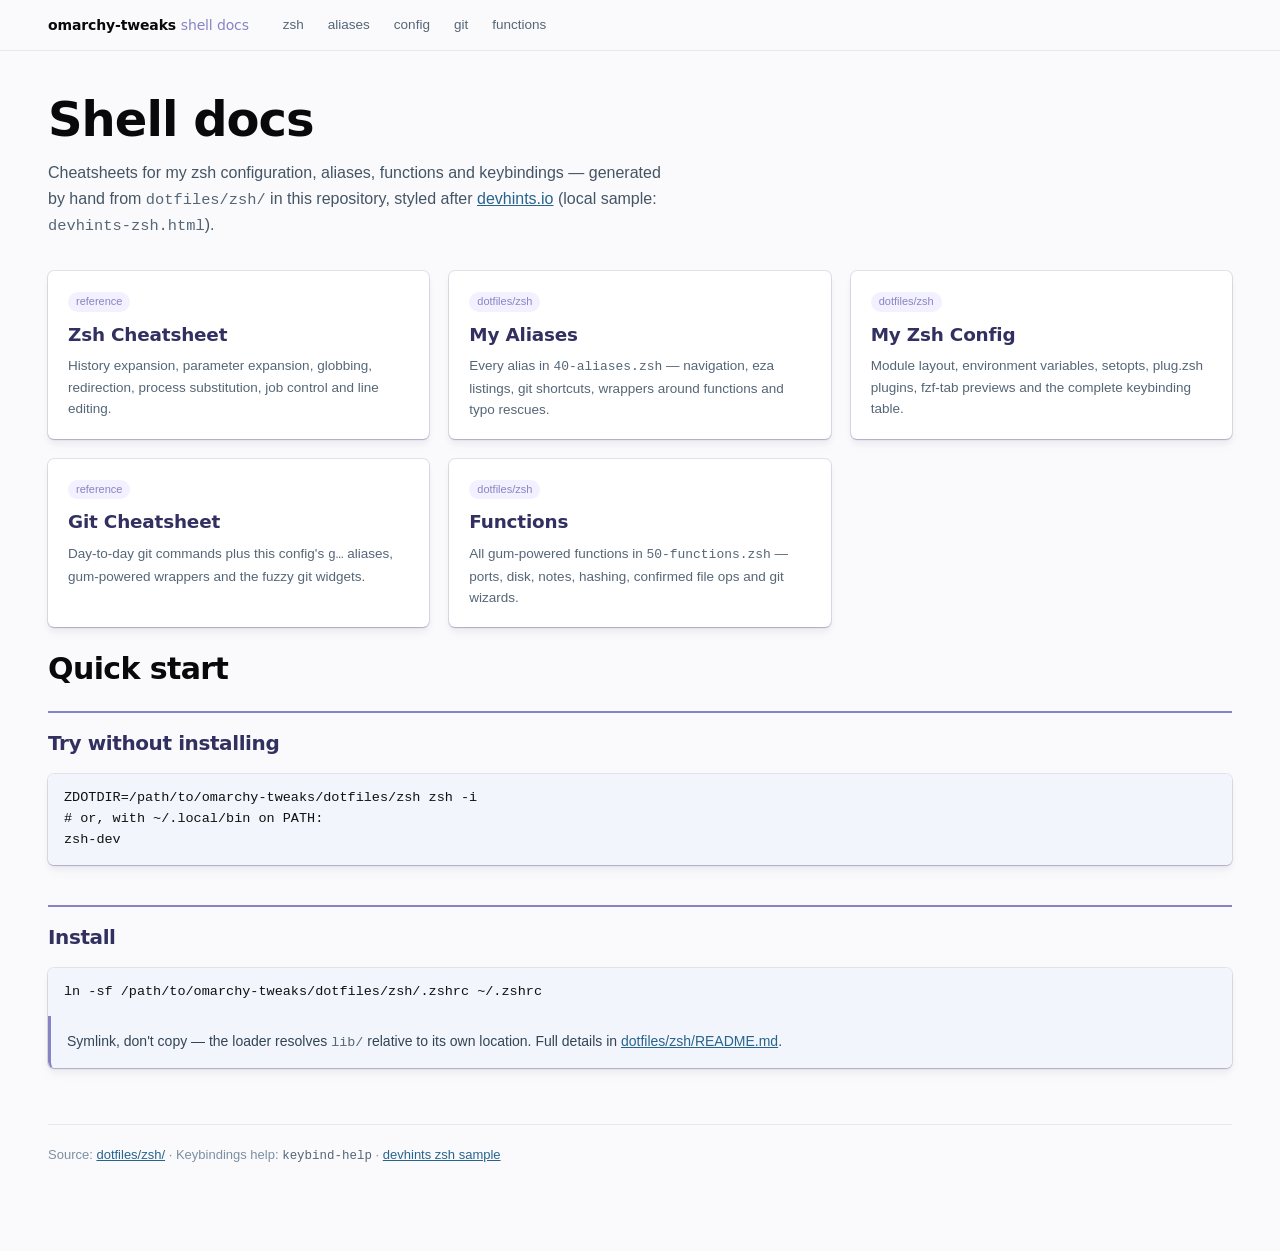
<file: docs/index.html>
<!doctype html>
<html lang="en">
<head>
  <meta charset="utf-8">
  <meta name="viewport" content="width=device-width, initial-scale=1">
  <title>omarchy-tweaks — shell docs</title>
  <link rel="stylesheet" href="assets/style.css">
</head>
<body>
  <nav class="topnav">
    <div class="nav-inner">
      <a class="brand" href="index.html">omarchy-tweaks <span>shell docs</span></a>
      <div class="nav-links">
        <a href="zsh-cheatsheet.html">zsh</a>
        <a href="aliases.html">aliases</a>
        <a href="zsh-config.html">config</a>
        <a href="git-cheatsheet.html">git</a>
        <a href="functions.html">functions</a>
      </div>
    </div>
  </nav>

  <div class="sheet">
    <header class="page-head">
      <h1>Shell <span class="title">docs</span></h1>
      <p class="lede">
        Cheatsheets for my zsh configuration, aliases, functions and keybindings —
        generated by hand from <code>dotfiles/zsh/</code> in this repository, styled
        after <a href="https://devhints.io/zsh">devhints.io</a>
        (local sample: <code>devhints-zsh.html</code>).
      </p>
    </header>

    <main class="post-content">
      <div class="card-grid">
        <a class="card" href="zsh-cheatsheet.html">
          <span class="tag">reference</span>
          <h2>Zsh Cheatsheet</h2>
          <p>History expansion, parameter expansion, globbing, redirection,
             process substitution, job control and line editing.</p>
        </a>
        <a class="card" href="aliases.html">
          <span class="tag">dotfiles/zsh</span>
          <h2>My Aliases</h2>
          <p>Every alias in <code>40-aliases.zsh</code> — navigation, eza listings,
             git shortcuts, wrappers around functions and typo rescues.</p>
        </a>
        <a class="card" href="zsh-config.html">
          <span class="tag">dotfiles/zsh</span>
          <h2>My Zsh Config</h2>
          <p>Module layout, environment variables, setopts, plug.zsh plugins,
             fzf-tab previews and the complete keybinding table.</p>
        </a>
        <a class="card" href="git-cheatsheet.html">
          <span class="tag">reference</span>
          <h2>Git Cheatsheet</h2>
          <p>Day-to-day git commands plus this config's <code>g…</code> aliases,
             gum-powered wrappers and the fuzzy git widgets.</p>
        </a>
        <a class="card" href="functions.html">
          <span class="tag">dotfiles/zsh</span>
          <h2>Functions</h2>
          <p>All gum-powered functions in <code>50-functions.zsh</code> —
             ports, disk, notes, hashing, confirmed file ops and git wizards.</p>
        </a>
      </div>
    </main>

    <section class="h2-section">
      <h2 id="quick-start">Quick start<a class="anchor" href="#quick-start">#</a></h2>
      <div class="body h3-section-list">
        <section class="h3-section">
          <h3 id="try-without-installing">Try without installing<a class="anchor" href="#try-without-installing">#</a></h3>
          <div class="body">
            <pre><code>ZDOTDIR=/path/to/omarchy-tweaks/dotfiles/zsh zsh -i
# or, with ~/.local/bin on PATH:
zsh-dev</code></pre>
          </div>
        </section>
        <section class="h3-section">
          <h3 id="install">Install<a class="anchor" href="#install">#</a></h3>
          <div class="body">
            <pre><code>ln -sf /path/to/omarchy-tweaks/dotfiles/zsh/.zshrc ~/.zshrc</code></pre>
            <p class="note">
              Symlink, don't copy — the loader resolves <code>lib/</code> relative to
              its own location. Full details in
              <a href="../dotfiles/zsh/README.md">dotfiles/zsh/README.md</a>.
            </p>
          </div>
        </section>
      </div>
    </section>

    <footer class="page-foot">
      <p>Source: <a href="../dotfiles/zsh/">dotfiles/zsh/</a> ·
         Keybindings help: <code>keybind-help</code> ·
         <a href="../devhints-zsh.html">devhints zsh sample</a></p>
    </footer>
  </div>
</body>
</html>
</file>
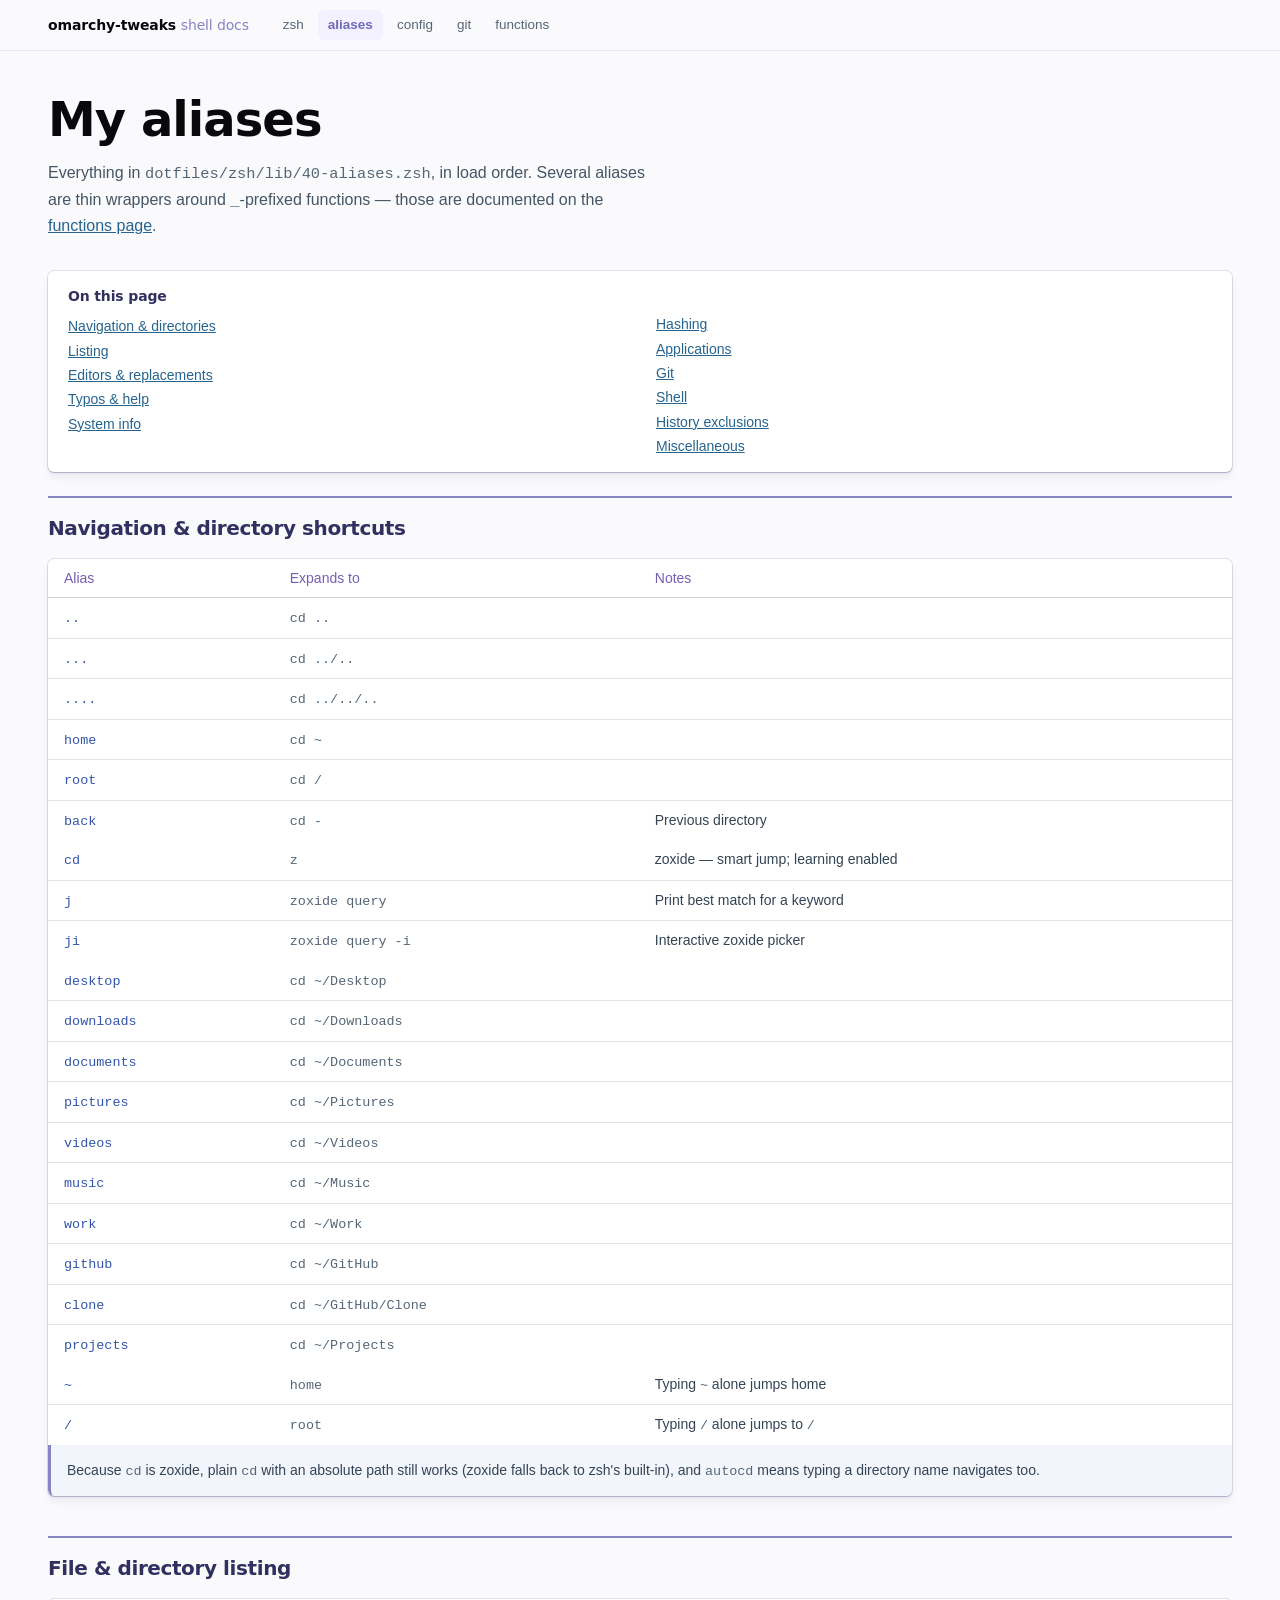
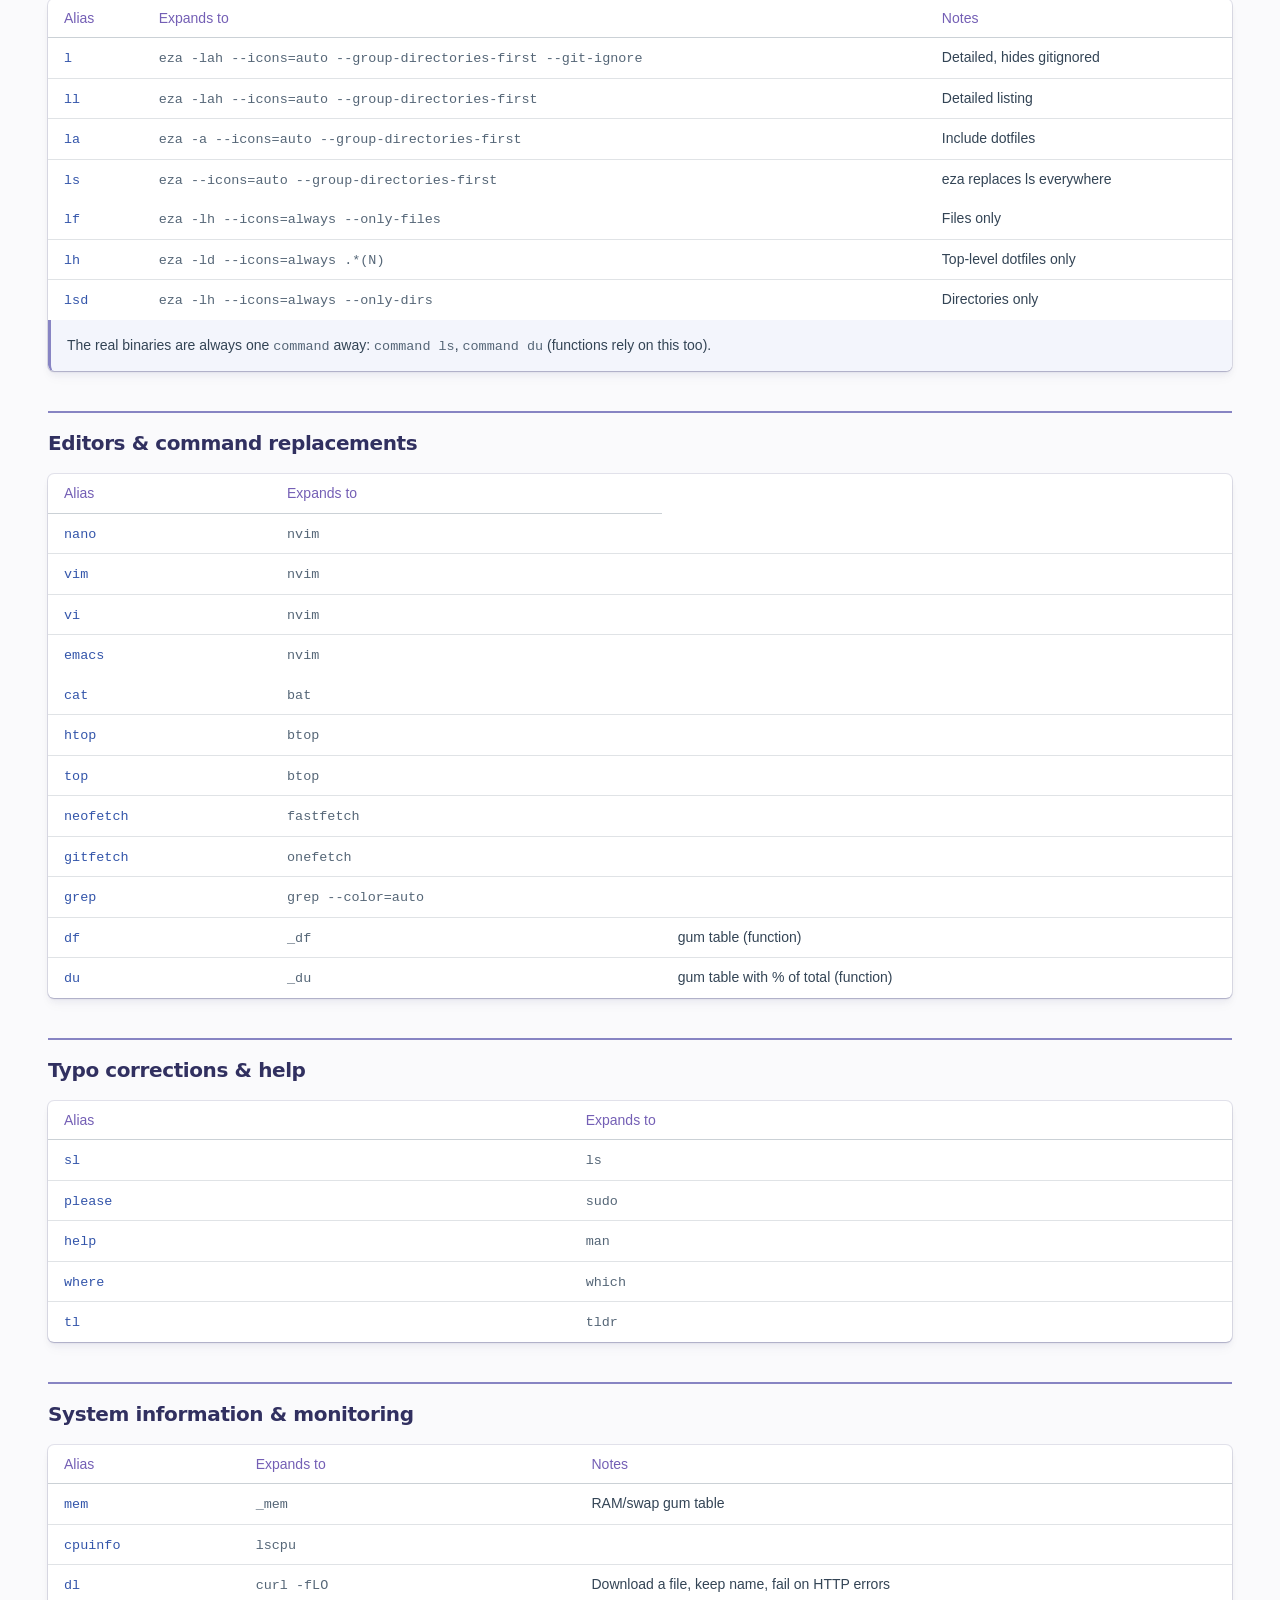
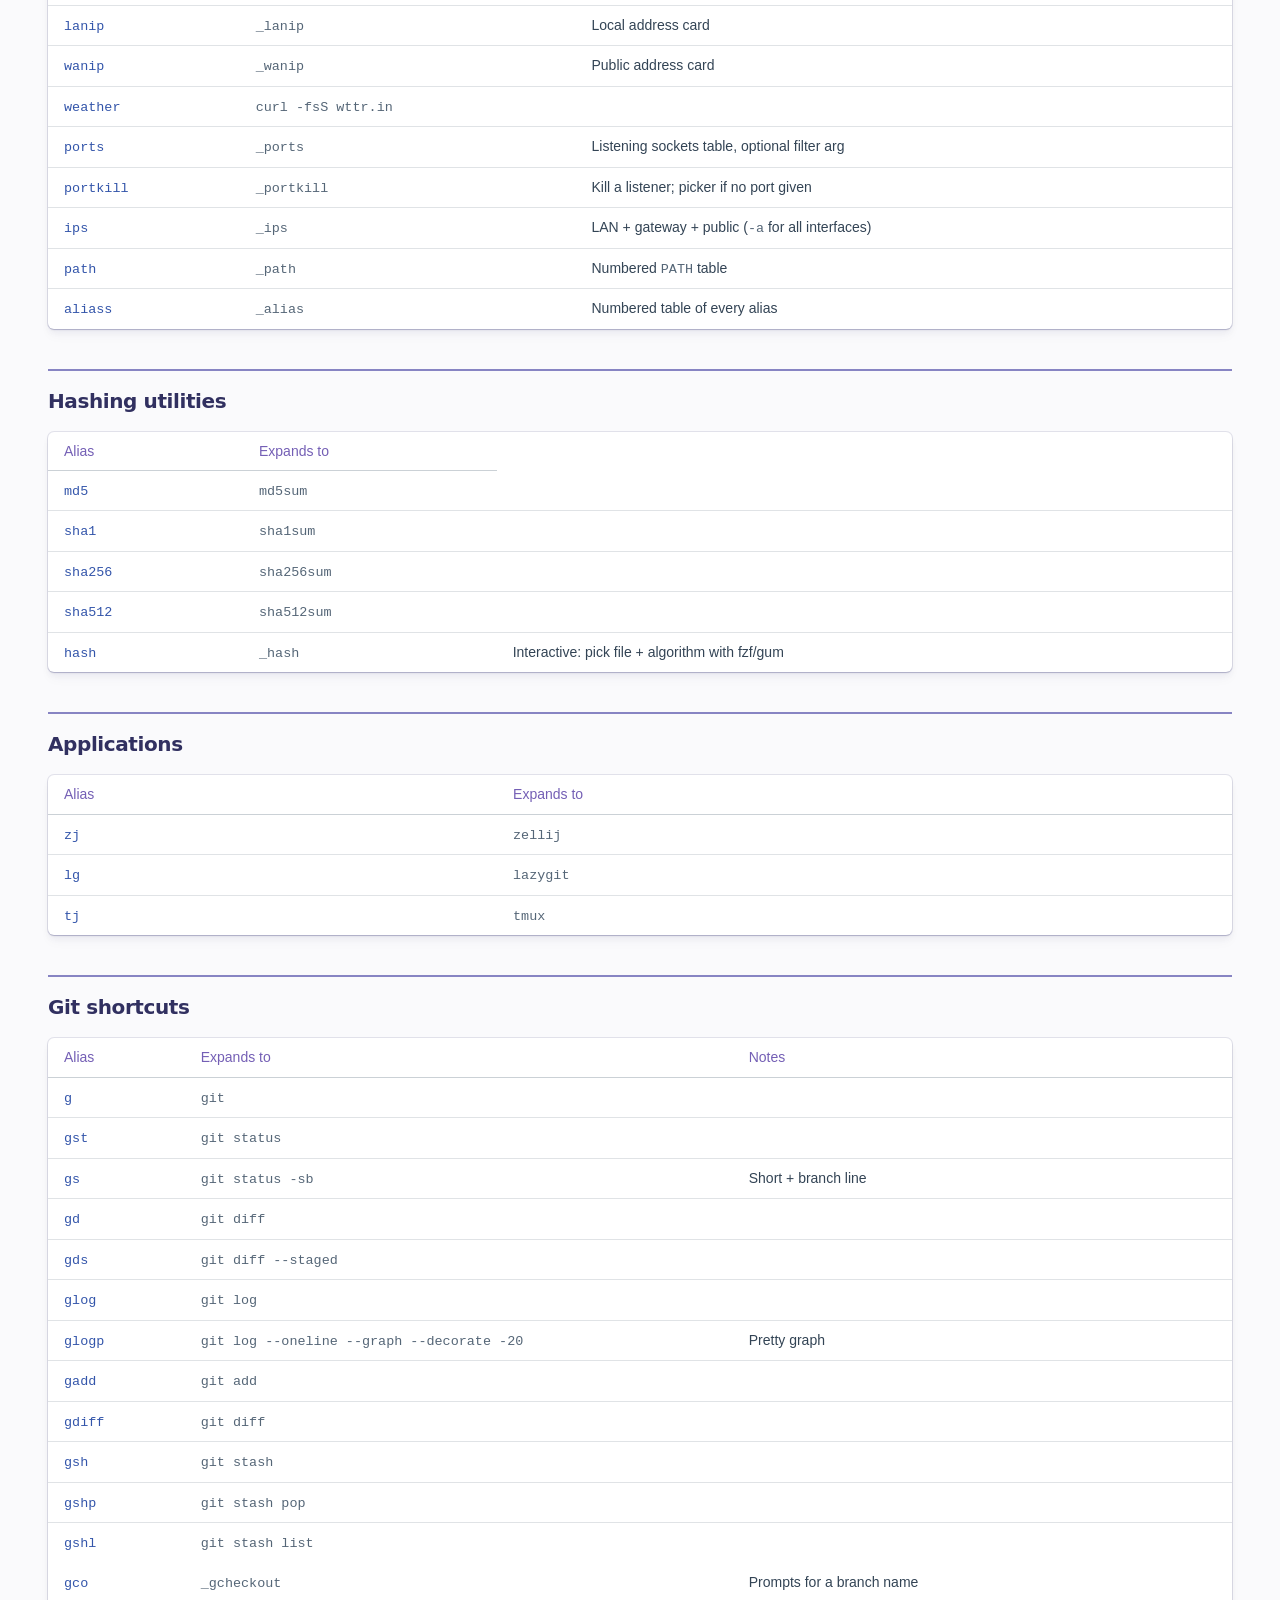
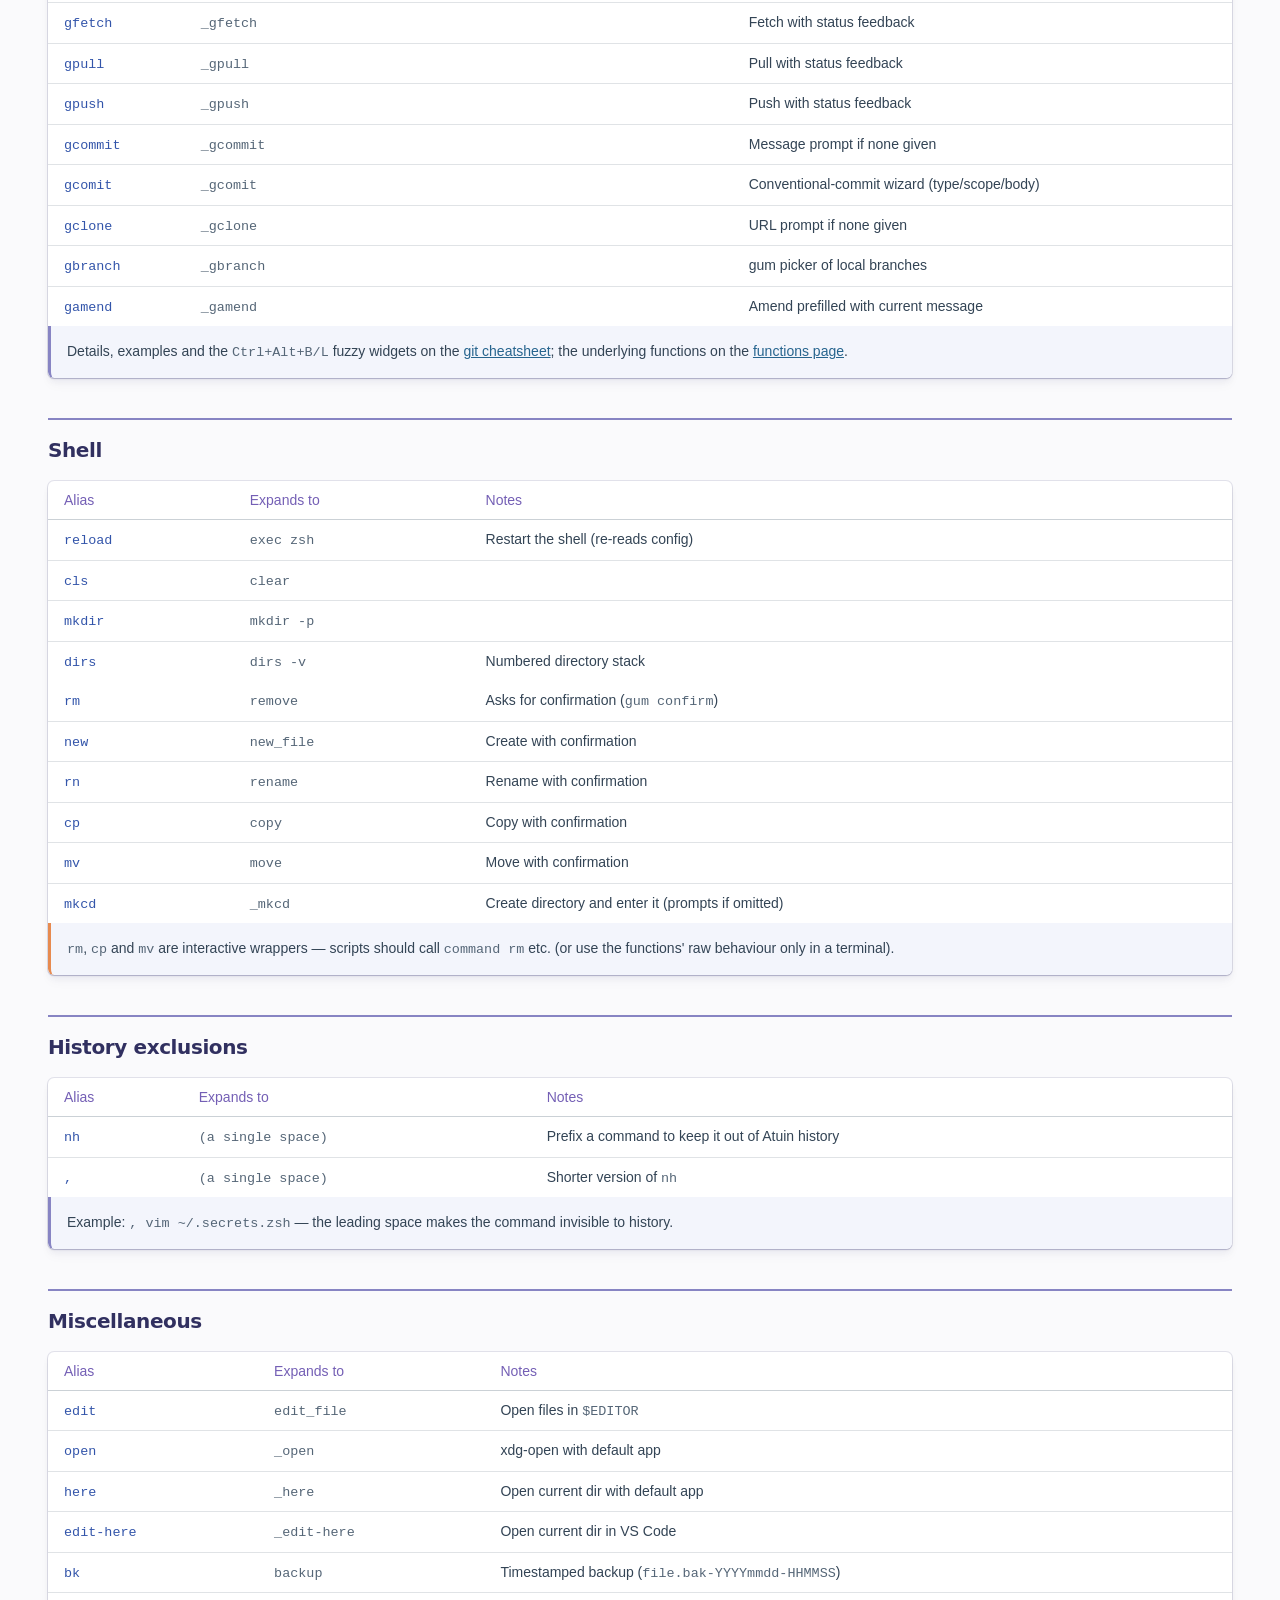
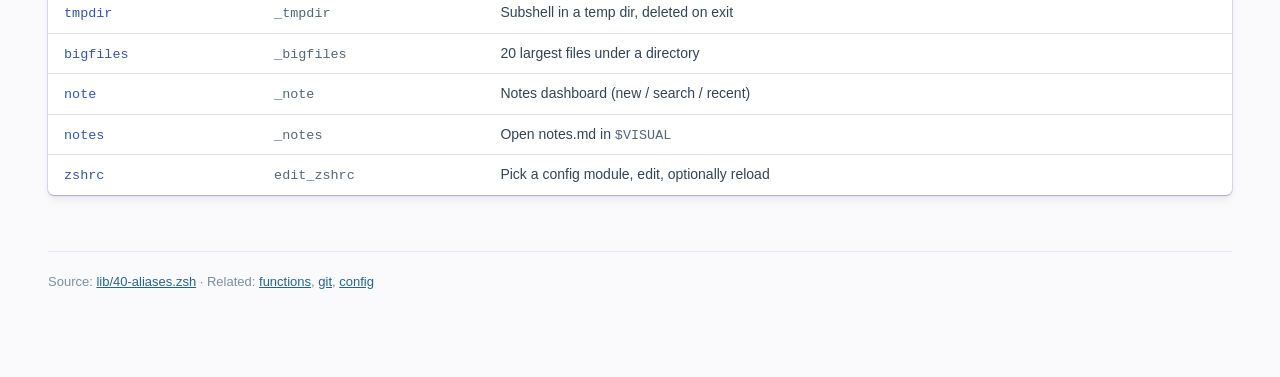
<file: docs/aliases.html>
<!doctype html>
<html lang="en">
<head>
  <meta charset="utf-8">
  <meta name="viewport" content="width=device-width, initial-scale=1">
  <title>my aliases — omarchy-tweaks</title>
  <link rel="stylesheet" href="assets/style.css">
</head>
<body>
  <nav class="topnav">
    <div class="nav-inner">
      <a class="brand" href="index.html">omarchy-tweaks <span>shell docs</span></a>
      <div class="nav-links">
        <a href="zsh-cheatsheet.html">zsh</a>
        <a class="active" aria-current="page" href="aliases.html">aliases</a>
        <a href="zsh-config.html">config</a>
        <a href="git-cheatsheet.html">git</a>
        <a href="functions.html">functions</a>
      </div>
    </div>
  </nav>

  <div class="sheet">
    <header class="page-head">
      <h1>My <span class="title">aliases</span></h1>
      <p class="lede">
        Everything in <code>dotfiles/zsh/lib/40-aliases.zsh</code>, in load order.
        Several aliases are thin wrappers around <code>_</code>-prefixed functions —
        those are documented on the <a href="functions.html">functions page</a>.
      </p>
    </header>

    <nav class="toc" aria-label="On this page">
      <strong>On this page</strong>
      <ul>
        <li><a href="#navigation">Navigation &amp; directories</a></li>
        <li><a href="#listing">Listing</a></li>
        <li><a href="#editors">Editors &amp; replacements</a></li>
        <li><a href="#typos">Typos &amp; help</a></li>
        <li><a href="#sysinfo">System info</a></li>
        <li><a href="#hashing">Hashing</a></li>
        <li><a href="#applications">Applications</a></li>
        <li><a href="#git-aliases">Git</a></li>
        <li><a href="#shell">Shell</a></li>
        <li><a href="#history-exclusions">History exclusions</a></li>
        <li><a href="#misc">Miscellaneous</a></li>
      </ul>
    </nav>

    <main class="post-content">
      <section class="h2-section">
        <div class="body h3-section-list">

          <section class="h3-section">
            <h3 id="navigation">Navigation &amp; directory shortcuts<a class="anchor" href="#navigation">#</a></h3>
            <div class="body">
              <table class="-headers">
                <thead><tr><th>Alias</th><th>Expands to</th><th>Notes</th></tr></thead>
                <tbody>
                  <tr><td><code>..</code></td><td><code>cd ..</code></td><td></td></tr>
                  <tr><td><code>...</code></td><td><code>cd ../..</code></td><td></td></tr>
                  <tr><td><code>....</code></td><td><code>cd ../../..</code></td><td></td></tr>
                  <tr><td><code>home</code></td><td><code>cd ~</code></td><td></td></tr>
                  <tr><td><code>root</code></td><td><code>cd /</code></td><td></td></tr>
                  <tr><td><code>back</code></td><td><code>cd -</code></td><td>Previous directory</td></tr>
                </tbody>
                <tbody>
                  <tr><td><code>cd</code></td><td><code>z</code></td><td>zoxide — smart jump; learning enabled</td></tr>
                  <tr><td><code>j</code></td><td><code>zoxide query</code></td><td>Print best match for a keyword</td></tr>
                  <tr><td><code>ji</code></td><td><code>zoxide query -i</code></td><td>Interactive zoxide picker</td></tr>
                </tbody>
                <tbody>
                  <tr><td><code>desktop</code></td><td><code>cd ~/Desktop</code></td><td></td></tr>
                  <tr><td><code>downloads</code></td><td><code>cd ~/Downloads</code></td><td></td></tr>
                  <tr><td><code>documents</code></td><td><code>cd ~/Documents</code></td><td></td></tr>
                  <tr><td><code>pictures</code></td><td><code>cd ~/Pictures</code></td><td></td></tr>
                  <tr><td><code>videos</code></td><td><code>cd ~/Videos</code></td><td></td></tr>
                  <tr><td><code>music</code></td><td><code>cd ~/Music</code></td><td></td></tr>
                  <tr><td><code>work</code></td><td><code>cd ~/Work</code></td><td></td></tr>
                  <tr><td><code>github</code></td><td><code>cd ~/GitHub</code></td><td></td></tr>
                  <tr><td><code>clone</code></td><td><code>cd ~/GitHub/Clone</code></td><td></td></tr>
                  <tr><td><code>projects</code></td><td><code>cd ~/Projects</code></td><td></td></tr>
                </tbody>
                <tbody>
                  <tr><td><code>~</code></td><td><code>home</code></td><td>Typing <code>~</code> alone jumps home</td></tr>
                  <tr><td><code>/</code></td><td><code>root</code></td><td>Typing <code>/</code> alone jumps to <code>/</code></td></tr>
                </tbody>
              </table>
              <p class="note">
                Because <code>cd</code> is zoxide, plain <code>cd</code> with an absolute path
                still works (zoxide falls back to zsh's built-in), and
                <code>autocd</code> means typing a directory name navigates too.
              </p>
            </div>
          </section>

          <section class="h3-section">
            <h3 id="listing">File &amp; directory listing<a class="anchor" href="#listing">#</a></h3>
            <div class="body">
              <table class="-headers">
                <thead><tr><th>Alias</th><th>Expands to</th><th>Notes</th></tr></thead>
                <tbody>
                  <tr><td><code>l</code></td><td><code>eza -lah --icons=auto --group-directories-first --git-ignore</code></td><td>Detailed, hides gitignored</td></tr>
                  <tr><td><code>ll</code></td><td><code>eza -lah --icons=auto --group-directories-first</code></td><td>Detailed listing</td></tr>
                  <tr><td><code>la</code></td><td><code>eza -a --icons=auto --group-directories-first</code></td><td>Include dotfiles</td></tr>
                  <tr><td><code>ls</code></td><td><code>eza --icons=auto --group-directories-first</code></td><td>eza replaces ls everywhere</td></tr>
                </tbody>
                <tbody>
                  <tr><td><code>lf</code></td><td><code>eza -lh --icons=always --only-files</code></td><td>Files only</td></tr>
                  <tr><td><code>lh</code></td><td><code>eza -ld --icons=always .*(N)</code></td><td>Top-level dotfiles only</td></tr>
                  <tr><td><code>lsd</code></td><td><code>eza -lh --icons=always --only-dirs</code></td><td>Directories only</td></tr>
                </tbody>
              </table>
              <p class="note">
                The real binaries are always one <code>command</code> away:
                <code>command ls</code>, <code>command du</code> (functions rely on this too).
              </p>
            </div>
          </section>

          <section class="h3-section">
            <h3 id="editors">Editors &amp; command replacements<a class="anchor" href="#editors">#</a></h3>
            <div class="body">
              <table class="-headers">
                <thead><tr><th>Alias</th><th>Expands to</th></tr></thead>
                <tbody>
                  <tr><td><code>nano</code></td><td><code>nvim</code></td></tr>
                  <tr><td><code>vim</code></td><td><code>nvim</code></td></tr>
                  <tr><td><code>vi</code></td><td><code>nvim</code></td></tr>
                  <tr><td><code>emacs</code></td><td><code>nvim</code></td></tr>
                </tbody>
                <tbody>
                  <tr><td><code>cat</code></td><td><code>bat</code></td></tr>
                  <tr><td><code>htop</code></td><td><code>btop</code></td></tr>
                  <tr><td><code>top</code></td><td><code>btop</code></td></tr>
                  <tr><td><code>neofetch</code></td><td><code>fastfetch</code></td></tr>
                  <tr><td><code>gitfetch</code></td><td><code>onefetch</code></td></tr>
                  <tr><td><code>grep</code></td><td><code>grep --color=auto</code></td></tr>
                  <tr><td><code>df</code></td><td><code>_df</code></td><td>gum table (function)</td></tr>
                  <tr><td><code>du</code></td><td><code>_du</code></td><td>gum table with % of total (function)</td></tr>
                </tbody>
              </table>
            </div>
          </section>

          <section class="h3-section">
            <h3 id="typos">Typo corrections &amp; help<a class="anchor" href="#typos">#</a></h3>
            <div class="body">
              <table class="-headers">
                <thead><tr><th>Alias</th><th>Expands to</th></tr></thead>
                <tbody>
                  <tr><td><code>sl</code></td><td><code>ls</code></td></tr>
                  <tr><td><code>please</code></td><td><code>sudo</code></td></tr>
                  <tr><td><code>help</code></td><td><code>man</code></td></tr>
                  <tr><td><code>where</code></td><td><code>which</code></td></tr>
                  <tr><td><code>tl</code></td><td><code>tldr</code></td></tr>
                </tbody>
              </table>
            </div>
          </section>

          <section class="h3-section">
            <h3 id="sysinfo">System information &amp; monitoring<a class="anchor" href="#sysinfo">#</a></h3>
            <div class="body">
              <table class="-headers">
                <thead><tr><th>Alias</th><th>Expands to</th><th>Notes</th></tr></thead>
                <tbody>
                  <tr><td><code>mem</code></td><td><code>_mem</code></td><td>RAM/swap gum table</td></tr>
                  <tr><td><code>cpuinfo</code></td><td><code>lscpu</code></td><td></td></tr>
                  <tr><td><code>dl</code></td><td><code>curl -fLO</code></td><td>Download a file, keep name, fail on HTTP errors</td></tr>
                  <tr><td><code>lanip</code></td><td><code>_lanip</code></td><td>Local address card</td></tr>
                  <tr><td><code>wanip</code></td><td><code>_wanip</code></td><td>Public address card</td></tr>
                  <tr><td><code>weather</code></td><td><code>curl -fsS wttr.in</code></td><td></td></tr>
                  <tr><td><code>ports</code></td><td><code>_ports</code></td><td>Listening sockets table, optional filter arg</td></tr>
                  <tr><td><code>portkill</code></td><td><code>_portkill</code></td><td>Kill a listener; picker if no port given</td></tr>
                  <tr><td><code>ips</code></td><td><code>_ips</code></td><td>LAN + gateway + public (<code>-a</code> for all interfaces)</td></tr>
                  <tr><td><code>path</code></td><td><code>_path</code></td><td>Numbered <code>PATH</code> table</td></tr>
                  <tr><td><code>aliass</code></td><td><code>_alias</code></td><td>Numbered table of every alias</td></tr>
                </tbody>
              </table>
            </div>
          </section>

          <section class="h3-section">
            <h3 id="hashing">Hashing utilities<a class="anchor" href="#hashing">#</a></h3>
            <div class="body">
              <table class="-headers">
                <thead><tr><th>Alias</th><th>Expands to</th></tr></thead>
                <tbody>
                  <tr><td><code>md5</code></td><td><code>md5sum</code></td></tr>
                  <tr><td><code>sha1</code></td><td><code>sha1sum</code></td></tr>
                  <tr><td><code>sha256</code></td><td><code>sha256sum</code></td></tr>
                  <tr><td><code>sha512</code></td><td><code>sha512sum</code></td></tr>
                  <tr><td><code>hash</code></td><td><code>_hash</code></td><td>Interactive: pick file + algorithm with fzf/gum</td></tr>
                </tbody>
              </table>
            </div>
          </section>

          <section class="h3-section">
            <h3 id="applications">Applications<a class="anchor" href="#applications">#</a></h3>
            <div class="body">
              <table class="-headers">
                <thead><tr><th>Alias</th><th>Expands to</th></tr></thead>
                <tbody>
                  <tr><td><code>zj</code></td><td><code>zellij</code></td></tr>
                  <tr><td><code>lg</code></td><td><code>lazygit</code></td></tr>
                  <tr><td><code>tj</code></td><td><code>tmux</code></td></tr>
                </tbody>
              </table>
            </div>
          </section>

          <section class="h3-section">
            <h3 id="git-aliases">Git shortcuts<a class="anchor" href="#git-aliases">#</a></h3>
            <div class="body">
              <table class="-headers">
                <thead><tr><th>Alias</th><th>Expands to</th><th>Notes</th></tr></thead>
                <tbody>
                  <tr><td><code>g</code></td><td><code>git</code></td><td></td></tr>
                  <tr><td><code>gst</code></td><td><code>git status</code></td><td></td></tr>
                  <tr><td><code>gs</code></td><td><code>git status -sb</code></td><td>Short + branch line</td></tr>
                  <tr><td><code>gd</code></td><td><code>git diff</code></td><td></td></tr>
                  <tr><td><code>gds</code></td><td><code>git diff --staged</code></td><td></td></tr>
                  <tr><td><code>glog</code></td><td><code>git log</code></td><td></td></tr>
                  <tr><td><code>glogp</code></td><td><code>git log --oneline --graph --decorate -20</code></td><td>Pretty graph</td></tr>
                  <tr><td><code>gadd</code></td><td><code>git add</code></td><td></td></tr>
                  <tr><td><code>gdiff</code></td><td><code>git diff</code></td><td></td></tr>
                  <tr><td><code>gsh</code></td><td><code>git stash</code></td><td></td></tr>
                  <tr><td><code>gshp</code></td><td><code>git stash pop</code></td><td></td></tr>
                  <tr><td><code>gshl</code></td><td><code>git stash list</code></td><td></td></tr>
                </tbody>
                <tbody>
                  <tr><td><code>gco</code></td><td><code>_gcheckout</code></td><td>Prompts for a branch name</td></tr>
                  <tr><td><code>gfetch</code></td><td><code>_gfetch</code></td><td>Fetch with status feedback</td></tr>
                  <tr><td><code>gpull</code></td><td><code>_gpull</code></td><td>Pull with status feedback</td></tr>
                  <tr><td><code>gpush</code></td><td><code>_gpush</code></td><td>Push with status feedback</td></tr>
                  <tr><td><code>gcommit</code></td><td><code>_gcommit</code></td><td>Message prompt if none given</td></tr>
                  <tr><td><code>gcomit</code></td><td><code>_gcomit</code></td><td>Conventional-commit wizard (type/scope/body)</td></tr>
                  <tr><td><code>gclone</code></td><td><code>_gclone</code></td><td>URL prompt if none given</td></tr>
                  <tr><td><code>gbranch</code></td><td><code>_gbranch</code></td><td>gum picker of local branches</td></tr>
                  <tr><td><code>gamend</code></td><td><code>_gamend</code></td><td>Amend prefilled with current message</td></tr>
                </tbody>
              </table>
              <p class="note">
                Details, examples and the <code>Ctrl+Alt+B/L</code> fuzzy widgets on the
                <a href="git-cheatsheet.html">git cheatsheet</a>; the underlying functions on the
                <a href="functions.html">functions page</a>.
              </p>
            </div>
          </section>

          <section class="h3-section">
            <h3 id="shell">Shell<a class="anchor" href="#shell">#</a></h3>
            <div class="body">
              <table class="-headers">
                <thead><tr><th>Alias</th><th>Expands to</th><th>Notes</th></tr></thead>
                <tbody>
                  <tr><td><code>reload</code></td><td><code>exec zsh</code></td><td>Restart the shell (re-reads config)</td></tr>
                  <tr><td><code>cls</code></td><td><code>clear</code></td><td></td></tr>
                  <tr><td><code>mkdir</code></td><td><code>mkdir -p</code></td><td></td></tr>
                  <tr><td><code>dirs</code></td><td><code>dirs -v</code></td><td>Numbered directory stack</td></tr>
                </tbody>
                <tbody>
                  <tr><td><code>rm</code></td><td><code>remove</code></td><td>Asks for confirmation (<code>gum confirm</code>)</td></tr>
                  <tr><td><code>new</code></td><td><code>new_file</code></td><td>Create with confirmation</td></tr>
                  <tr><td><code>rn</code></td><td><code>rename</code></td><td>Rename with confirmation</td></tr>
                  <tr><td><code>cp</code></td><td><code>copy</code></td><td>Copy with confirmation</td></tr>
                  <tr><td><code>mv</code></td><td><code>move</code></td><td>Move with confirmation</td></tr>
                  <tr><td><code>mkcd</code></td><td><code>_mkcd</code></td><td>Create directory and enter it (prompts if omitted)</td></tr>
                </tbody>
              </table>
              <p class="note warn">
                <code>rm</code>, <code>cp</code> and <code>mv</code> are interactive wrappers —
                scripts should call <code>command rm</code> etc. (or use the functions' raw
                behaviour only in a terminal).
              </p>
            </div>
          </section>

          <section class="h3-section">
            <h3 id="history-exclusions">History exclusions<a class="anchor" href="#history-exclusions">#</a></h3>
            <div class="body">
              <table class="-headers">
                <thead><tr><th>Alias</th><th>Expands to</th><th>Notes</th></tr></thead>
                <tbody>
                  <tr><td><code>nh</code></td><td><code>(a single space)</code></td><td>Prefix a command to keep it out of Atuin history</td></tr>
                  <tr><td><code>,</code></td><td><code>(a single space)</code></td><td>Shorter version of <code>nh</code></td></tr>
                </tbody>
              </table>
              <p class="note">
                Example: <code>, vim ~/.secrets.zsh</code> — the leading space makes the
                command invisible to history.
              </p>
            </div>
          </section>

          <section class="h3-section">
            <h3 id="misc">Miscellaneous<a class="anchor" href="#misc">#</a></h3>
            <div class="body">
              <table class="-headers">
                <thead><tr><th>Alias</th><th>Expands to</th><th>Notes</th></tr></thead>
                <tbody>
                  <tr><td><code>edit</code></td><td><code>edit_file</code></td><td>Open files in <code>$EDITOR</code></td></tr>
                  <tr><td><code>open</code></td><td><code>_open</code></td><td>xdg-open with default app</td></tr>
                  <tr><td><code>here</code></td><td><code>_here</code></td><td>Open current dir with default app</td></tr>
                  <tr><td><code>edit-here</code></td><td><code>_edit-here</code></td><td>Open current dir in VS Code</td></tr>
                  <tr><td><code>bk</code></td><td><code>backup</code></td><td>Timestamped backup (<code>file.bak-YYYYmmdd-HHMMSS</code>)</td></tr>
                  <tr><td><code>tmpdir</code></td><td><code>_tmpdir</code></td><td>Subshell in a temp dir, deleted on exit</td></tr>
                  <tr><td><code>bigfiles</code></td><td><code>_bigfiles</code></td><td>20 largest files under a directory</td></tr>
                  <tr><td><code>note</code></td><td><code>_note</code></td><td>Notes dashboard (new / search / recent)</td></tr>
                  <tr><td><code>notes</code></td><td><code>_notes</code></td><td>Open notes.md in <code>$VISUAL</code></td></tr>
                  <tr><td><code>zshrc</code></td><td><code>edit_zshrc</code></td><td>Pick a config module, edit, optionally reload</td></tr>
                </tbody>
              </table>
            </div>
          </section>

        </div>
      </section>
    </main>

    <footer class="page-foot">
      <p>Source: <a href="../dotfiles/zsh/lib/40-aliases.zsh">lib/40-aliases.zsh</a> ·
         Related: <a href="functions.html">functions</a>,
         <a href="git-cheatsheet.html">git</a>,
         <a href="zsh-config.html">config</a></p>
    </footer>
  </div>
</body>
</html>
</file>
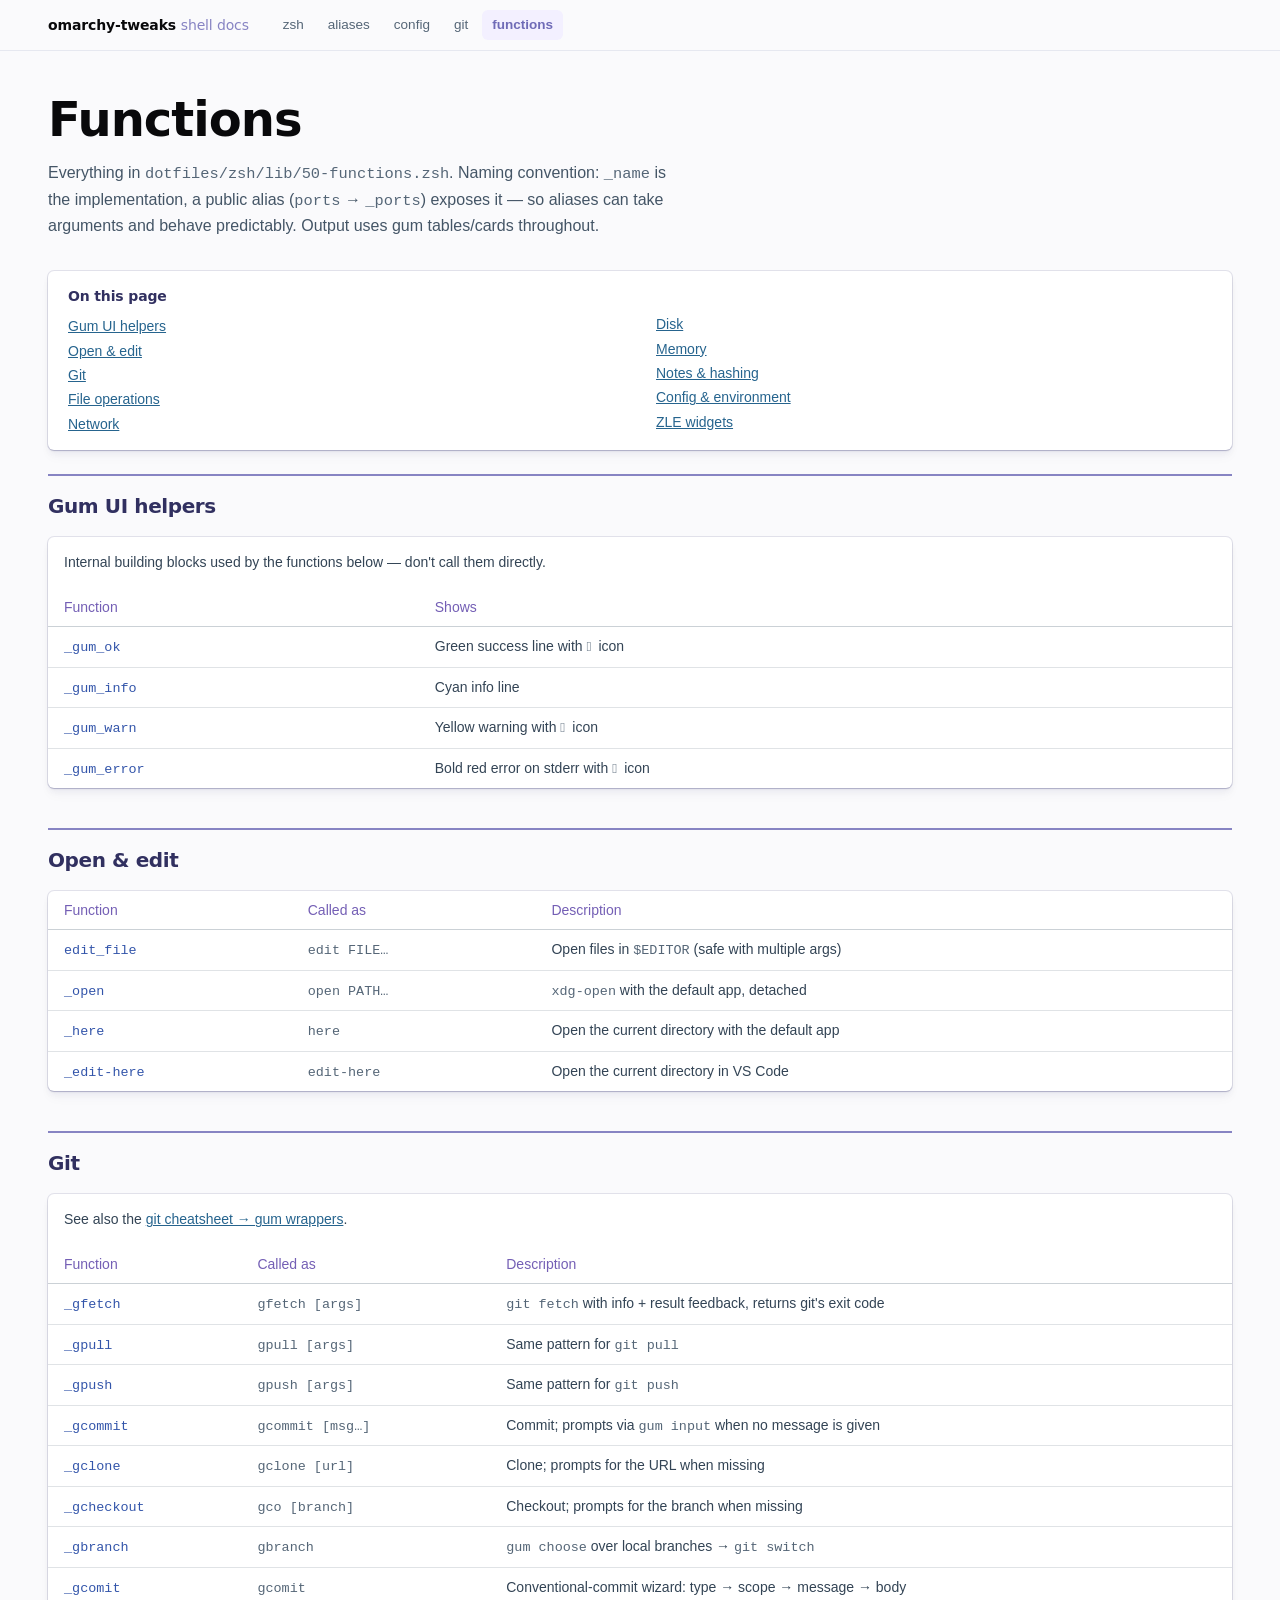
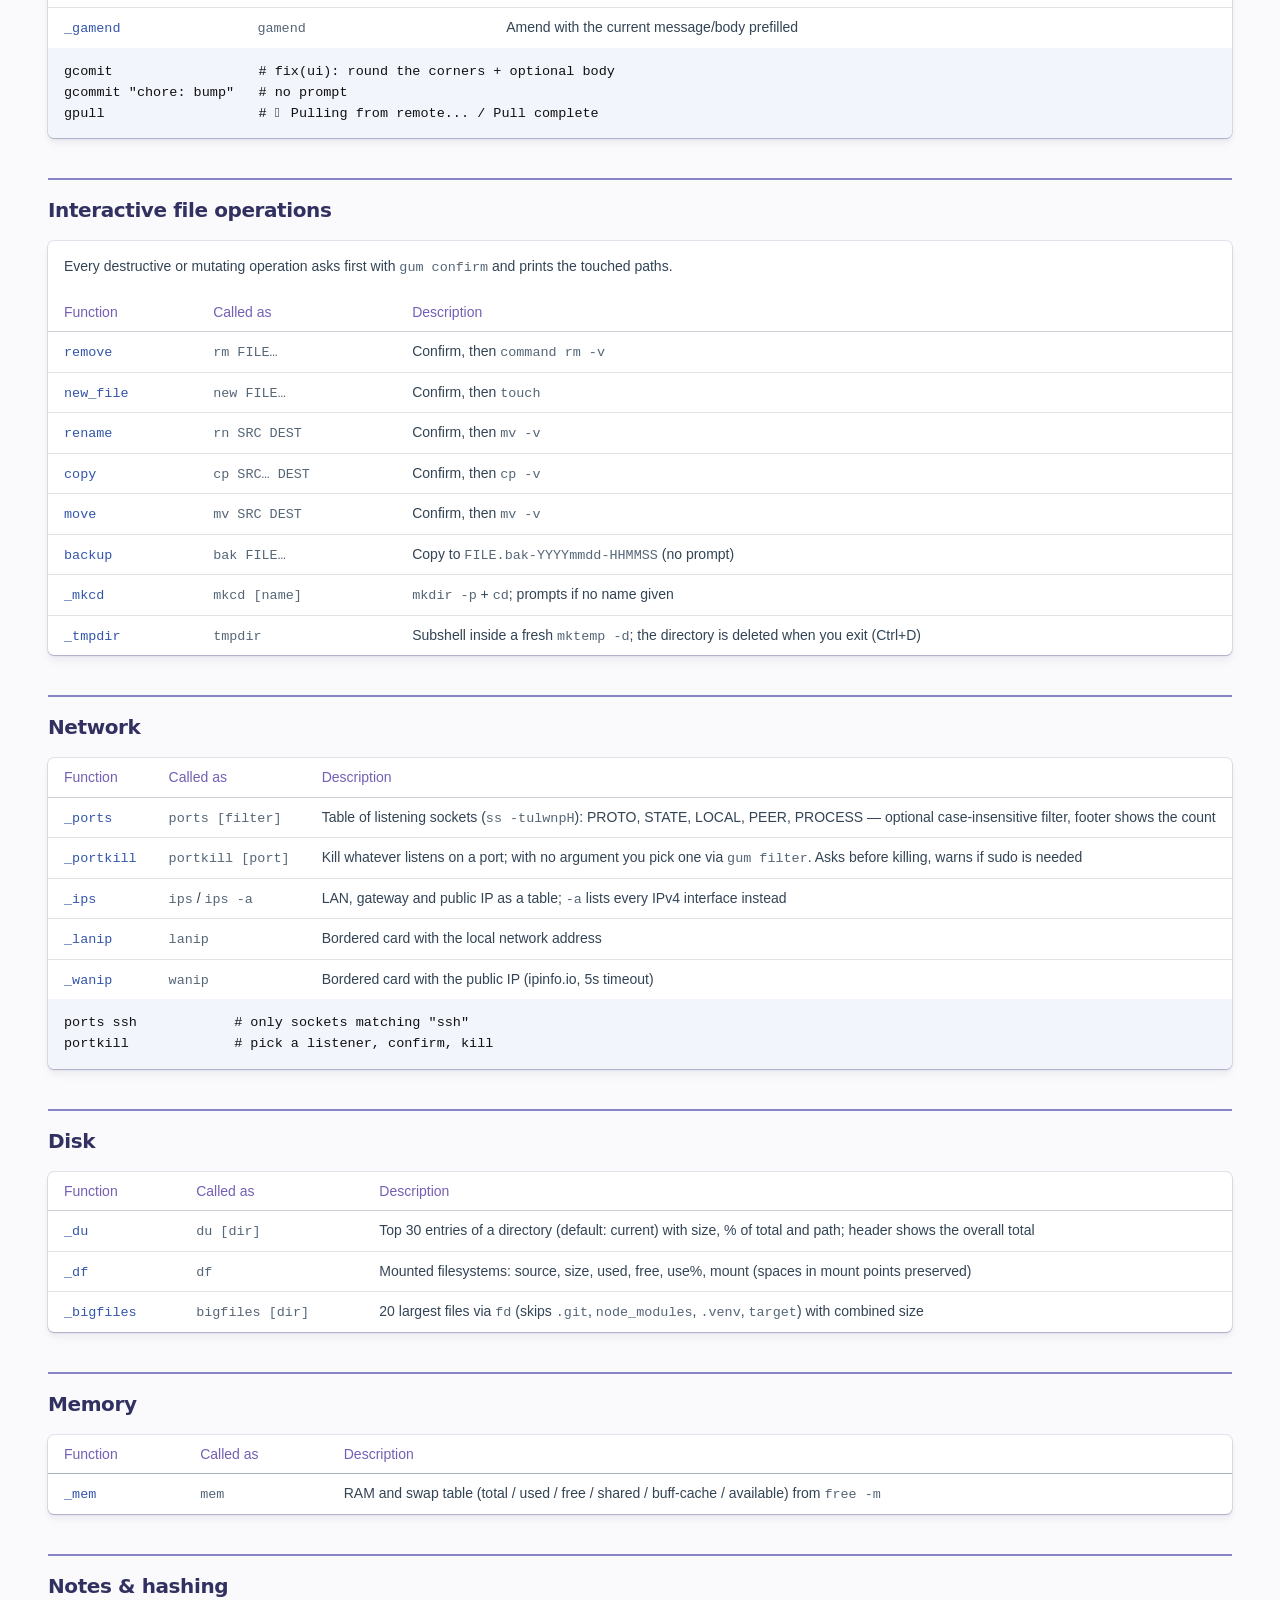
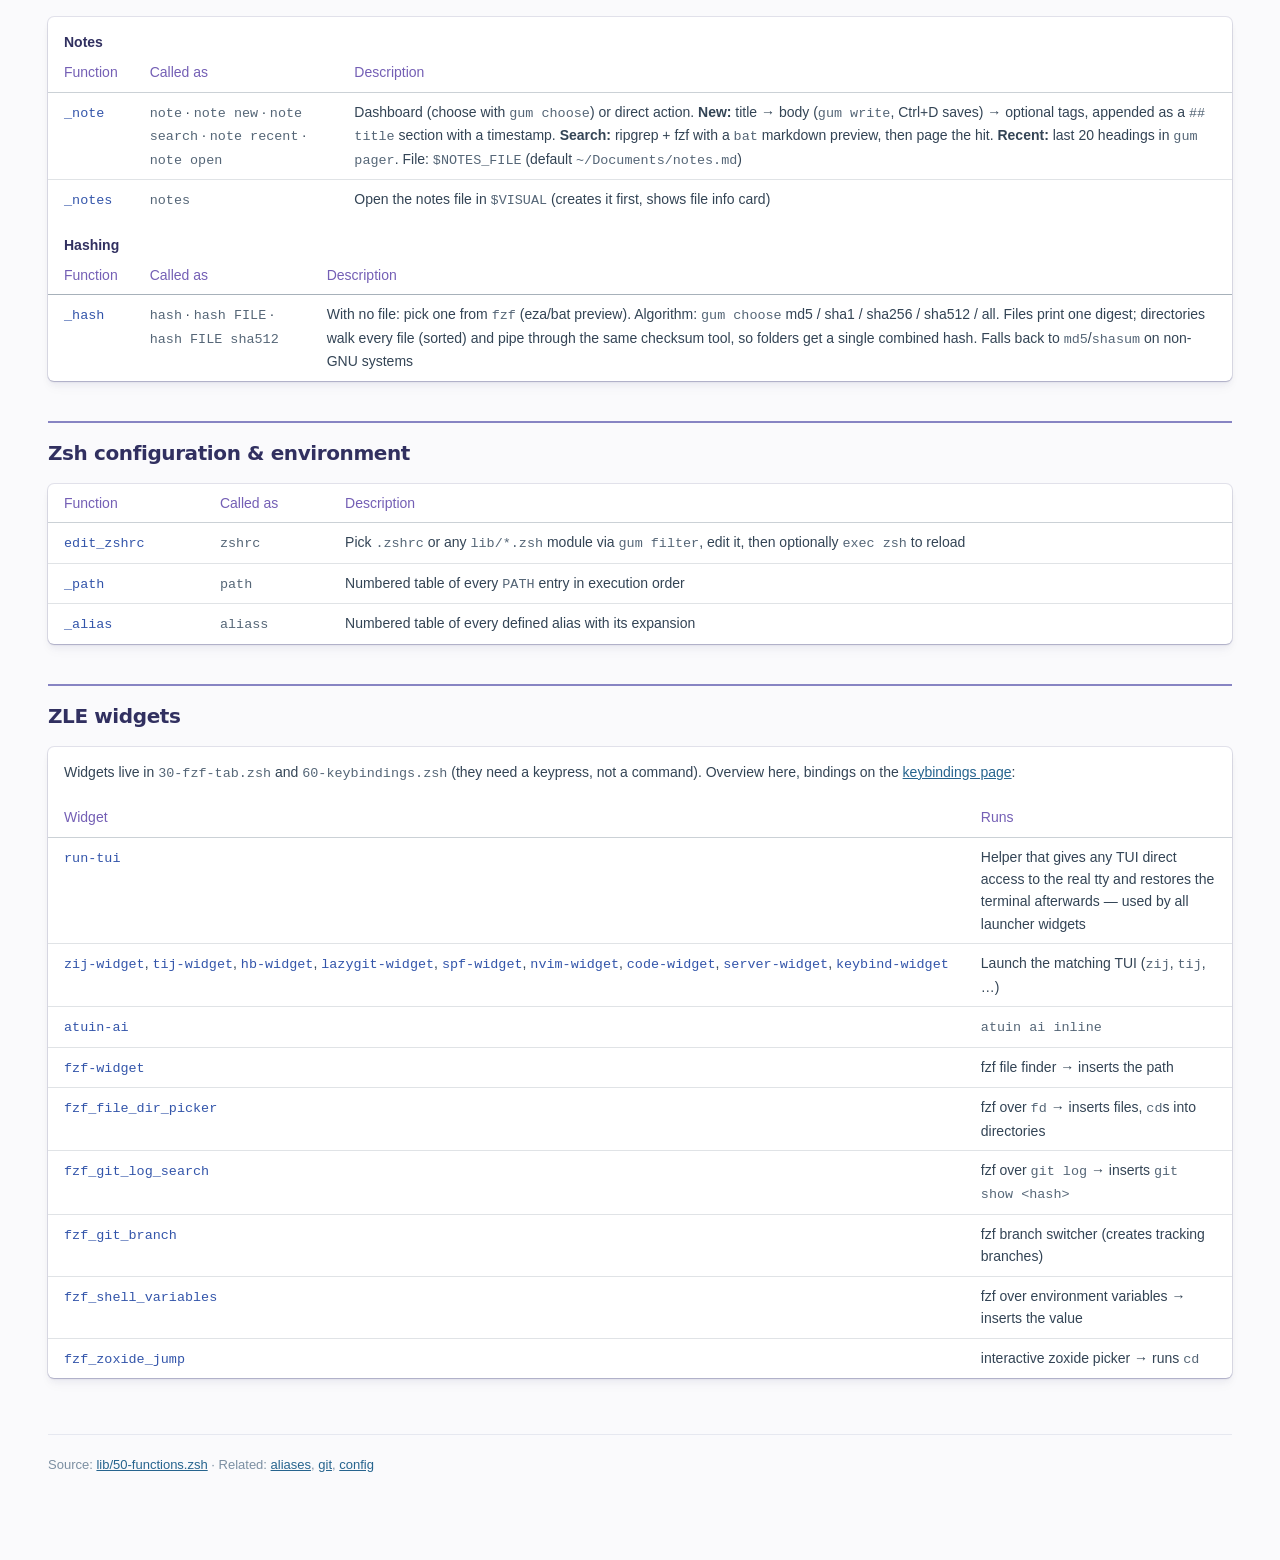
<file: docs/functions.html>
<!doctype html>
<html lang="en">
<head>
  <meta charset="utf-8">
  <meta name="viewport" content="width=device-width, initial-scale=1">
  <title>functions — omarchy-tweaks</title>
  <link rel="stylesheet" href="assets/style.css">
</head>
<body>
  <nav class="topnav">
    <div class="nav-inner">
      <a class="brand" href="index.html">omarchy-tweaks <span>shell docs</span></a>
      <div class="nav-links">
        <a href="zsh-cheatsheet.html">zsh</a>
        <a href="aliases.html">aliases</a>
        <a href="zsh-config.html">config</a>
        <a href="git-cheatsheet.html">git</a>
        <a class="active" aria-current="page" href="functions.html">functions</a>
      </div>
    </div>
  </nav>

  <div class="sheet">
    <header class="page-head">
      <h1><span class="title">Functions</span></h1>
      <p class="lede">
        Everything in <code>dotfiles/zsh/lib/50-functions.zsh</code>.
        Naming convention: <code>_name</code> is the implementation, a public alias
        (<code>ports</code> → <code>_ports</code>) exposes it — so aliases can take
        arguments and behave predictably. Output uses gum tables/cards throughout.
      </p>
    </header>

    <nav class="toc" aria-label="On this page">
      <strong>On this page</strong>
      <ul>
        <li><a href="#helpers">Gum UI helpers</a></li>
        <li><a href="#open-edit">Open &amp; edit</a></li>
        <li><a href="#git">Git</a></li>
        <li><a href="#file-ops">File operations</a></li>
        <li><a href="#network">Network</a></li>
        <li><a href="#disk">Disk</a></li>
        <li><a href="#memory">Memory</a></li>
        <li><a href="#notes-hash">Notes &amp; hashing</a></li>
        <li><a href="#config-env">Config &amp; environment</a></li>
        <li><a href="#widgets">ZLE widgets</a></li>
      </ul>
    </nav>

    <main class="post-content">
      <section class="h2-section">
        <div class="body h3-section-list">

          <section class="h3-section">
            <h3 id="helpers">Gum UI helpers<a class="anchor" href="#helpers">#</a></h3>
            <div class="body">
              <p>Internal building blocks used by the functions below — don't call them directly.</p>
              <table class="-headers">
                <thead><tr><th>Function</th><th>Shows</th></tr></thead>
                <tbody>
                  <tr><td><code>_gum_ok</code></td><td>Green success line with <code>󰄬</code> icon</td></tr>
                  <tr><td><code>_gum_info</code></td><td>Cyan info line</td></tr>
                  <tr><td><code>_gum_warn</code></td><td>Yellow warning with <code>󰀦</code> icon</td></tr>
                  <tr><td><code>_gum_error</code></td><td>Bold red error on stderr with <code>󰅚</code> icon</td></tr>
                </tbody>
              </table>
            </div>
          </section>

          <section class="h3-section">
            <h3 id="open-edit">Open &amp; edit<a class="anchor" href="#open-edit">#</a></h3>
            <div class="body">
              <table class="-headers">
                <thead><tr><th>Function</th><th>Called as</th><th>Description</th></tr></thead>
                <tbody>
                  <tr>
                    <td><code>edit_file</code></td><td><code>edit FILE…</code></td>
                    <td>Open files in <code>$EDITOR</code> (safe with multiple args)</td>
                  </tr>
                  <tr>
                    <td><code>_open</code></td><td><code>open PATH…</code></td>
                    <td><code>xdg-open</code> with the default app, detached</td>
                  </tr>
                  <tr>
                    <td><code>_here</code></td><td><code>here</code></td>
                    <td>Open the current directory with the default app</td>
                  </tr>
                  <tr>
                    <td><code>_edit-here</code></td><td><code>edit-here</code></td>
                    <td>Open the current directory in VS Code</td>
                  </tr>
                </tbody>
              </table>
            </div>
          </section>

          <section class="h3-section">
            <h3 id="git">Git<a class="anchor" href="#git">#</a></h3>
            <div class="body">
              <p>See also the <a href="git-cheatsheet.html#wrappers">git cheatsheet → gum wrappers</a>.</p>
              <table class="-headers">
                <thead><tr><th>Function</th><th>Called as</th><th>Description</th></tr></thead>
                <tbody>
                  <tr><td><code>_gfetch</code></td><td><code>gfetch [args]</code></td><td><code>git fetch</code> with info + result feedback, returns git's exit code</td></tr>
                  <tr><td><code>_gpull</code></td><td><code>gpull [args]</code></td><td>Same pattern for <code>git pull</code></td></tr>
                  <tr><td><code>_gpush</code></td><td><code>gpush [args]</code></td><td>Same pattern for <code>git push</code></td></tr>
                  <tr><td><code>_gcommit</code></td><td><code>gcommit [msg…]</code></td><td>Commit; prompts via <code>gum input</code> when no message is given</td></tr>
                  <tr><td><code>_gclone</code></td><td><code>gclone [url]</code></td><td>Clone; prompts for the URL when missing</td></tr>
                  <tr><td><code>_gcheckout</code></td><td><code>gco [branch]</code></td><td>Checkout; prompts for the branch when missing</td></tr>
                  <tr><td><code>_gbranch</code></td><td><code>gbranch</code></td><td><code>gum choose</code> over local branches → <code>git switch</code></td></tr>
                  <tr><td><code>_gcomit</code></td><td><code>gcomit</code></td><td>Conventional-commit wizard: type → scope → message → body</td></tr>
                  <tr><td><code>_gamend</code></td><td><code>gamend</code></td><td>Amend with the current message/body prefilled</td></tr>
                </tbody>
              </table>
              <pre><code>gcomit                  # fix(ui): round the corners + optional body
gcommit "chore: bump"   # no prompt
gpull                   # 󰊢 Pulling from remote... / Pull complete</code></pre>
            </div>
          </section>

          <section class="h3-section">
            <h3 id="file-ops">Interactive file operations<a class="anchor" href="#file-ops">#</a></h3>
            <div class="body">
              <p>Every destructive or mutating operation asks first with <code>gum confirm</code> and prints the touched paths.</p>
              <table class="-headers">
                <thead><tr><th>Function</th><th>Called as</th><th>Description</th></tr></thead>
                <tbody>
                  <tr><td><code>remove</code></td><td><code>rm FILE…</code></td><td>Confirm, then <code>command rm -v</code></td></tr>
                  <tr><td><code>new_file</code></td><td><code>new FILE…</code></td><td>Confirm, then <code>touch</code></td></tr>
                  <tr><td><code>rename</code></td><td><code>rn SRC DEST</code></td><td>Confirm, then <code>mv -v</code></td></tr>
                  <tr><td><code>copy</code></td><td><code>cp SRC… DEST</code></td><td>Confirm, then <code>cp -v</code></td></tr>
                  <tr><td><code>move</code></td><td><code>mv SRC DEST</code></td><td>Confirm, then <code>mv -v</code></td></tr>
                  <tr><td><code>backup</code></td><td><code>bak FILE…</code></td><td>Copy to <code>FILE.bak-YYYYmmdd-HHMMSS</code> (no prompt)</td></tr>
                  <tr><td><code>_mkcd</code></td><td><code>mkcd [name]</code></td><td><code>mkdir -p</code> + <code>cd</code>; prompts if no name given</td></tr>
                  <tr><td><code>_tmpdir</code></td><td><code>tmpdir</code></td><td>Subshell inside a fresh <code>mktemp -d</code>; the directory is deleted when you exit (Ctrl+D)</td></tr>
                </tbody>
              </table>
            </div>
          </section>

          <section class="h3-section">
            <h3 id="network">Network<a class="anchor" href="#network">#</a></h3>
            <div class="body">
              <table class="-headers">
                <thead><tr><th>Function</th><th>Called as</th><th>Description</th></tr></thead>
                <tbody>
                  <tr>
                    <td><code>_ports</code></td><td><code>ports [filter]</code></td>
                    <td>Table of listening sockets (<code>ss -tulwnpH</code>): PROTO, STATE, LOCAL, PEER, PROCESS — optional case-insensitive filter, footer shows the count</td>
                  </tr>
                  <tr>
                    <td><code>_portkill</code></td><td><code>portkill [port]</code></td>
                    <td>Kill whatever listens on a port; with no argument you pick one via <code>gum filter</code>. Asks before killing, warns if sudo is needed</td>
                  </tr>
                  <tr>
                    <td><code>_ips</code></td><td><code>ips</code> / <code>ips -a</code></td>
                    <td>LAN, gateway and public IP as a table; <code>-a</code> lists every IPv4 interface instead</td>
                  </tr>
                  <tr>
                    <td><code>_lanip</code></td><td><code>lanip</code></td>
                    <td>Bordered card with the local network address</td>
                  </tr>
                  <tr>
                    <td><code>_wanip</code></td><td><code>wanip</code></td>
                    <td>Bordered card with the public IP (ipinfo.io, 5s timeout)</td>
                  </tr>
                </tbody>
              </table>
              <pre><code>ports ssh            # only sockets matching "ssh"
portkill             # pick a listener, confirm, kill</code></pre>
            </div>
          </section>

          <section class="h3-section">
            <h3 id="disk">Disk<a class="anchor" href="#disk">#</a></h3>
            <div class="body">
              <table class="-headers">
                <thead><tr><th>Function</th><th>Called as</th><th>Description</th></tr></thead>
                <tbody>
                  <tr>
                    <td><code>_du</code></td><td><code>du [dir]</code></td>
                    <td>Top 30 entries of a directory (default: current) with size, % of total and path; header shows the overall total</td>
                  </tr>
                  <tr>
                    <td><code>_df</code></td><td><code>df</code></td>
                    <td>Mounted filesystems: source, size, used, free, use%, mount (spaces in mount points preserved)</td>
                  </tr>
                  <tr>
                    <td><code>_bigfiles</code></td><td><code>bigfiles [dir]</code></td>
                    <td>20 largest files via <code>fd</code> (skips <code>.git</code>, <code>node_modules</code>, <code>.venv</code>, <code>target</code>) with combined size</td>
                  </tr>
                </tbody>
              </table>
            </div>
          </section>

          <section class="h3-section">
            <h3 id="memory">Memory<a class="anchor" href="#memory">#</a></h3>
            <div class="body">
              <table class="-headers">
                <thead><tr><th>Function</th><th>Called as</th><th>Description</th></tr></thead>
                <tbody>
                  <tr>
                    <td><code>_mem</code></td><td><code>mem</code></td>
                    <td>RAM and swap table (total / used / free / shared / buff-cache / available) from <code>free -m</code></td>
                  </tr>
                </tbody>
              </table>
            </div>
          </section>

          <section class="h3-section">
            <h3 id="notes-hash">Notes &amp; hashing<a class="anchor" href="#notes-hash">#</a></h3>
            <div class="body">
              <h4>Notes</h4>
              <table class="-headers">
                <thead><tr><th>Function</th><th>Called as</th><th>Description</th></tr></thead>
                <tbody>
                  <tr>
                    <td><code>_note</code></td><td><code>note</code> · <code>note new</code> · <code>note search</code> · <code>note recent</code> · <code>note open</code></td>
                    <td>
                      Dashboard (choose with <code>gum choose</code>) or direct action.
                      <strong>New:</strong> title → body (<code>gum write</code>, Ctrl+D saves) → optional tags,
                      appended as a <code>## title</code> section with a timestamp.
                      <strong>Search:</strong> ripgrep + fzf with a <code>bat</code> markdown preview, then page the hit.
                      <strong>Recent:</strong> last 20 headings in <code>gum pager</code>.
                      File: <code>$NOTES_FILE</code> (default <code>~/Documents/notes.md</code>)
                    </td>
                  </tr>
                  <tr>
                    <td><code>_notes</code></td><td><code>notes</code></td>
                    <td>Open the notes file in <code>$VISUAL</code> (creates it first, shows file info card)</td>
                  </tr>
                </tbody>
              </table>
              <h4>Hashing</h4>
              <table class="-headers">
                <thead><tr><th>Function</th><th>Called as</th><th>Description</th></tr></thead>
                <tbody>
                  <tr>
                    <td><code>_hash</code></td><td><code>hash</code> · <code>hash FILE</code> · <code>hash FILE sha512</code></td>
                    <td>
                      With no file: pick one from <code>fzf</code> (eza/bat preview).
                      Algorithm: <code>gum choose</code> md5 / sha1 / sha256 / sha512 / all.
                      Files print one digest; directories walk every file (sorted) and pipe through the same
                      checksum tool, so folders get a single combined hash. Falls back to
                      <code>md5</code>/<code>shasum</code> on non-GNU systems
                    </td>
                  </tr>
                </tbody>
              </table>
            </div>
          </section>

          <section class="h3-section">
            <h3 id="config-env">Zsh configuration &amp; environment<a class="anchor" href="#config-env">#</a></h3>
            <div class="body">
              <table class="-headers">
                <thead><tr><th>Function</th><th>Called as</th><th>Description</th></tr></thead>
                <tbody>
                  <tr>
                    <td><code>edit_zshrc</code></td><td><code>zshrc</code></td>
                    <td>Pick <code>.zshrc</code> or any <code>lib/*.zsh</code> module via <code>gum filter</code>,
                        edit it, then optionally <code>exec zsh</code> to reload</td>
                  </tr>
                  <tr>
                    <td><code>_path</code></td><td><code>path</code></td>
                    <td>Numbered table of every <code>PATH</code> entry in execution order</td>
                  </tr>
                  <tr>
                    <td><code>_alias</code></td><td><code>aliass</code></td>
                    <td>Numbered table of every defined alias with its expansion</td>
                  </tr>
                </tbody>
              </table>
            </div>
          </section>

          <section class="h3-section">
            <h3 id="widgets">ZLE widgets<a class="anchor" href="#widgets">#</a></h3>
            <div class="body">
              <p>
                Widgets live in <code>30-fzf-tab.zsh</code> and <code>60-keybindings.zsh</code>
                (they need a keypress, not a command). Overview here, bindings on the
                <a href="zsh-config.html#keybindings">keybindings page</a>:
              </p>
              <table class="-headers">
                <thead><tr><th>Widget</th><th>Runs</th></tr></thead>
                <tbody>
                  <tr><td><code>run-tui</code></td><td>Helper that gives any TUI direct access to the real tty and restores the terminal afterwards — used by all launcher widgets</td></tr>
                  <tr><td><code>zij-widget</code>, <code>tij-widget</code>, <code>hb-widget</code>, <code>lazygit-widget</code>, <code>spf-widget</code>, <code>nvim-widget</code>, <code>code-widget</code>, <code>server-widget</code>, <code>keybind-widget</code></td><td>Launch the matching TUI (<code>zij</code>, <code>tij</code>, …)</td></tr>
                  <tr><td><code>atuin-ai</code></td><td><code>atuin ai inline</code></td></tr>
                  <tr><td><code>fzf-widget</code></td><td>fzf file finder → inserts the path</td></tr>
                  <tr><td><code>fzf_file_dir_picker</code></td><td>fzf over <code>fd</code> → inserts files, <code>cd</code>s into directories</td></tr>
                  <tr><td><code>fzf_git_log_search</code></td><td>fzf over <code>git log</code> → inserts <code>git show &lt;hash&gt;</code></td></tr>
                  <tr><td><code>fzf_git_branch</code></td><td>fzf branch switcher (creates tracking branches)</td></tr>
                  <tr><td><code>fzf_shell_variables</code></td><td>fzf over environment variables → inserts the value</td></tr>
                  <tr><td><code>fzf_zoxide_jump</code></td><td>interactive zoxide picker → runs <code>cd</code></td></tr>
                </tbody>
              </table>
            </div>
          </section>

        </div>
      </section>
    </main>

    <footer class="page-foot">
      <p>Source: <a href="../dotfiles/zsh/lib/50-functions.zsh">lib/50-functions.zsh</a> ·
         Related: <a href="aliases.html">aliases</a>,
         <a href="git-cheatsheet.html">git</a>,
         <a href="zsh-config.html">config</a></p>
    </footer>
  </div>
</body>
</html>
</file>
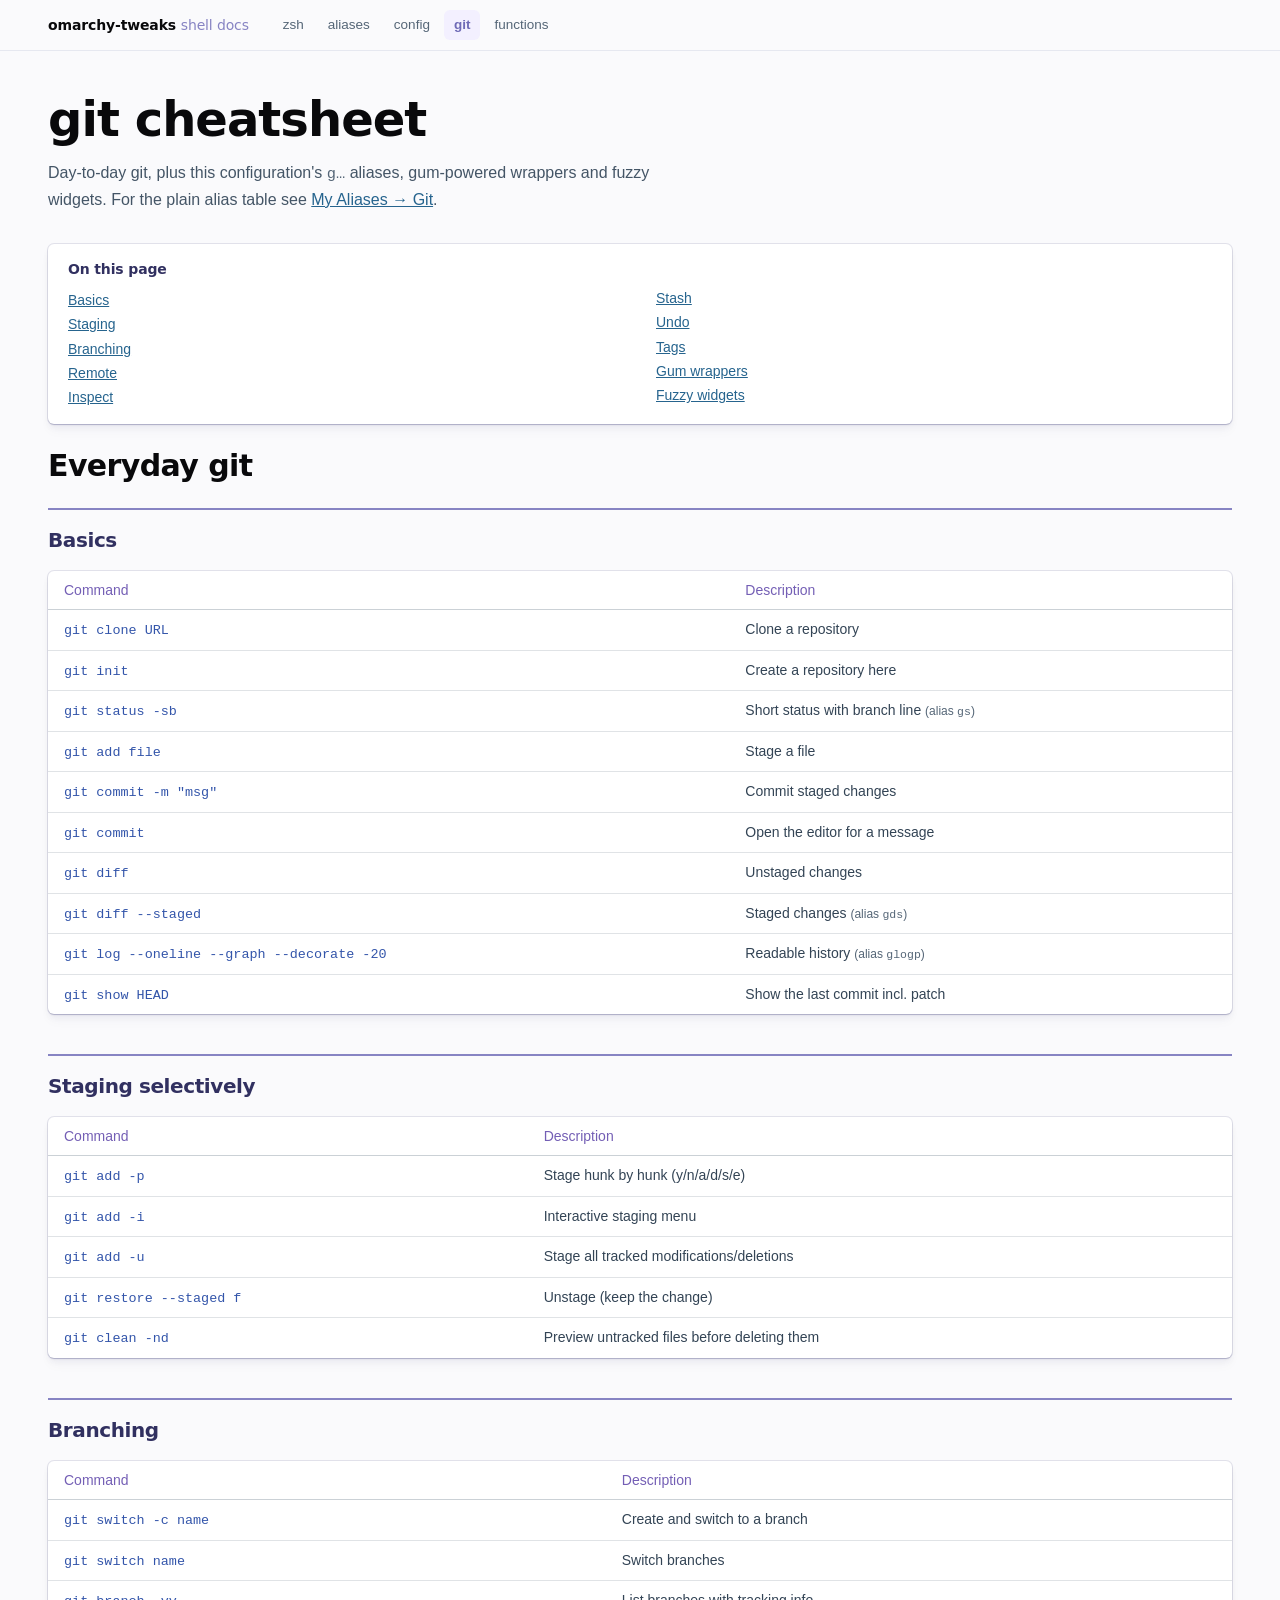
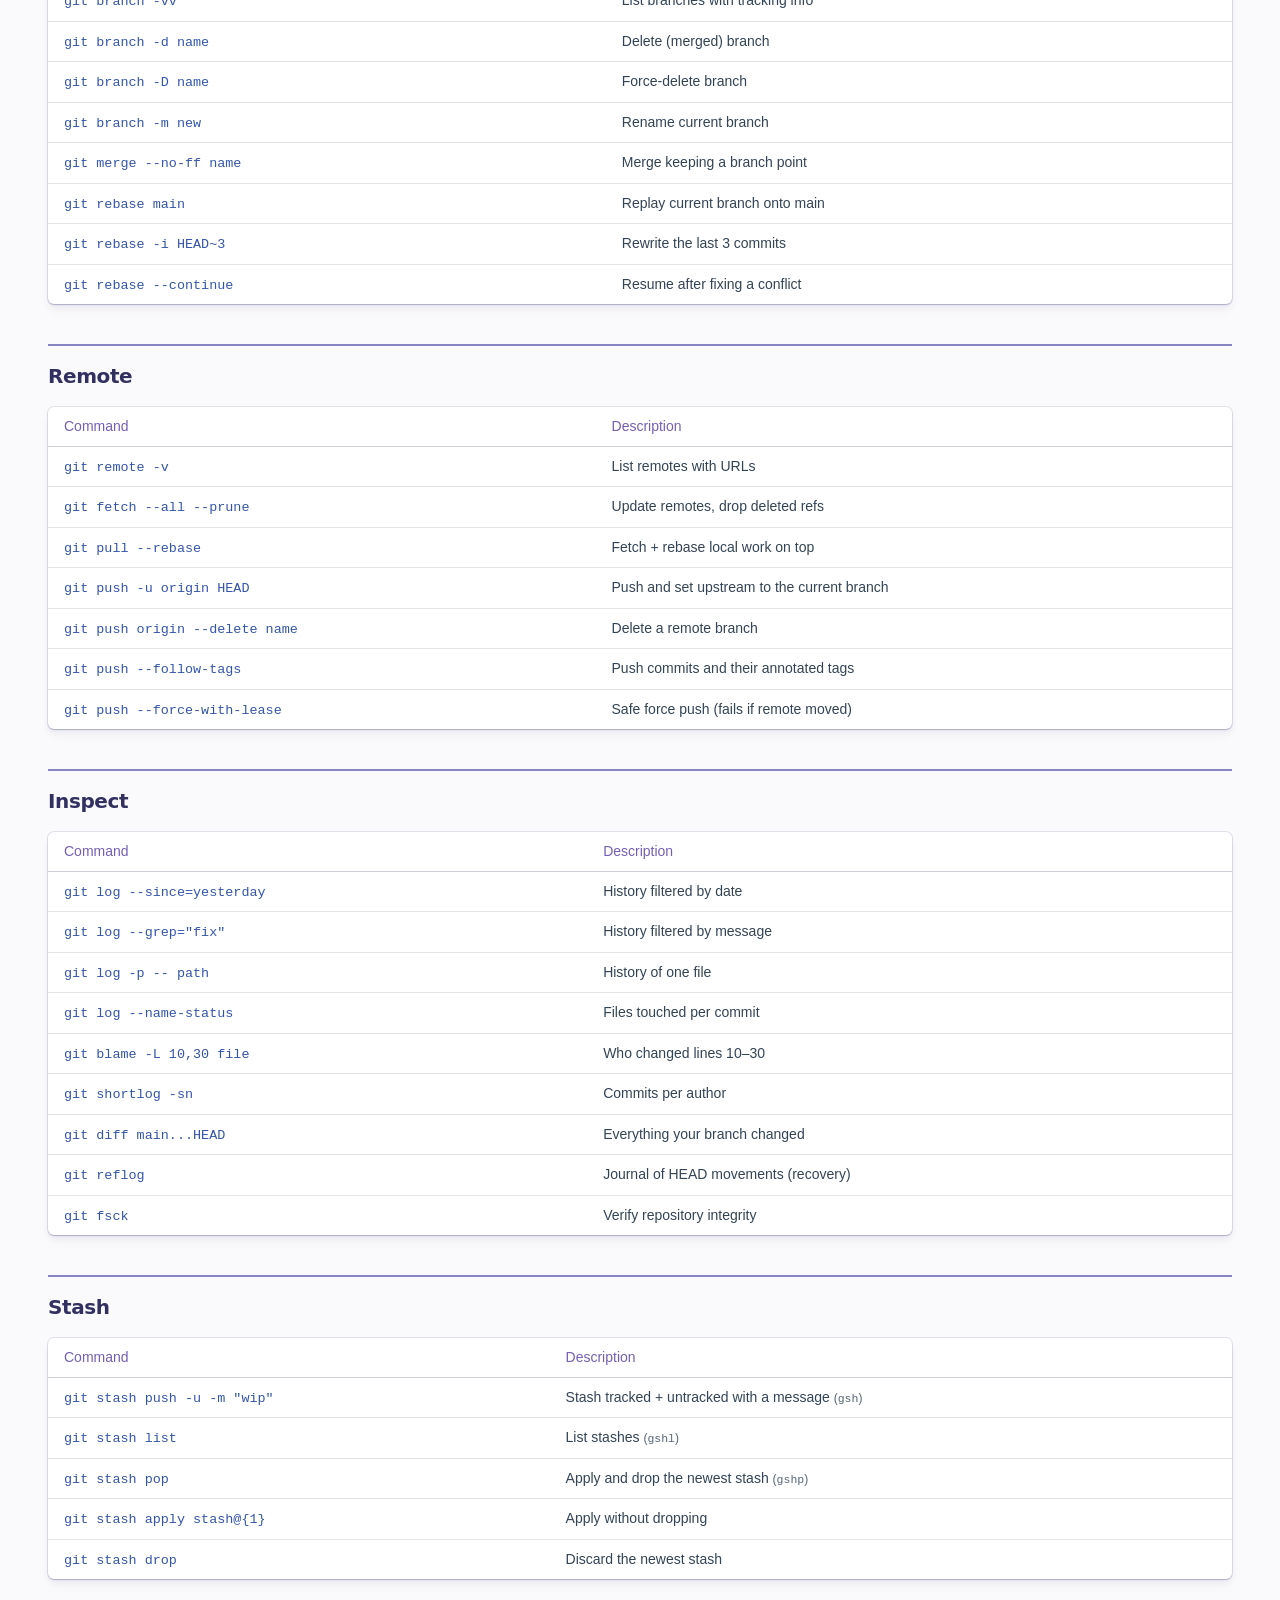
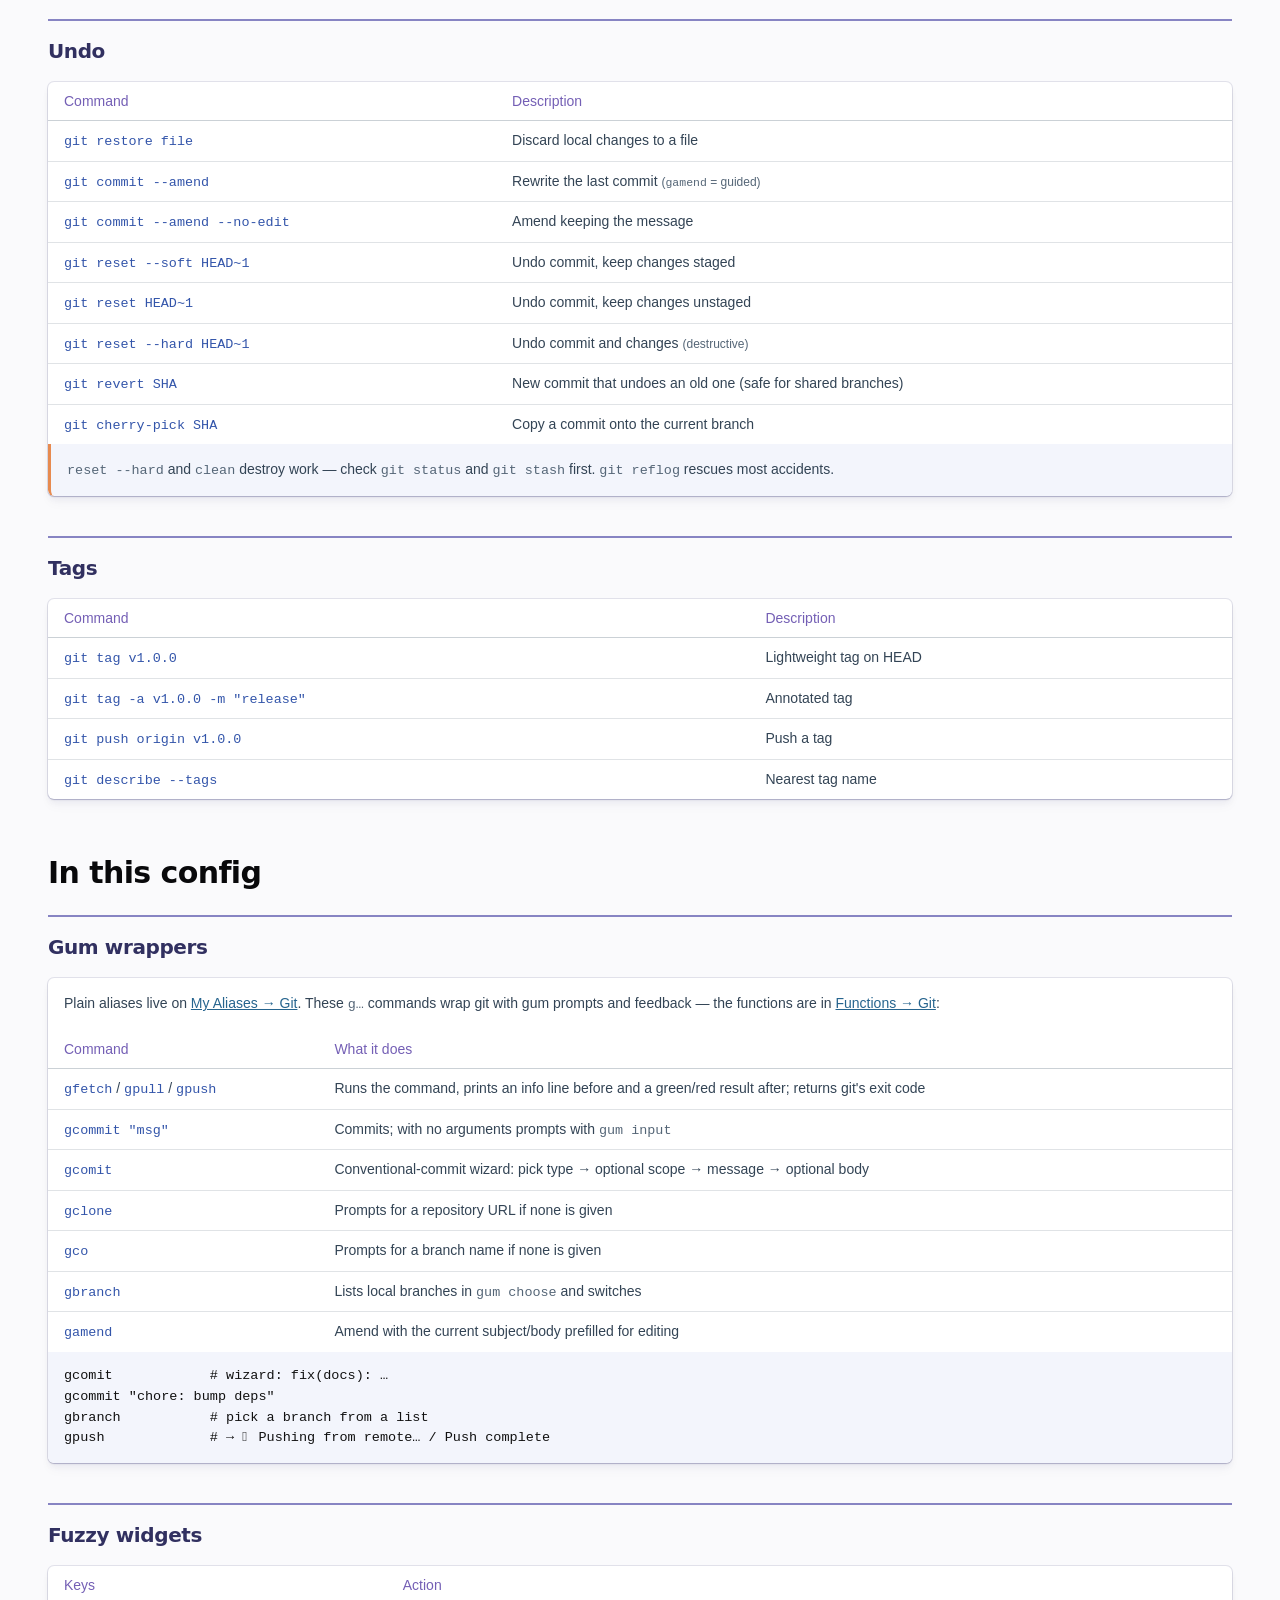
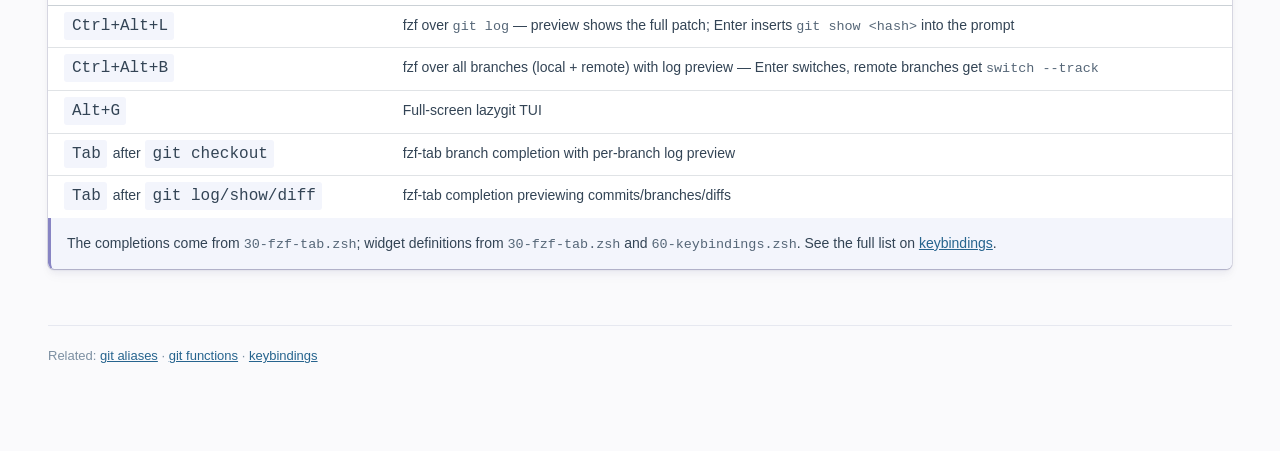
<file: docs/git-cheatsheet.html>
<!doctype html>
<html lang="en">
<head>
  <meta charset="utf-8">
  <meta name="viewport" content="width=device-width, initial-scale=1">
  <title>git cheatsheet — omarchy-tweaks</title>
  <link rel="stylesheet" href="assets/style.css">
</head>
<body>
  <nav class="topnav">
    <div class="nav-inner">
      <a class="brand" href="index.html">omarchy-tweaks <span>shell docs</span></a>
      <div class="nav-links">
        <a href="zsh-cheatsheet.html">zsh</a>
        <a href="aliases.html">aliases</a>
        <a href="zsh-config.html">config</a>
        <a class="active" aria-current="page" href="git-cheatsheet.html">git</a>
        <a href="functions.html">functions</a>
      </div>
    </div>
  </nav>

  <div class="sheet">
    <header class="page-head">
      <h1><span class="title">git</span> cheatsheet</h1>
      <p class="lede">
        Day-to-day git, plus this configuration's <code>g…</code> aliases,
        gum-powered wrappers and fuzzy widgets. For the plain alias table see
        <a href="aliases.html#git-aliases">My Aliases → Git</a>.
      </p>
    </header>

    <nav class="toc" aria-label="On this page">
      <strong>On this page</strong>
      <ul>
        <li><a href="#basics">Basics</a></li>
        <li><a href="#staging">Staging</a></li>
        <li><a href="#branching">Branching</a></li>
        <li><a href="#remote">Remote</a></li>
        <li><a href="#inspect">Inspect</a></li>
        <li><a href="#stash">Stash</a></li>
        <li><a href="#undo">Undo</a></li>
        <li><a href="#tags">Tags</a></li>
        <li><a href="#wrappers">Gum wrappers</a></li>
        <li><a href="#widgets">Fuzzy widgets</a></li>
      </ul>
    </nav>

    <main class="post-content">
      <section class="h2-section">
        <h2 id="everyday">Everyday git<a class="anchor" href="#everyday">#</a></h2>
        <div class="body h3-section-list">

          <section class="h3-section">
            <h3 id="basics">Basics<a class="anchor" href="#basics">#</a></h3>
            <div class="body">
              <table class="-headers">
                <thead><tr><th>Command</th><th>Description</th></tr></thead>
                <tbody>
                  <tr><td><code>git clone URL</code></td><td>Clone a repository</td></tr>
                  <tr><td><code>git init</code></td><td>Create a repository here</td></tr>
                  <tr><td><code>git status -sb</code></td><td>Short status with branch line <em>(alias <code>gs</code>)</em></td></tr>
                  <tr><td><code>git add file</code></td><td>Stage a file</td></tr>
                  <tr><td><code>git commit -m "msg"</code></td><td>Commit staged changes</td></tr>
                  <tr><td><code>git commit</code></td><td>Open the editor for a message</td></tr>
                  <tr><td><code>git diff</code></td><td>Unstaged changes</td></tr>
                  <tr><td><code>git diff --staged</code></td><td>Staged changes <em>(alias <code>gds</code>)</em></td></tr>
                  <tr><td><code>git log --oneline --graph --decorate -20</code></td><td>Readable history <em>(alias <code>glogp</code>)</em></td></tr>
                  <tr><td><code>git show HEAD</code></td><td>Show the last commit incl. patch</td></tr>
                </tbody>
              </table>
            </div>
          </section>

          <section class="h3-section">
            <h3 id="staging">Staging selectively<a class="anchor" href="#staging">#</a></h3>
            <div class="body">
              <table class="-headers">
                <thead><tr><th>Command</th><th>Description</th></tr></thead>
                <tbody>
                  <tr><td><code>git add -p</code></td><td>Stage hunk by hunk (y/n/a/d/s/e)</td></tr>
                  <tr><td><code>git add -i</code></td><td>Interactive staging menu</td></tr>
                  <tr><td><code>git add -u</code></td><td>Stage all tracked modifications/deletions</td></tr>
                  <tr><td><code>git restore --staged f</code></td><td>Unstage (keep the change)</td></tr>
                  <tr><td><code>git clean -nd</code></td><td>Preview untracked files before deleting them</td></tr>
                </tbody>
              </table>
            </div>
          </section>

          <section class="h3-section">
            <h3 id="branching">Branching<a class="anchor" href="#branching">#</a></h3>
            <div class="body">
              <table class="-headers">
                <thead><tr><th>Command</th><th>Description</th></tr></thead>
                <tbody>
                  <tr><td><code>git switch -c name</code></td><td>Create and switch to a branch</td></tr>
                  <tr><td><code>git switch name</code></td><td>Switch branches</td></tr>
                  <tr><td><code>git branch -vv</code></td><td>List branches with tracking info</td></tr>
                  <tr><td><code>git branch -d name</code></td><td>Delete (merged) branch</td></tr>
                  <tr><td><code>git branch -D name</code></td><td>Force-delete branch</td></tr>
                  <tr><td><code>git branch -m new</code></td><td>Rename current branch</td></tr>
                  <tr><td><code>git merge --no-ff name</code></td><td>Merge keeping a branch point</td></tr>
                  <tr><td><code>git rebase main</code></td><td>Replay current branch onto main</td></tr>
                  <tr><td><code>git rebase -i HEAD~3</code></td><td>Rewrite the last 3 commits</td></tr>
                  <tr><td><code>git rebase --continue</code></td><td>Resume after fixing a conflict</td></tr>
                </tbody>
              </table>
            </div>
          </section>

          <section class="h3-section">
            <h3 id="remote">Remote<a class="anchor" href="#remote">#</a></h3>
            <div class="body">
              <table class="-headers">
                <thead><tr><th>Command</th><th>Description</th></tr></thead>
                <tbody>
                  <tr><td><code>git remote -v</code></td><td>List remotes with URLs</td></tr>
                  <tr><td><code>git fetch --all --prune</code></td><td>Update remotes, drop deleted refs</td></tr>
                  <tr><td><code>git pull --rebase</code></td><td>Fetch + rebase local work on top</td></tr>
                  <tr><td><code>git push -u origin HEAD</code></td><td>Push and set upstream to the current branch</td></tr>
                  <tr><td><code>git push origin --delete name</code></td><td>Delete a remote branch</td></tr>
                  <tr><td><code>git push --follow-tags</code></td><td>Push commits and their annotated tags</td></tr>
                  <tr><td><code>git push --force-with-lease</code></td><td>Safe force push (fails if remote moved)</td></tr>
                </tbody>
              </table>
            </div>
          </section>

          <section class="h3-section">
            <h3 id="inspect">Inspect<a class="anchor" href="#inspect">#</a></h3>
            <div class="body">
              <table class="-headers">
                <thead><tr><th>Command</th><th>Description</th></tr></thead>
                <tbody>
                  <tr><td><code>git log --since=yesterday</code></td><td>History filtered by date</td></tr>
                  <tr><td><code>git log --grep="fix"</code></td><td>History filtered by message</td></tr>
                  <tr><td><code>git log -p -- path</code></td><td>History of one file</td></tr>
                  <tr><td><code>git log --name-status</code></td><td>Files touched per commit</td></tr>
                  <tr><td><code>git blame -L 10,30 file</code></td><td>Who changed lines 10–30</td></tr>
                  <tr><td><code>git shortlog -sn</code></td><td>Commits per author</td></tr>
                  <tr><td><code>git diff main...HEAD</code></td><td>Everything your branch changed</td></tr>
                  <tr><td><code>git reflog</code></td><td>Journal of HEAD movements (recovery)</td></tr>
                  <tr><td><code>git fsck</code></td><td>Verify repository integrity</td></tr>
                </tbody>
              </table>
            </div>
          </section>

          <section class="h3-section">
            <h3 id="stash">Stash<a class="anchor" href="#stash">#</a></h3>
            <div class="body">
              <table class="-headers">
                <thead><tr><th>Command</th><th>Description</th></tr></thead>
                <tbody>
                  <tr><td><code>git stash push -u -m "wip"</code></td><td>Stash tracked + untracked with a message <em>(<code>gsh</code>)</em></td></tr>
                  <tr><td><code>git stash list</code></td><td>List stashes <em>(<code>gshl</code>)</em></td></tr>
                  <tr><td><code>git stash pop</code></td><td>Apply and drop the newest stash <em>(<code>gshp</code>)</em></td></tr>
                  <tr><td><code>git stash apply stash@{1}</code></td><td>Apply without dropping</td></tr>
                  <tr><td><code>git stash drop</code></td><td>Discard the newest stash</td></tr>
                </tbody>
              </table>
            </div>
          </section>

          <section class="h3-section">
            <h3 id="undo">Undo<a class="anchor" href="#undo">#</a></h3>
            <div class="body">
              <table class="-headers">
                <thead><tr><th>Command</th><th>Description</th></tr></thead>
                <tbody>
                  <tr><td><code>git restore file</code></td><td>Discard local changes to a file</td></tr>
                  <tr><td><code>git commit --amend</code></td><td>Rewrite the last commit <em>(<code>gamend</code> = guided)</em></td></tr>
                  <tr><td><code>git commit --amend --no-edit</code></td><td>Amend keeping the message</td></tr>
                  <tr><td><code>git reset --soft HEAD~1</code></td><td>Undo commit, keep changes staged</td></tr>
                  <tr><td><code>git reset HEAD~1</code></td><td>Undo commit, keep changes unstaged</td></tr>
                  <tr><td><code>git reset --hard HEAD~1</code></td><td>Undo commit and changes <em>(destructive)</em></td></tr>
                  <tr><td><code>git revert SHA</code></td><td>New commit that undoes an old one (safe for shared branches)</td></tr>
                  <tr><td><code>git cherry-pick SHA</code></td><td>Copy a commit onto the current branch</td></tr>
                </tbody>
              </table>
              <p class="note warn">
                <code>reset --hard</code> and <code>clean</code> destroy work —
                check <code>git status</code> and <code>git stash</code> first.
                <code>git reflog</code> rescues most accidents.
              </p>
            </div>
          </section>

          <section class="h3-section">
            <h3 id="tags">Tags<a class="anchor" href="#tags">#</a></h3>
            <div class="body">
              <table class="-headers">
                <thead><tr><th>Command</th><th>Description</th></tr></thead>
                <tbody>
                  <tr><td><code>git tag v1.0.0</code></td><td>Lightweight tag on HEAD</td></tr>
                  <tr><td><code>git tag -a v1.0.0 -m "release"</code></td><td>Annotated tag</td></tr>
                  <tr><td><code>git push origin v1.0.0</code></td><td>Push a tag</td></tr>
                  <tr><td><code>git describe --tags</code></td><td>Nearest tag name</td></tr>
                </tbody>
              </table>
            </div>
          </section>

        </div>
      </section>

      <section class="h2-section">
        <h2 id="in-this-config">In this config<a class="anchor" href="#in-this-config">#</a></h2>
        <div class="body h3-section-list">

          <section class="h3-section">
            <h3 id="wrappers">Gum wrappers<a class="anchor" href="#wrappers">#</a></h3>
            <div class="body">
              <p>
                Plain aliases live on <a href="aliases.html#git-aliases">My Aliases → Git</a>.
                These <code>g…</code> commands wrap git with gum prompts and feedback —
                the functions are in <a href="functions.html#git">Functions → Git</a>:
              </p>
              <table class="-headers">
                <thead><tr><th>Command</th><th>What it does</th></tr></thead>
                <tbody>
                  <tr><td><code>gfetch</code> / <code>gpull</code> / <code>gpush</code></td><td>Runs the command, prints an info line before and a green/red result after; returns git's exit code</td></tr>
                  <tr><td><code>gcommit "msg"</code></td><td>Commits; with no arguments prompts with <code>gum input</code></td></tr>
                  <tr><td><code>gcomit</code></td><td>Conventional-commit wizard: pick type → optional scope → message → optional body</td></tr>
                  <tr><td><code>gclone</code></td><td>Prompts for a repository URL if none is given</td></tr>
                  <tr><td><code>gco</code></td><td>Prompts for a branch name if none is given</td></tr>
                  <tr><td><code>gbranch</code></td><td>Lists local branches in <code>gum choose</code> and switches</td></tr>
                  <tr><td><code>gamend</code></td><td>Amend with the current subject/body prefilled for editing</td></tr>
                </tbody>
              </table>
              <pre><code>gcomit            # wizard: fix(docs): …
gcommit "chore: bump deps"
gbranch           # pick a branch from a list
gpush             # → 󰊢 Pushing from remote… / Push complete</code></pre>
            </div>
          </section>

          <section class="h3-section">
            <h3 id="widgets">Fuzzy widgets<a class="anchor" href="#widgets">#</a></h3>
            <div class="body">
              <table class="-shortcuts -headers">
                <thead><tr><th>Keys</th><th>Action</th></tr></thead>
                <tbody>
                  <tr><td><code>Ctrl+Alt+L</code></td><td>fzf over <code>git log</code> — preview shows the full patch; Enter inserts <code>git show &lt;hash&gt;</code> into the prompt</td></tr>
                  <tr><td><code>Ctrl+Alt+B</code></td><td>fzf over all branches (local + remote) with log preview — Enter switches, remote branches get <code>switch --track</code></td></tr>
                  <tr><td><code>Alt+G</code></td><td>Full-screen lazygit TUI</td></tr>
                  <tr><td><code>Tab</code> after <code>git checkout </code></td><td>fzf-tab branch completion with per-branch log preview</td></tr>
                  <tr><td><code>Tab</code> after <code>git log/show/diff</code></td><td>fzf-tab completion previewing commits/branches/diffs</td></tr>
                </tbody>
              </table>
              <p class="note">
                The completions come from <code>30-fzf-tab.zsh</code>; widget definitions from
                <code>30-fzf-tab.zsh</code> and <code>60-keybindings.zsh</code>.
                See the full list on <a href="zsh-config.html#keybindings">keybindings</a>.
              </p>
            </div>
          </section>

        </div>
      </section>
    </main>

    <footer class="page-foot">
      <p>Related: <a href="aliases.html#git-aliases">git aliases</a> ·
         <a href="functions.html#git">git functions</a> ·
         <a href="zsh-config.html#keybindings">keybindings</a></p>
    </footer>
  </div>
</body>
</html>
</file>
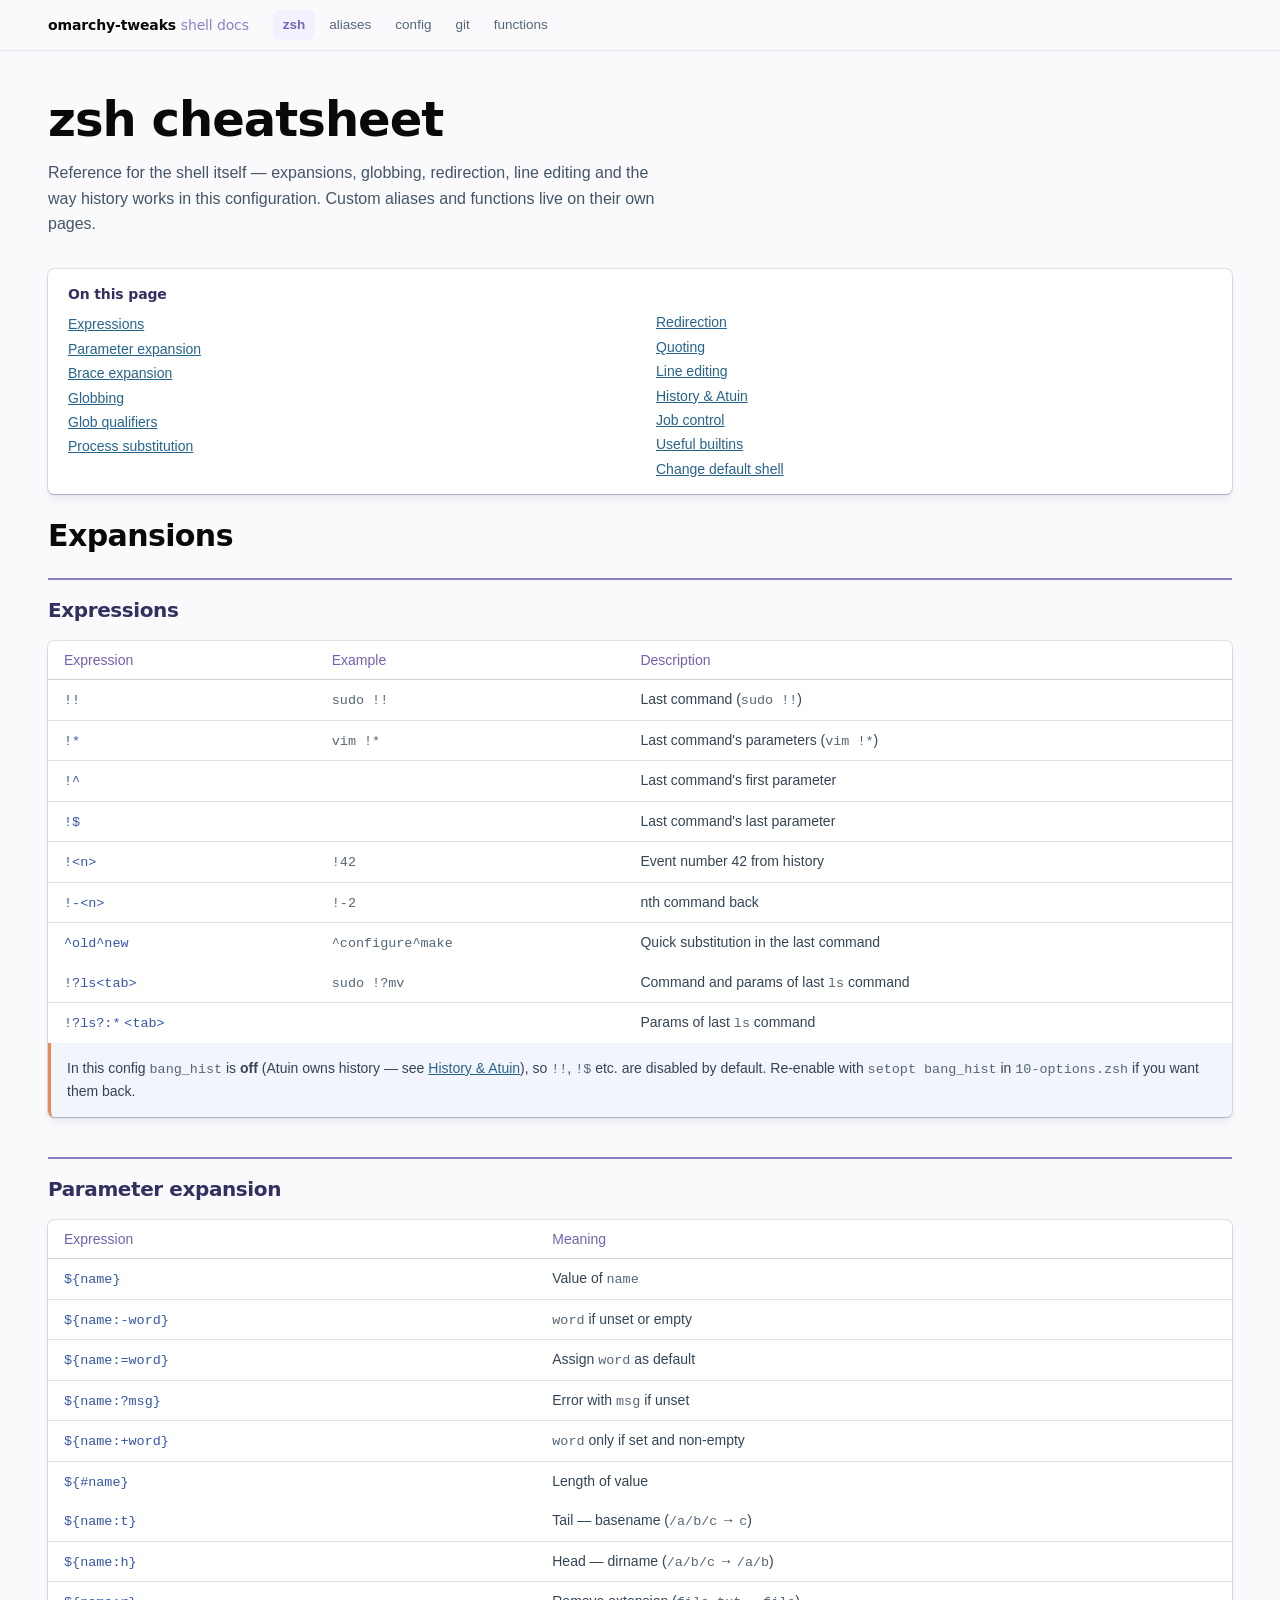
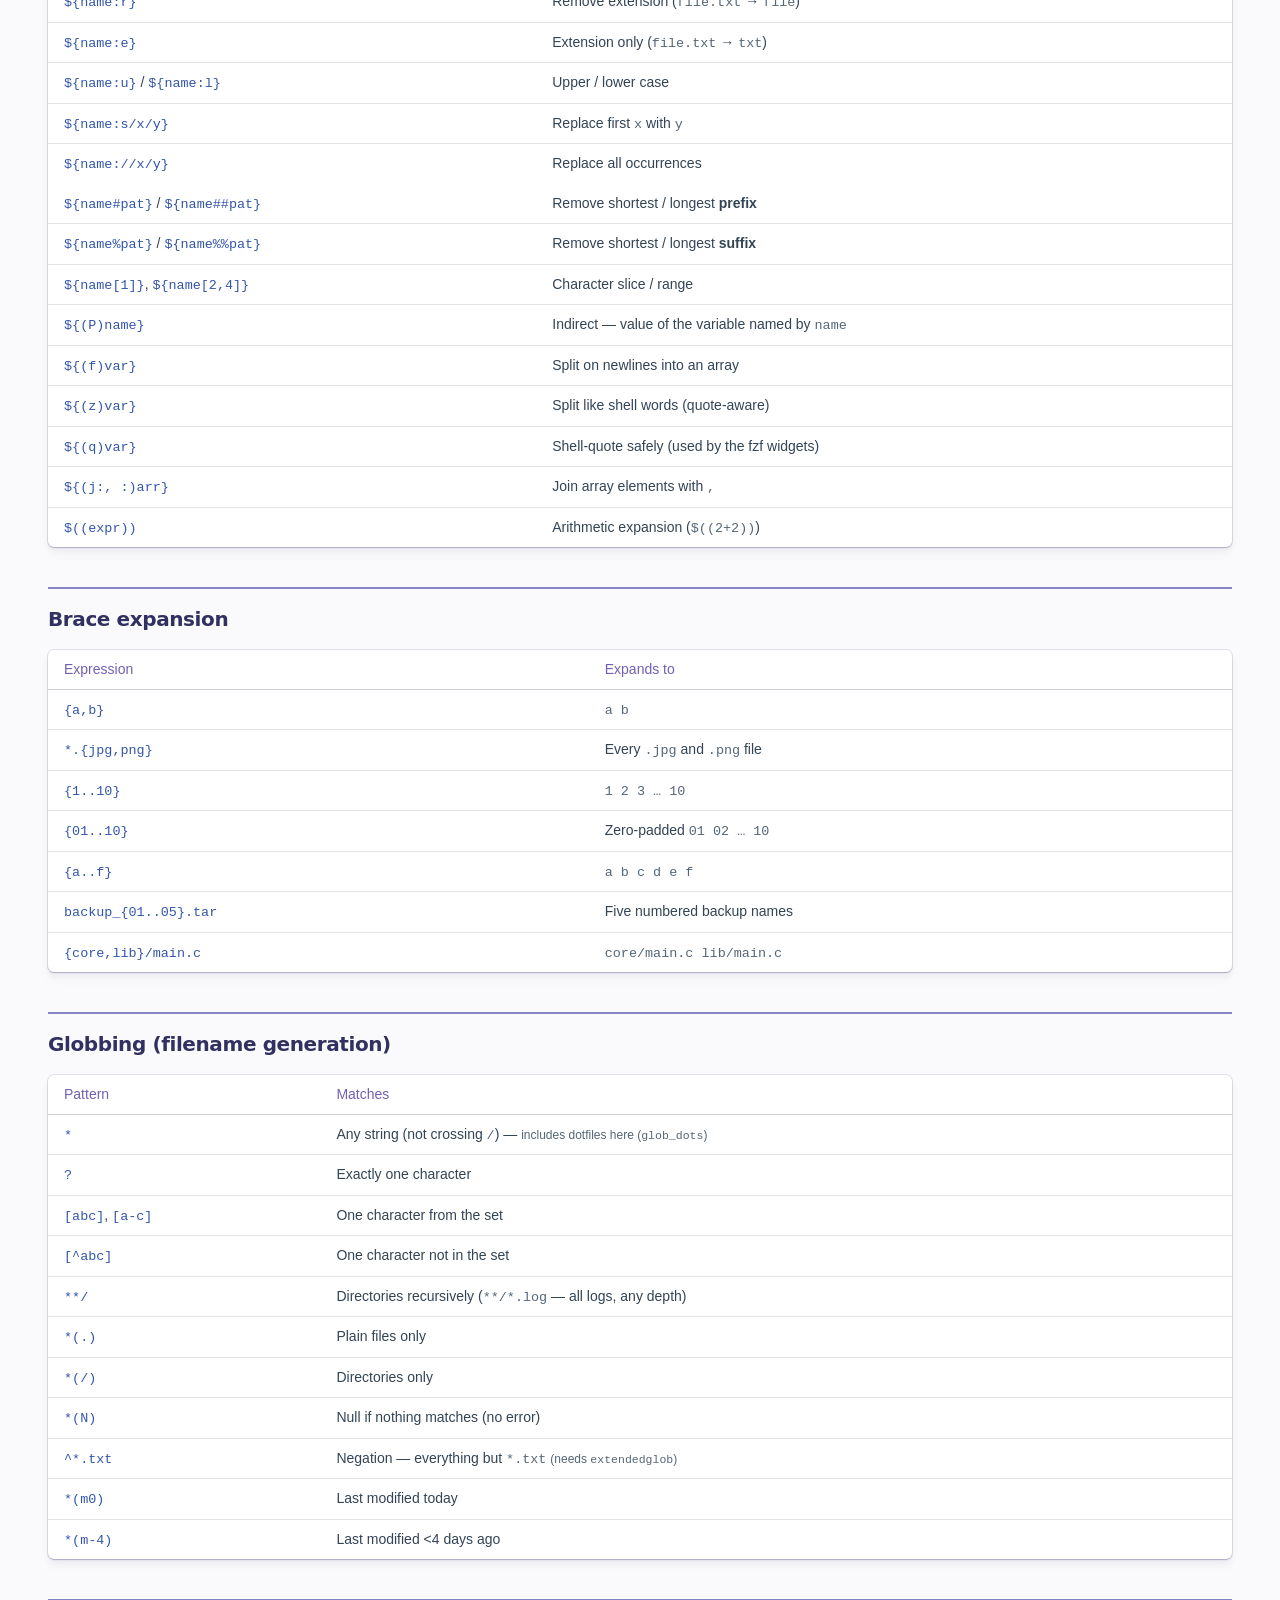
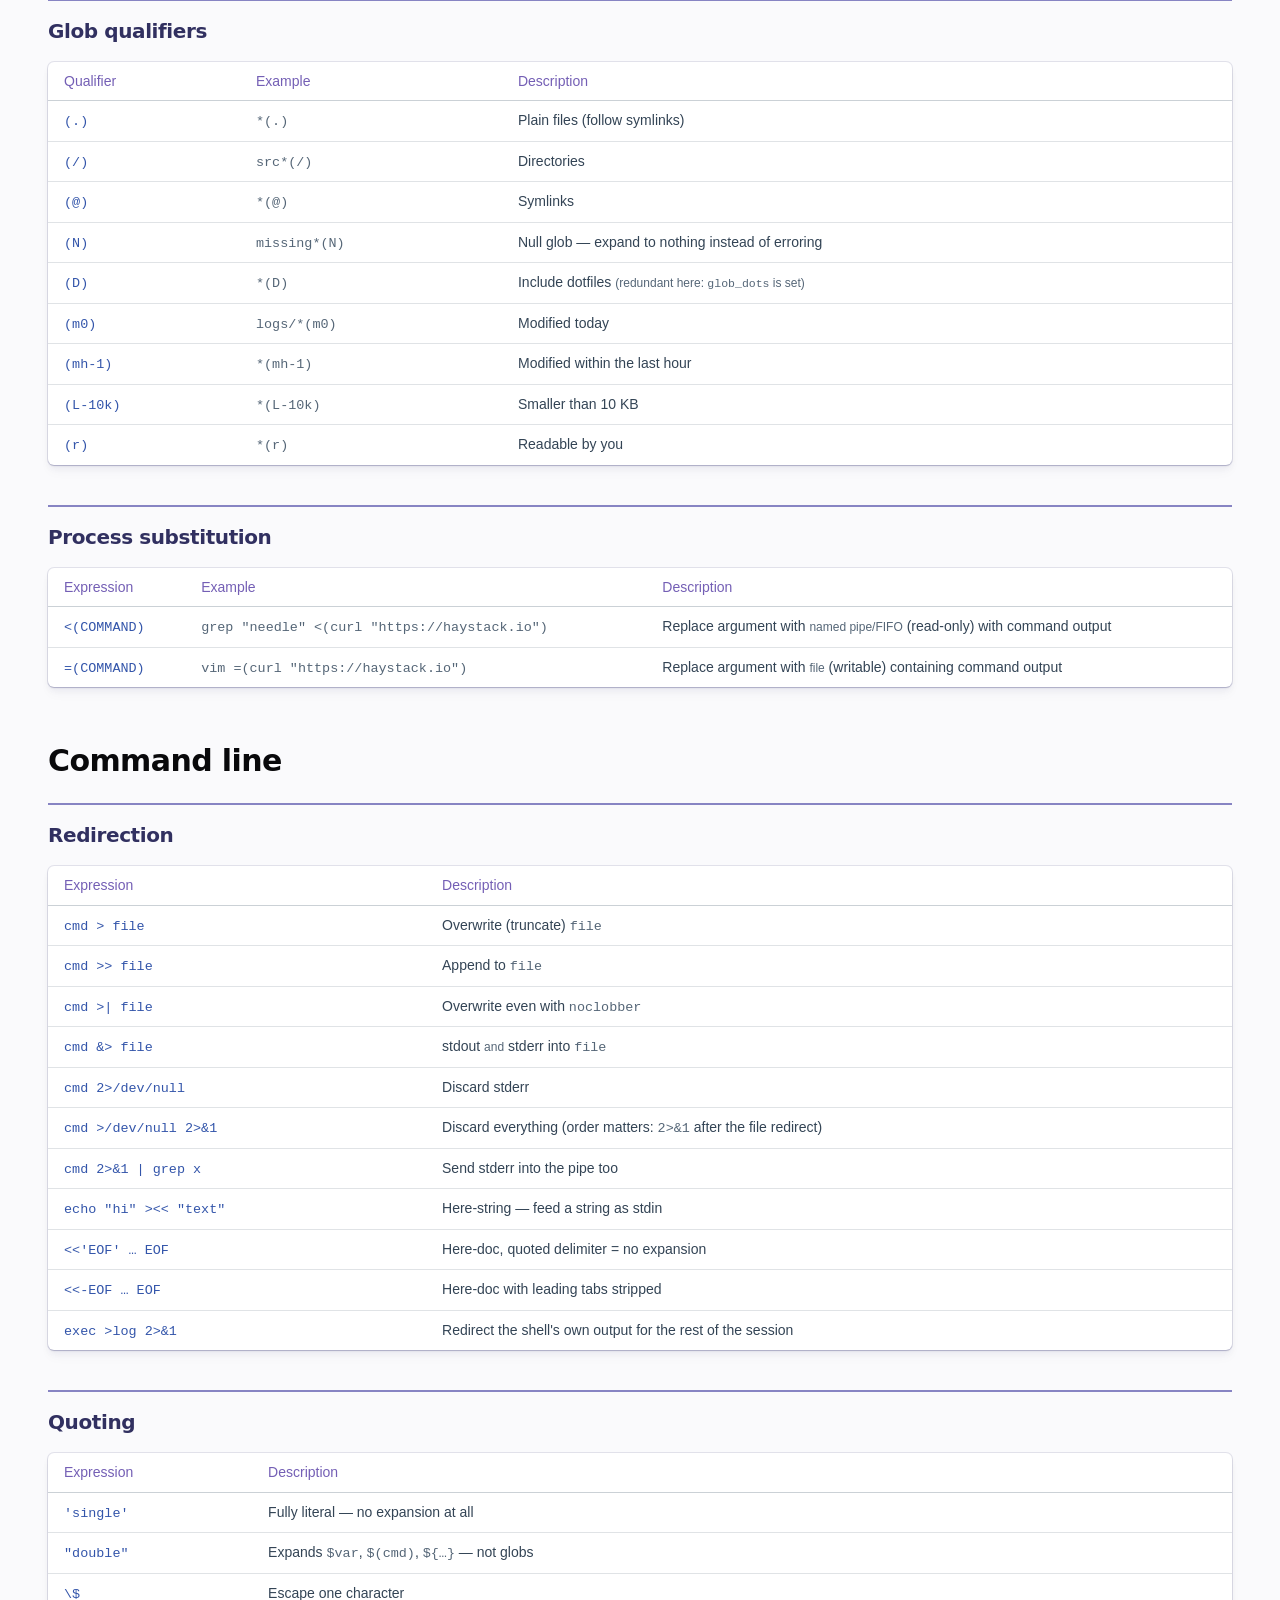
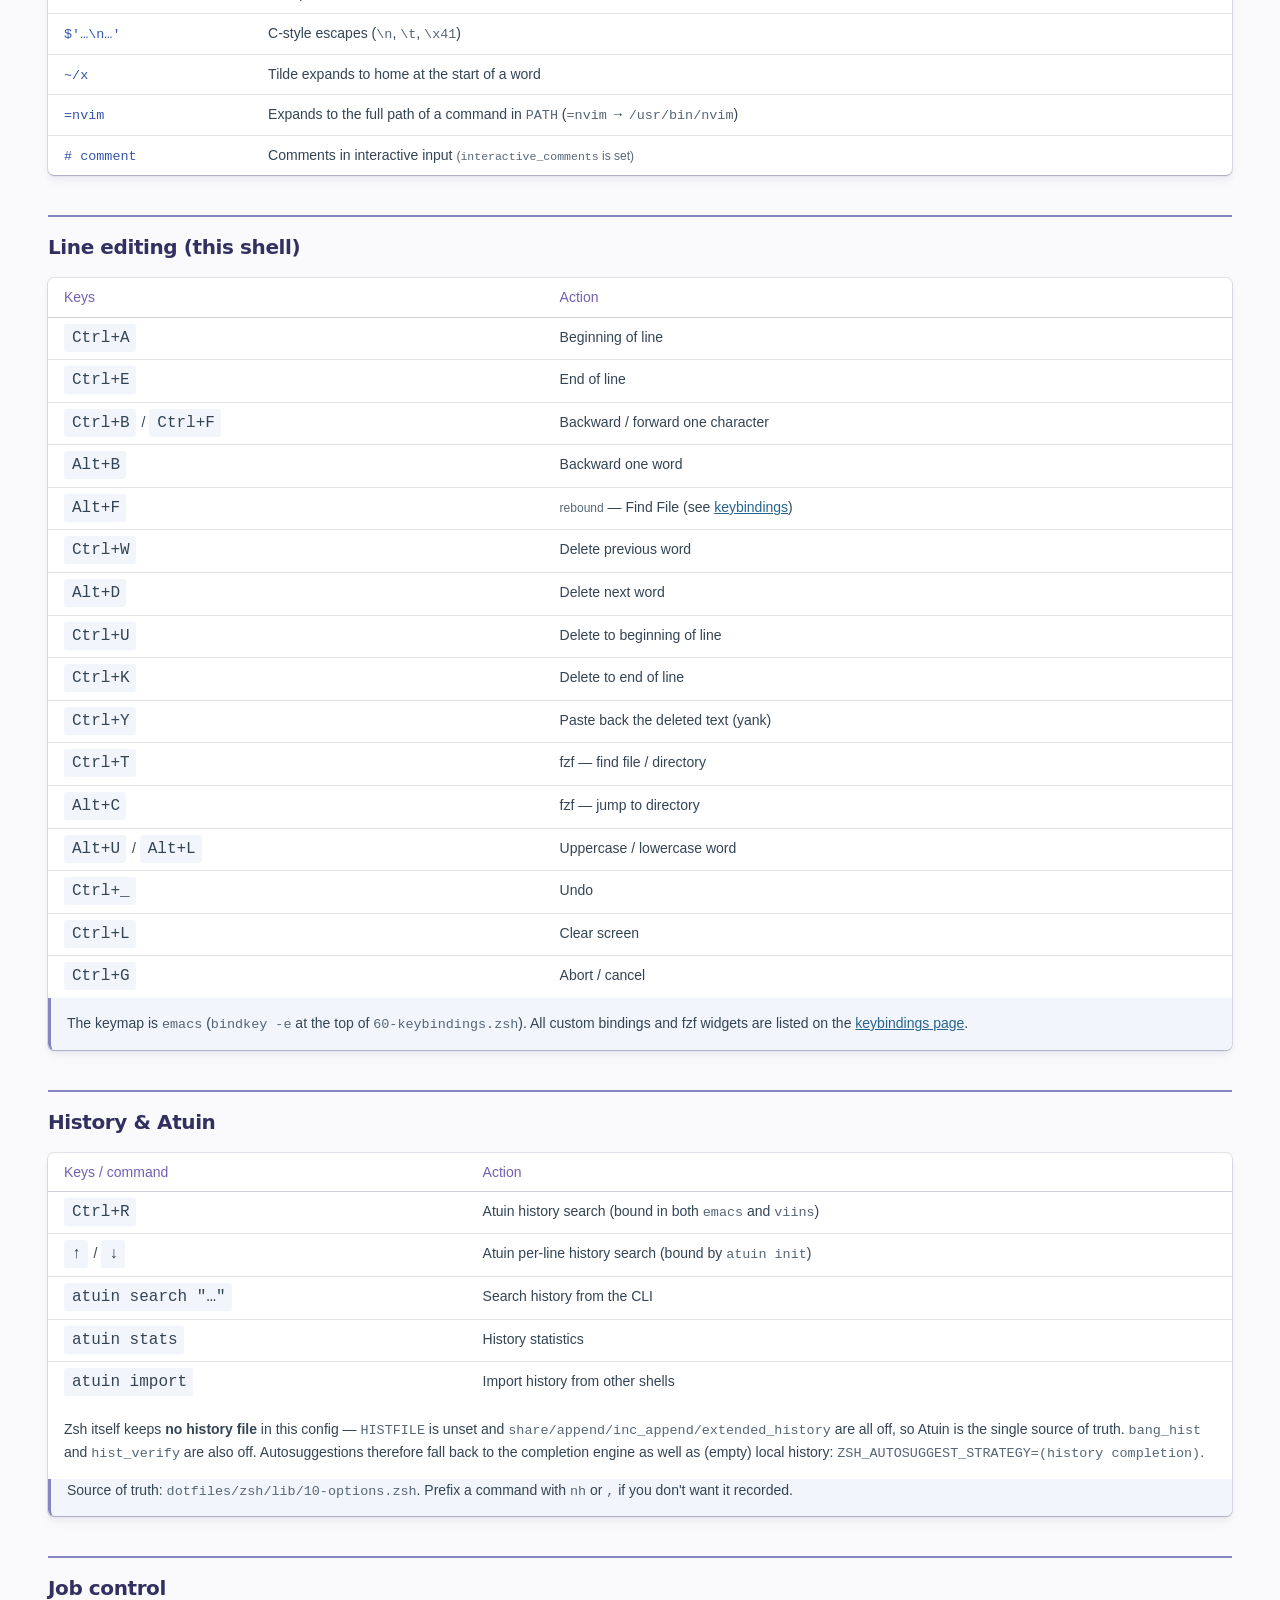
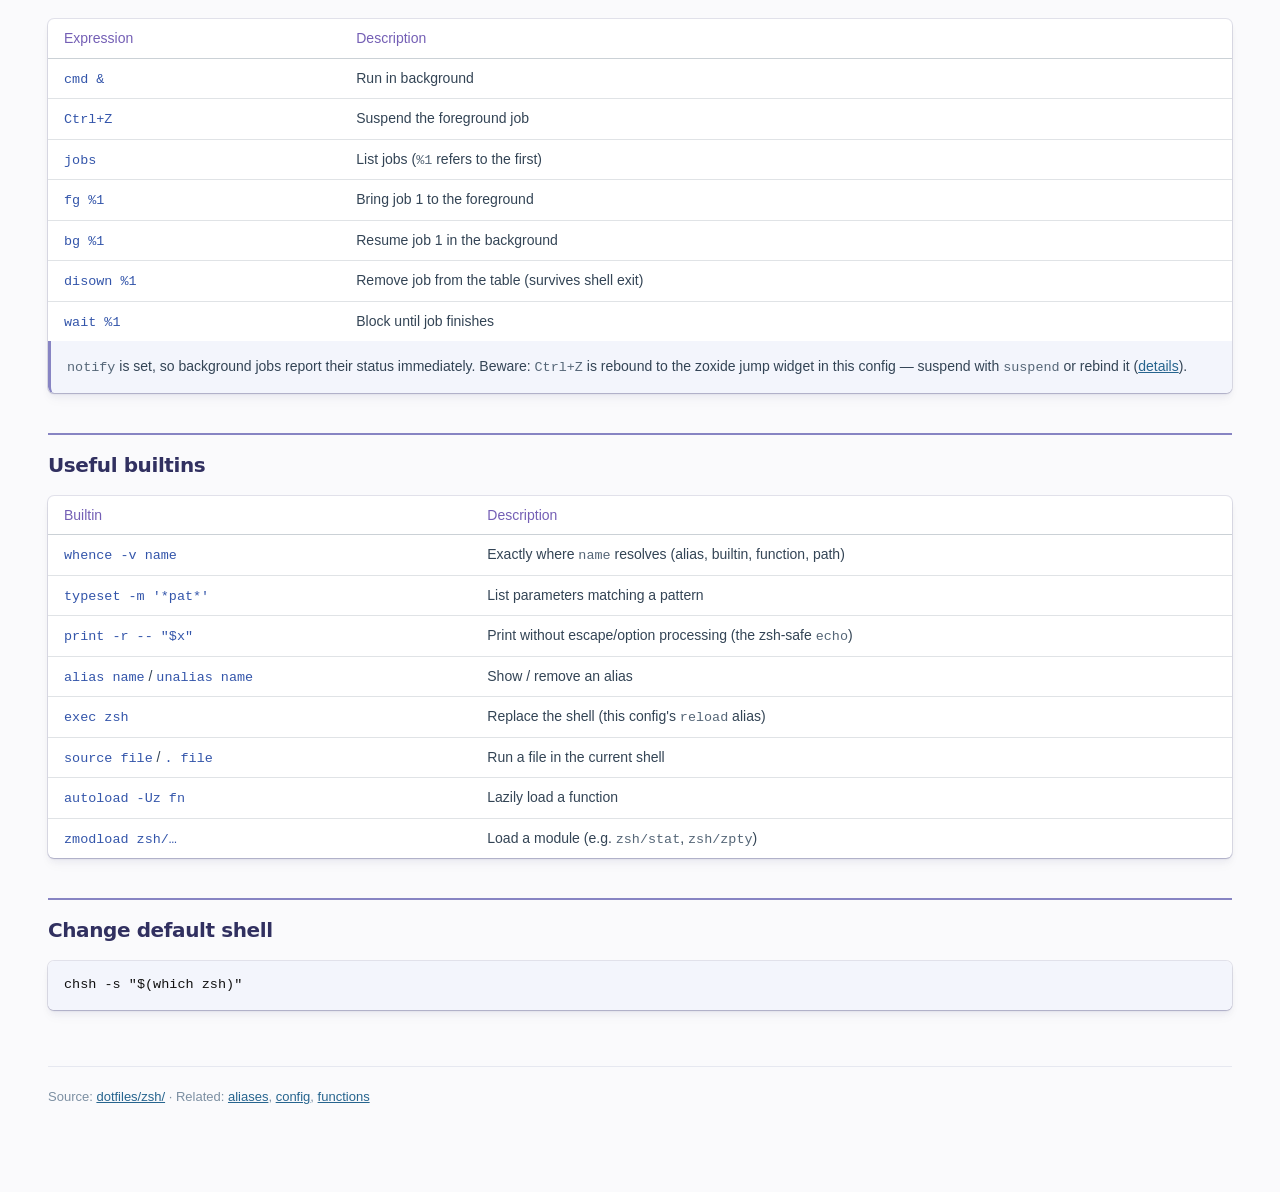
<file: docs/zsh-cheatsheet.html>
<!doctype html>
<html lang="en">
<head>
  <meta charset="utf-8">
  <meta name="viewport" content="width=device-width, initial-scale=1">
  <title>zsh cheatsheet — omarchy-tweaks</title>
  <link rel="stylesheet" href="assets/style.css">
</head>
<body>
  <nav class="topnav">
    <div class="nav-inner">
      <a class="brand" href="index.html">omarchy-tweaks <span>shell docs</span></a>
      <div class="nav-links">
        <a class="active" aria-current="page" href="zsh-cheatsheet.html">zsh</a>
        <a href="aliases.html">aliases</a>
        <a href="zsh-config.html">config</a>
        <a href="git-cheatsheet.html">git</a>
        <a href="functions.html">functions</a>
      </div>
    </div>
  </nav>

  <div class="sheet">
    <header class="page-head">
      <h1><span class="title">zsh</span> cheatsheet</h1>
      <p class="lede">
        Reference for the shell itself — expansions, globbing, redirection, line
        editing and the way history works in this configuration.
        Custom aliases and functions live on their own pages.
      </p>
    </header>

    <nav class="toc" aria-label="On this page">
      <strong>On this page</strong>
      <ul>
        <li><a href="#expressions">Expressions</a></li>
        <li><a href="#parameter-expansion">Parameter expansion</a></li>
        <li><a href="#brace-expansion">Brace expansion</a></li>
        <li><a href="#globbing">Globbing</a></li>
        <li><a href="#glob-qualifiers">Glob qualifiers</a></li>
        <li><a href="#process-substitution">Process substitution</a></li>
        <li><a href="#redirection">Redirection</a></li>
        <li><a href="#quoting">Quoting</a></li>
        <li><a href="#line-editing">Line editing</a></li>
        <li><a href="#history">History &amp; Atuin</a></li>
        <li><a href="#job-control">Job control</a></li>
        <li><a href="#builtins">Useful builtins</a></li>
        <li><a href="#change-default-shell">Change default shell</a></li>
      </ul>
    </nav>

    <main class="post-content">
      <section class="h2-section">
        <h2 id="expansions">Expansions<a class="anchor" href="#expansions">#</a></h2>
        <div class="body h3-section-list">

          <section class="h3-section">
            <h3 id="expressions">Expressions<a class="anchor" href="#expressions">#</a></h3>
            <div class="body">
              <table class="-headers">
                <thead>
                  <tr><th>Expression</th><th>Example</th><th>Description</th></tr>
                </thead>
                <tbody>
                  <tr>
                    <td><code>!!</code></td>
                    <td><code>sudo !!</code></td>
                    <td>Last command (<code>sudo !!</code>)</td>
                  </tr>
                  <tr>
                    <td><code>!*</code></td>
                    <td><code>vim !*</code></td>
                    <td>Last command's parameters (<code>vim !*</code>)</td>
                  </tr>
                  <tr>
                    <td><code>!^</code></td>
                    <td></td>
                    <td>Last command's first parameter</td>
                  </tr>
                  <tr>
                    <td><code>!$</code></td>
                    <td></td>
                    <td>Last command's last parameter</td>
                  </tr>
                  <tr>
                    <td><code>!&lt;n&gt;</code></td>
                    <td><code>!42</code></td>
                    <td>Event number 42 from history</td>
                  </tr>
                  <tr>
                    <td><code>!-&lt;n&gt;</code></td>
                    <td><code>!-2</code></td>
                    <td>nth command back</td>
                  </tr>
                  <tr>
                    <td><code>^old^new</code></td>
                    <td><code>^configure^make</code></td>
                    <td>Quick substitution in the last command</td>
                  </tr>
                </tbody>
                <tbody>
                  <tr>
                    <td><code>!?ls&lt;tab&gt;</code></td>
                    <td><code>sudo !?mv</code></td>
                    <td>Command and params of last <code>ls</code> command</td>
                  </tr>
                  <tr>
                    <td><code>!?ls?:*</code> <code>&lt;tab&gt;</code></td>
                    <td></td>
                    <td>Params of last <code>ls</code> command</td>
                  </tr>
                </tbody>
              </table>
              <p class="note warn">
                In this config <code>bang_hist</code> is <strong>off</strong> (Atuin owns
                history — see <a href="#history">History &amp; Atuin</a>), so <code>!!</code>,
                <code>!$</code> etc. are disabled by default. Re-enable with
                <code>setopt bang_hist</code> in <code>10-options.zsh</code> if you want them back.
              </p>
            </div>
          </section>

          <section class="h3-section">
            <h3 id="parameter-expansion">Parameter expansion<a class="anchor" href="#parameter-expansion">#</a></h3>
            <div class="body">
              <table class="-headers">
                <thead>
                  <tr><th>Expression</th><th>Meaning</th></tr>
                </thead>
                <tbody>
                  <tr><td><code>${name}</code></td><td>Value of <code>name</code></td></tr>
                  <tr><td><code>${name:-word}</code></td><td><code>word</code> if unset or empty</td></tr>
                  <tr><td><code>${name:=word}</code></td><td>Assign <code>word</code> as default</td></tr>
                  <tr><td><code>${name:?msg}</code></td><td>Error with <code>msg</code> if unset</td></tr>
                  <tr><td><code>${name:+word}</code></td><td><code>word</code> only if set and non-empty</td></tr>
                  <tr><td><code>${#name}</code></td><td>Length of value</td></tr>
                </tbody>
                <tbody>
                  <tr><td><code>${name:t}</code></td><td>Tail — basename (<code>/a/b/c</code> → <code>c</code>)</td></tr>
                  <tr><td><code>${name:h}</code></td><td>Head — dirname (<code>/a/b/c</code> → <code>/a/b</code>)</td></tr>
                  <tr><td><code>${name:r}</code></td><td>Remove extension (<code>file.txt</code> → <code>file</code>)</td></tr>
                  <tr><td><code>${name:e}</code></td><td>Extension only (<code>file.txt</code> → <code>txt</code>)</td></tr>
                  <tr><td><code>${name:u}</code> / <code>${name:l}</code></td><td>Upper / lower case</td></tr>
                  <tr><td><code>${name:s/x/y}</code></td><td>Replace first <code>x</code> with <code>y</code></td></tr>
                  <tr><td><code>${name://x/y}</code></td><td>Replace all occurrences</td></tr>
                </tbody>
                <tbody>
                  <tr><td><code>${name#pat}</code> / <code>${name##pat}</code></td><td>Remove shortest / longest <strong>prefix</strong></td></tr>
                  <tr><td><code>${name%pat}</code> / <code>${name%%pat}</code></td><td>Remove shortest / longest <strong>suffix</strong></td></tr>
                  <tr><td><code>${name[1]}</code>, <code>${name[2,4]}</code></td><td>Character slice / range</td></tr>
                  <tr><td><code>${(P)name}</code></td><td>Indirect — value of the variable named by <code>name</code></td></tr>
                  <tr><td><code>${(f)var}</code></td><td>Split on newlines into an array</td></tr>
                  <tr><td><code>${(z)var}</code></td><td>Split like shell words (quote-aware)</td></tr>
                  <tr><td><code>${(q)var}</code></td><td>Shell-quote safely (used by the fzf widgets)</td></tr>
                  <tr><td><code>${(j:, :)arr}</code></td><td>Join array elements with <code>, </code></td></tr>
                  <tr><td><code>$((expr))</code></td><td>Arithmetic expansion (<code>$((2+2))</code>)</td></tr>
                </tbody>
              </table>
            </div>
          </section>

          <section class="h3-section">
            <h3 id="brace-expansion">Brace expansion<a class="anchor" href="#brace-expansion">#</a></h3>
            <div class="body">
              <table class="-headers">
                <thead>
                  <tr><th>Expression</th><th>Expands to</th></tr>
                </thead>
                <tbody>
                  <tr><td><code>{a,b}</code></td><td><code>a b</code></td></tr>
                  <tr><td><code>*.{jpg,png}</code></td><td>Every <code>.jpg</code> and <code>.png</code> file</td></tr>
                  <tr><td><code>{1..10}</code></td><td><code>1 2 3 … 10</code></td></tr>
                  <tr><td><code>{01..10}</code></td><td>Zero-padded <code>01 02 … 10</code></td></tr>
                  <tr><td><code>{a..f}</code></td><td><code>a b c d e f</code></td></tr>
                  <tr><td><code>backup_{01..05}.tar</code></td><td>Five numbered backup names</td></tr>
                  <tr><td><code>{core,lib}/main.c</code></td><td><code>core/main.c lib/main.c</code></td></tr>
                </tbody>
              </table>
            </div>
          </section>

          <section class="h3-section">
            <h3 id="globbing">Globbing (filename generation)<a class="anchor" href="#globbing">#</a></h3>
            <div class="body">
              <table class="-headers">
                <thead>
                  <tr><th>Pattern</th><th>Matches</th></tr>
                </thead>
                <tbody>
                  <tr><td><code>*</code></td><td>Any string (not crossing <code>/</code>) — <em>includes dotfiles here (<code>glob_dots</code>)</em></td></tr>
                  <tr><td><code>?</code></td><td>Exactly one character</td></tr>
                  <tr><td><code>[abc]</code>, <code>[a-c]</code></td><td>One character from the set</td></tr>
                  <tr><td><code>[^abc]</code></td><td>One character not in the set</td></tr>
                  <tr><td><code>**/</code></td><td>Directories recursively (<code>**/*.log</code> — all logs, any depth)</td></tr>
                  <tr><td><code>*(.)</code></td><td>Plain files only</td></tr>
                  <tr><td><code>*(/)</code></td><td>Directories only</td></tr>
                  <tr><td><code>*(N)</code></td><td>Null if nothing matches (no error)</td></tr>
                  <tr><td><code>^*.txt</code></td><td>Negation — everything but <code>*.txt</code> <em>(needs <code>extendedglob</code>)</em></td></tr>
                  <tr><td><code>*(m0)</code></td><td>Last modified today</td></tr>
                  <tr><td><code>*(m-4)</code></td><td>Last modified &lt;4 days ago</td></tr>
                </tbody>
              </table>
            </div>
          </section>

          <section class="h3-section">
            <h3 id="glob-qualifiers">Glob qualifiers<a class="anchor" href="#glob-qualifiers">#</a></h3>
            <div class="body">
              <table class="-headers">
                <thead>
                  <tr><th>Qualifier</th><th>Example</th><th>Description</th></tr>
                </thead>
                <tbody>
                  <tr><td><code>(.)</code></td><td><code>*(.)</code></td><td>Plain files (follow symlinks)</td></tr>
                  <tr><td><code>(/)</code></td><td><code>src*(/)</code></td><td>Directories</td></tr>
                  <tr><td><code>(@)</code></td><td><code>*(@)</code></td><td>Symlinks</td></tr>
                  <tr><td><code>(N)</code></td><td><code>missing*(N)</code></td><td>Null glob — expand to nothing instead of erroring</td></tr>
                  <tr><td><code>(D)</code></td><td><code>*(D)</code></td><td>Include dotfiles <em>(redundant here: <code>glob_dots</code> is set)</em></td></tr>
                  <tr><td><code>(m0)</code></td><td><code>logs/*(m0)</code></td><td>Modified today</td></tr>
                  <tr><td><code>(mh-1)</code></td><td><code>*(mh-1)</code></td><td>Modified within the last hour</td></tr>
                  <tr><td><code>(L-10k)</code></td><td><code>*(L-10k)</code></td><td>Smaller than 10 KB</td></tr>
                  <tr><td><code>(r)</code></td><td><code>*(r)</code></td><td>Readable by you</td></tr>
                </tbody>
              </table>
            </div>
          </section>

          <section class="h3-section">
            <h3 id="process-substitution">Process substitution<a class="anchor" href="#process-substitution">#</a></h3>
            <div class="body">
              <table class="-headers">
                <thead>
                  <tr><th>Expression</th><th>Example</th><th>Description</th></tr>
                </thead>
                <tbody>
                  <tr>
                    <td><code>&lt;(COMMAND)</code></td>
                    <td><code>grep "needle" &lt;(curl "https://haystack.io")</code></td>
                    <td>Replace argument with <em>named pipe/FIFO</em> (read-only) with command output</td>
                  </tr>
                  <tr>
                    <td><code>=(COMMAND)</code></td>
                    <td><code>vim =(curl "https://haystack.io")</code></td>
                    <td>Replace argument with <em>file</em> (writable) containing command output</td>
                  </tr>
                </tbody>
              </table>
            </div>
          </section>

        </div>
      </section>

      <section class="h2-section">
        <h2 id="command-line">Command line<a class="anchor" href="#command-line">#</a></h2>
        <div class="body h3-section-list">

          <section class="h3-section">
            <h3 id="redirection">Redirection<a class="anchor" href="#redirection">#</a></h3>
            <div class="body">
              <table class="-headers">
                <thead>
                  <tr><th>Expression</th><th>Description</th></tr>
                </thead>
                <tbody>
                  <tr><td><code>cmd &gt; file</code></td><td>Overwrite (truncate) <code>file</code></td></tr>
                  <tr><td><code>cmd &gt;&gt; file</code></td><td>Append to <code>file</code></td></tr>
                  <tr><td><code>cmd &gt;| file</code></td><td>Overwrite even with <code>noclobber</code></td></tr>
                  <tr><td><code>cmd &amp;&gt; file</code></td><td>stdout <em>and</em> stderr into <code>file</code></td></tr>
                  <tr><td><code>cmd 2&gt;/dev/null</code></td><td>Discard stderr</td></tr>
                  <tr><td><code>cmd &gt;/dev/null 2&gt;&amp;1</code></td><td>Discard everything (order matters: <code>2&gt;&amp;1</code> after the file redirect)</td></tr>
                  <tr><td><code>cmd 2&gt;&amp;1 | grep x</code></td><td>Send stderr into the pipe too</td></tr>
                  <tr><td><code>echo "hi" &gt;&lt;&lt; "text"</code></td><td>Here-string — feed a string as stdin</td></tr>
                  <tr><td><code>&lt;&lt;'EOF' … EOF</code></td><td>Here-doc, quoted delimiter = no expansion</td></tr>
                  <tr><td><code>&lt;&lt;-EOF … EOF</code></td><td>Here-doc with leading tabs stripped</td></tr>
                  <tr><td><code>exec &gt;log 2&gt;&amp;1</code></td><td>Redirect the shell's own output for the rest of the session</td></tr>
                </tbody>
              </table>
            </div>
          </section>

          <section class="h3-section">
            <h3 id="quoting">Quoting<a class="anchor" href="#quoting">#</a></h3>
            <div class="body">
              <table class="-headers">
                <thead>
                  <tr><th>Expression</th><th>Description</th></tr>
                </thead>
                <tbody>
                  <tr><td><code>'single'</code></td><td>Fully literal — no expansion at all</td></tr>
                  <tr><td><code>"double"</code></td><td>Expands <code>$var</code>, <code>$(cmd)</code>, <code>${…}</code> — not globs</td></tr>
                  <tr><td><code>\$</code></td><td>Escape one character</td></tr>
                  <tr><td><code>$'…\n…'</code></td><td>C-style escapes (<code>\n</code>, <code>\t</code>, <code>\x41</code>)</td></tr>
                  <tr><td><code>~/x</code></td><td>Tilde expands to home at the start of a word</td></tr>
                  <tr><td><code>=nvim</code></td><td>Expands to the full path of a command in <code>PATH</code> (<code>=nvim</code> → <code>/usr/bin/nvim</code>)</td></tr>
                  <tr><td><code># comment</code></td><td>Comments in interactive input <em>(<code>interactive_comments</code> is set)</em></td></tr>
                </tbody>
              </table>
            </div>
          </section>

          <section class="h3-section">
            <h3 id="line-editing">Line editing (this shell)<a class="anchor" href="#line-editing">#</a></h3>
            <div class="body">
              <table class="-shortcuts -headers">
                <thead>
                  <tr><th>Keys</th><th>Action</th></tr>
                </thead>
                <tbody>
                  <tr><td><code>Ctrl+A</code></td><td>Beginning of line</td></tr>
                  <tr><td><code>Ctrl+E</code></td><td>End of line</td></tr>
                  <tr><td><code>Ctrl+B</code> / <code>Ctrl+F</code></td><td>Backward / forward one character</td></tr>
                  <tr><td><code>Alt+B</code></td><td>Backward one word</td></tr>
                  <tr><td><code>Alt+F</code></td><td><em>rebound</em> — Find File (see <a href="zsh-config.html#keybindings">keybindings</a>)</td></tr>
                  <tr><td><code>Ctrl+W</code></td><td>Delete previous word</td></tr>
                  <tr><td><code>Alt+D</code></td><td>Delete next word</td></tr>
                  <tr><td><code>Ctrl+U</code></td><td>Delete to beginning of line</td></tr>
                  <tr><td><code>Ctrl+K</code></td><td>Delete to end of line</td></tr>
                  <tr><td><code>Ctrl+Y</code></td><td>Paste back the deleted text (yank)</td></tr>
                  <tr><td><code>Ctrl+T</code></td><td>fzf — find file / directory</td></tr>
                  <tr><td><code>Alt+C</code></td><td>fzf — jump to directory</td></tr>
                  <tr><td><code>Alt+U</code> / <code>Alt+L</code></td><td>Uppercase / lowercase word</td></tr>
                  <tr><td><code>Ctrl+_</code></td><td>Undo</td></tr>
                  <tr><td><code>Ctrl+L</code></td><td>Clear screen</td></tr>
                  <tr><td><code>Ctrl+G</code></td><td>Abort / cancel</td></tr>
                </tbody>
              </table>
              <p class="note">
                The keymap is <code>emacs</code> (<code>bindkey -e</code> at the top of
                <code>60-keybindings.zsh</code>). All custom bindings and fzf widgets are
                listed on the <a href="zsh-config.html#keybindings">keybindings page</a>.
              </p>
            </div>
          </section>

          <section class="h3-section">
            <h3 id="history">History &amp; Atuin<a class="anchor" href="#history">#</a></h3>
            <div class="body">
              <table class="-shortcuts -headers">
                <thead>
                  <tr><th>Keys / command</th><th>Action</th></tr>
                </thead>
                <tbody>
                  <tr><td><code>Ctrl+R</code></td><td>Atuin history search (bound in both <code>emacs</code> and <code>viins</code>)</td></tr>
                  <tr><td><code>↑</code> / <code>↓</code></td><td>Atuin per-line history search (bound by <code>atuin init</code>)</td></tr>
                  <tr><td><code>atuin search "…"</code></td><td>Search history from the CLI</td></tr>
                  <tr><td><code>atuin stats</code></td><td>History statistics</td></tr>
                  <tr><td><code>atuin import</code></td><td>Import history from other shells</td></tr>
                </tbody>
              </table>
              <p>
                Zsh itself keeps <strong>no history file</strong> in this config —
                <code>HISTFILE</code> is unset and <code>share/append/inc_append/extended_history</code>
                are all off, so Atuin is the single source of truth. <code>bang_hist</code> and
                <code>hist_verify</code> are also off. Autosuggestions therefore fall back to the
                completion engine as well as (empty) local history:
                <code>ZSH_AUTOSUGGEST_STRATEGY=(history completion)</code>.
              </p>
              <p class="note">
                Source of truth: <code>dotfiles/zsh/lib/10-options.zsh</code>.
                Prefix a command with <code>nh</code> or <code>,</code> if you don't want it recorded.
              </p>
            </div>
          </section>

          <section class="h3-section">
            <h3 id="job-control">Job control<a class="anchor" href="#job-control">#</a></h3>
            <div class="body">
              <table class="-headers">
                <thead>
                  <tr><th>Expression</th><th>Description</th></tr>
                </thead>
                <tbody>
                  <tr><td><code>cmd &amp;</code></td><td>Run in background</td></tr>
                  <tr><td><code>Ctrl+Z</code></td><td>Suspend the foreground job</td></tr>
                  <tr><td><code>jobs</code></td><td>List jobs (<code>%1</code> refers to the first)</td></tr>
                  <tr><td><code>fg %1</code></td><td>Bring job 1 to the foreground</td></tr>
                  <tr><td><code>bg %1</code></td><td>Resume job 1 in the background</td></tr>
                  <tr><td><code>disown %1</code></td><td>Remove job from the table (survives shell exit)</td></tr>
                  <tr><td><code>wait %1</code></td><td>Block until job finishes</td></tr>
                </tbody>
              </table>
              <p class="note">
                <code>notify</code> is set, so background jobs report their status immediately.
                Beware: <code>Ctrl+Z</code> is rebound to the zoxide jump widget in this config —
                suspend with <code>suspend</code> or rebind it
                (<a href="zsh-config.html#keybindings">details</a>).
              </p>
            </div>
          </section>

          <section class="h3-section">
            <h3 id="builtins">Useful builtins<a class="anchor" href="#builtins">#</a></h3>
            <div class="body">
              <table class="-headers">
                <thead>
                  <tr><th>Builtin</th><th>Description</th></tr>
                </thead>
                <tbody>
                  <tr><td><code>whence -v name</code></td><td>Exactly where <code>name</code> resolves (alias, builtin, function, path)</td></tr>
                  <tr><td><code>typeset -m '*pat*'</code></td><td>List parameters matching a pattern</td></tr>
                  <tr><td><code>print -r -- "$x"</code></td><td>Print without escape/option processing (the zsh-safe <code>echo</code>)</td></tr>
                  <tr><td><code>alias name</code> / <code>unalias name</code></td><td>Show / remove an alias</td></tr>
                  <tr><td><code>exec zsh</code></td><td>Replace the shell (this config's <code>reload</code> alias)</td></tr>
                  <tr><td><code>source file</code> / <code>. file</code></td><td>Run a file in the current shell</td></tr>
                  <tr><td><code>autoload -Uz fn</code></td><td>Lazily load a function</td></tr>
                  <tr><td><code>zmodload zsh/…</code></td><td>Load a module (e.g. <code>zsh/stat</code>, <code>zsh/zpty</code>)</td></tr>
                </tbody>
              </table>
            </div>
          </section>

          <section class="h3-section">
            <h3 id="change-default-shell">Change default shell<a class="anchor" href="#change-default-shell">#</a></h3>
            <div class="body">
              <pre><code>chsh -s "$(which zsh)"</code></pre>
            </div>
          </section>

        </div>
      </section>
    </main>

    <footer class="page-foot">
      <p>Source: <a href="../dotfiles/zsh/">dotfiles/zsh/</a> ·
         Related: <a href="aliases.html">aliases</a>,
         <a href="zsh-config.html">config</a>,
         <a href="functions.html">functions</a></p>
    </footer>
  </div>
</body>
</html>
</file>
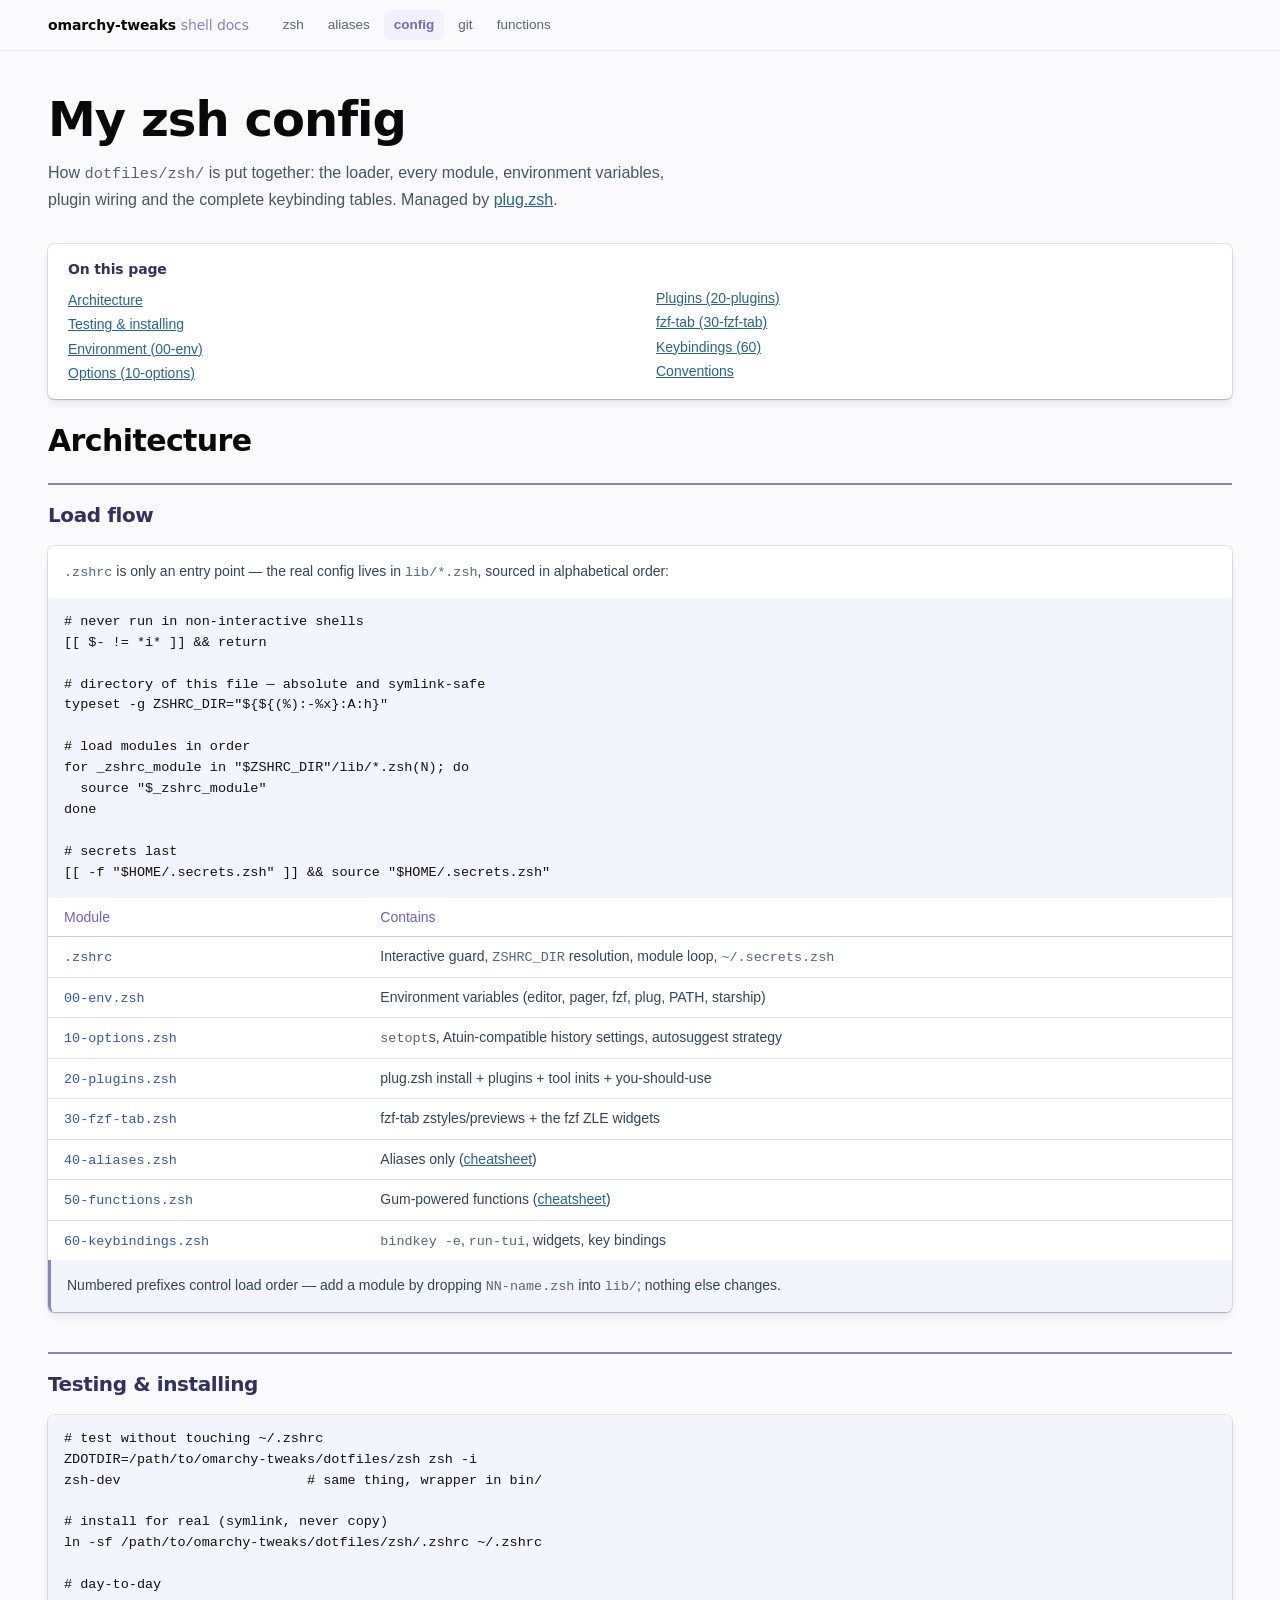
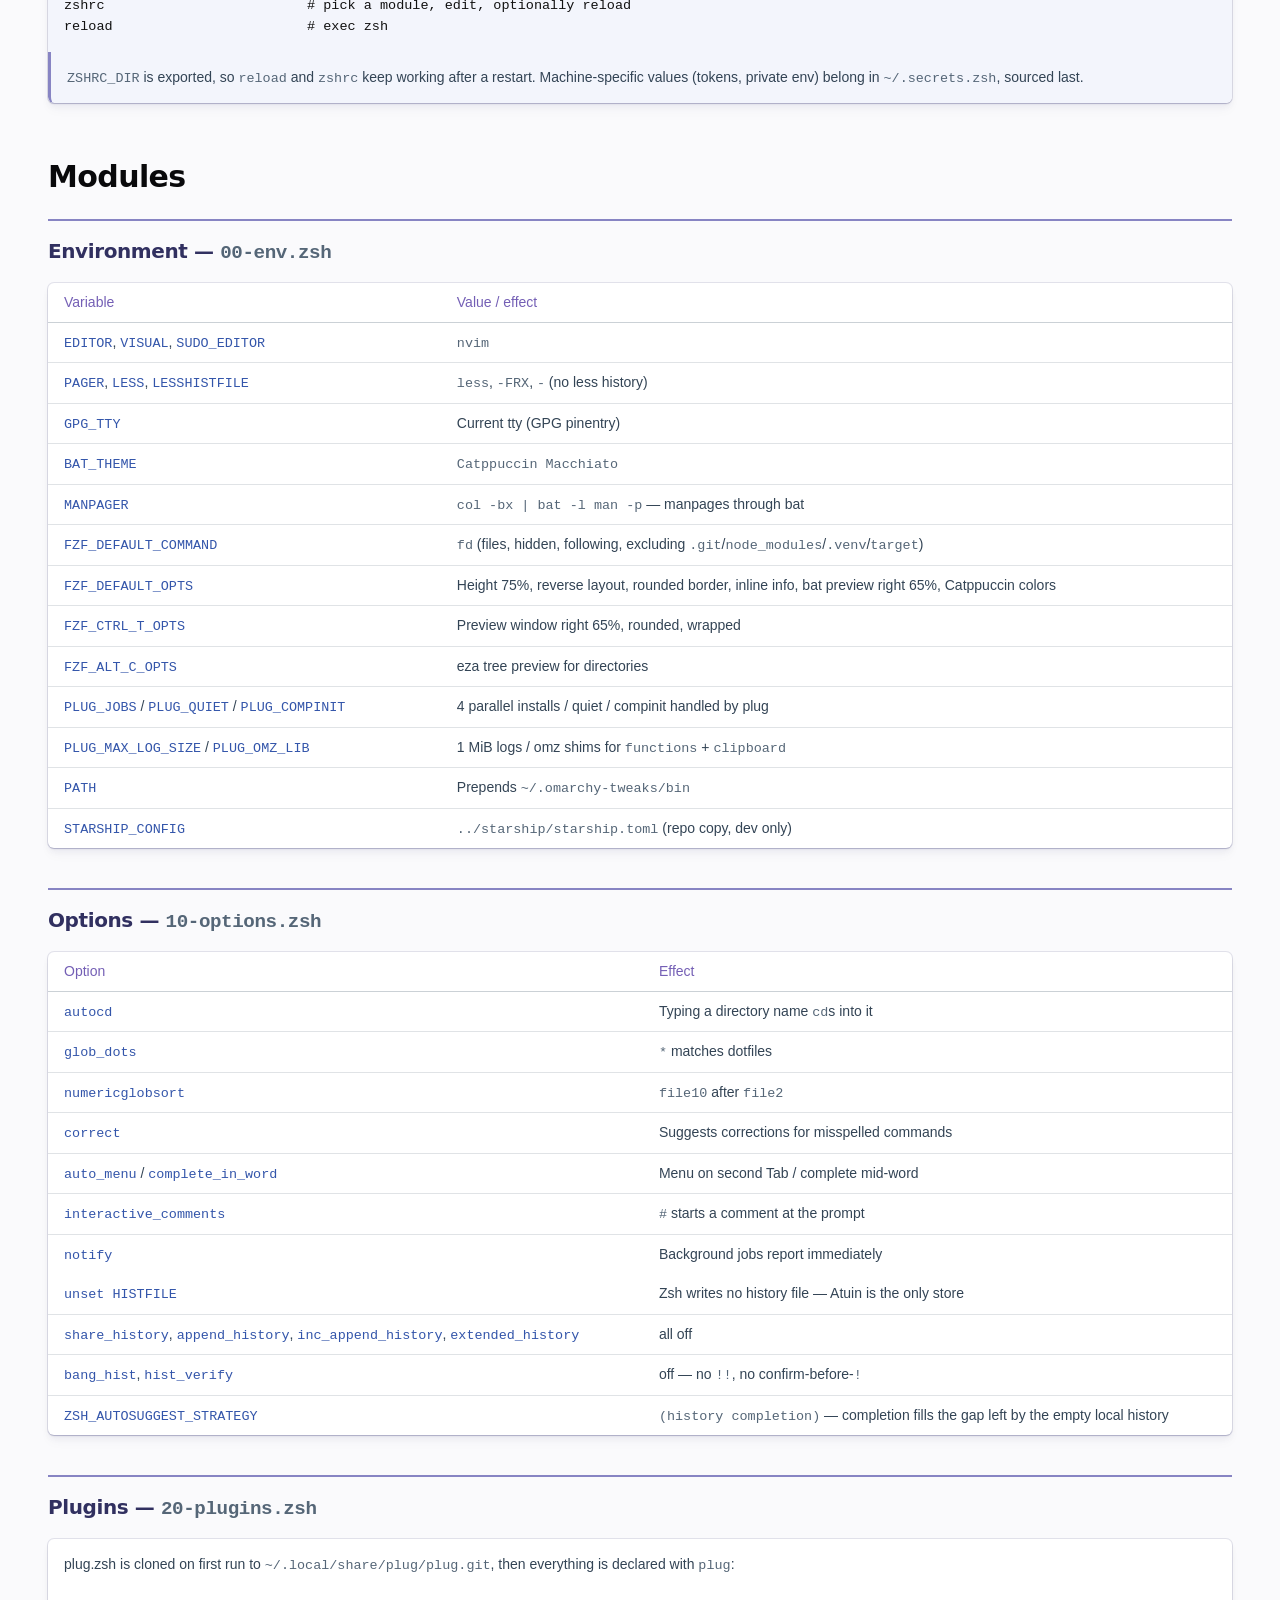
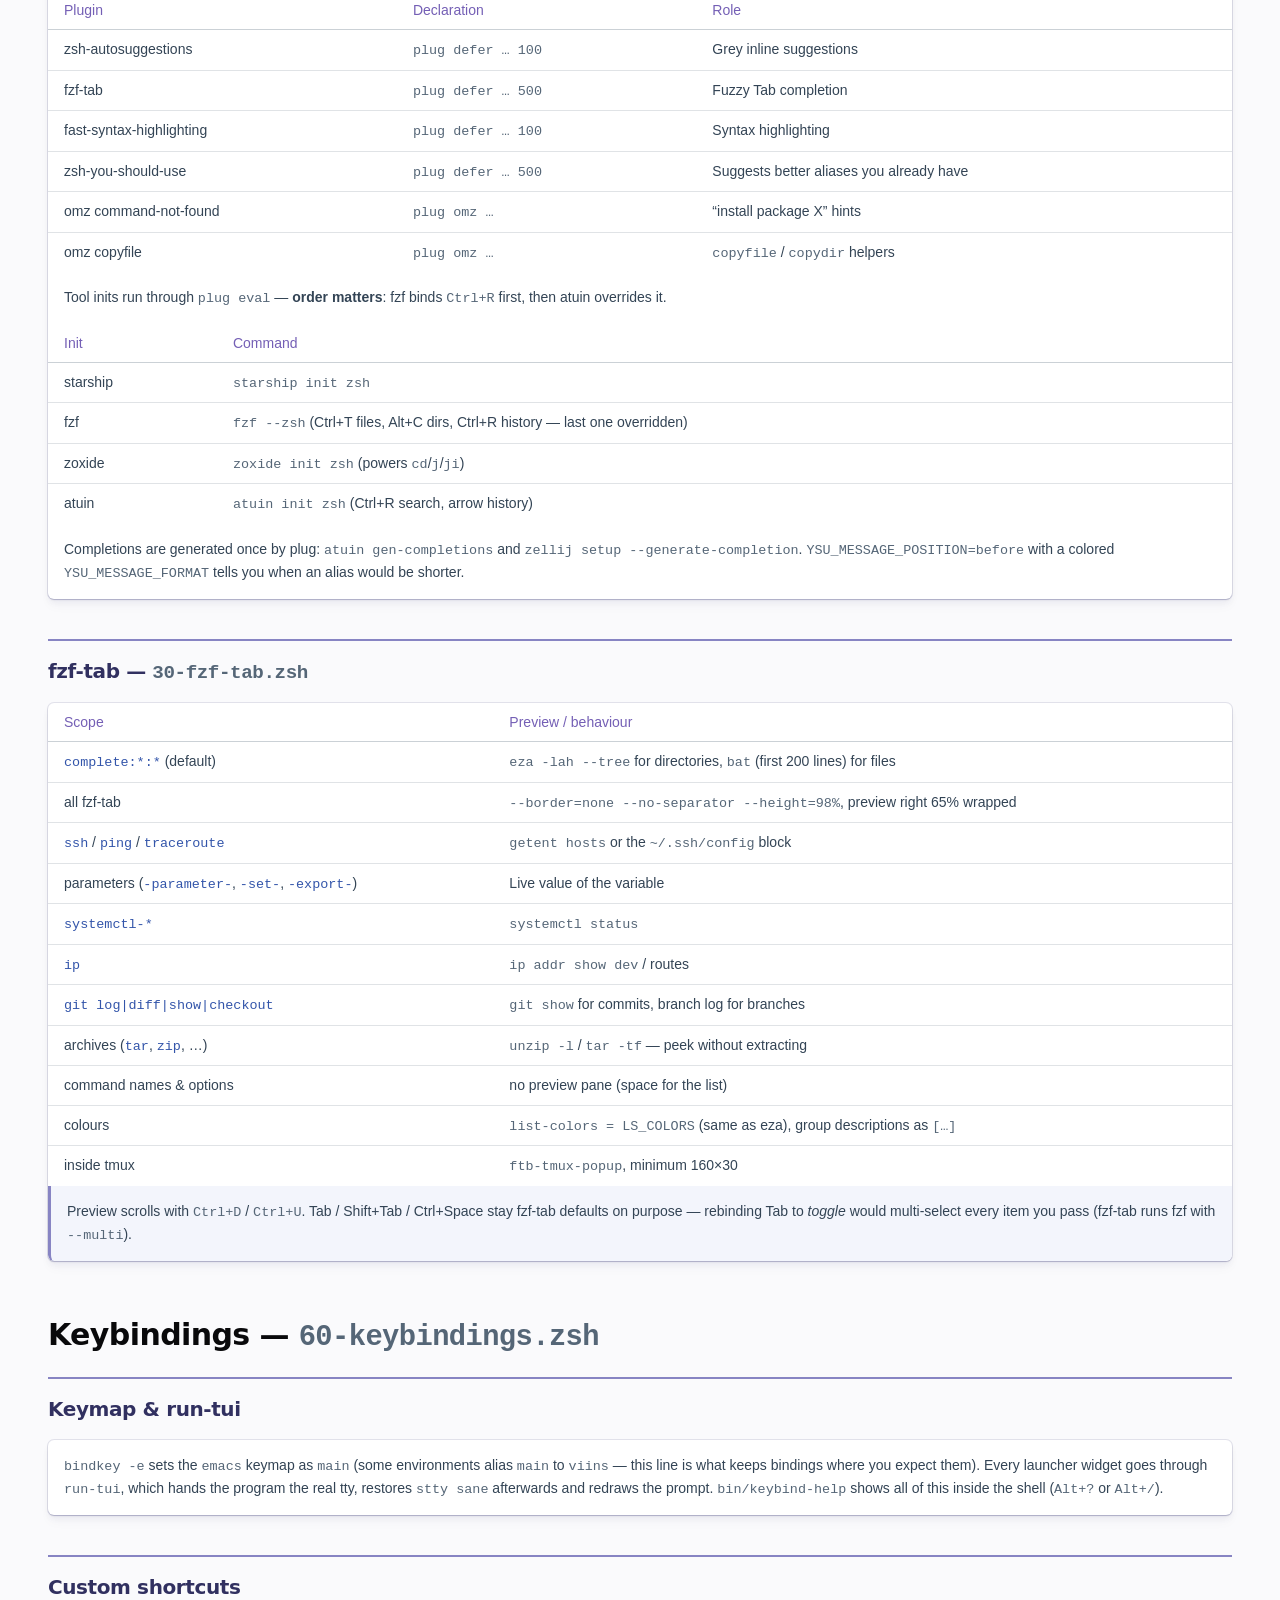
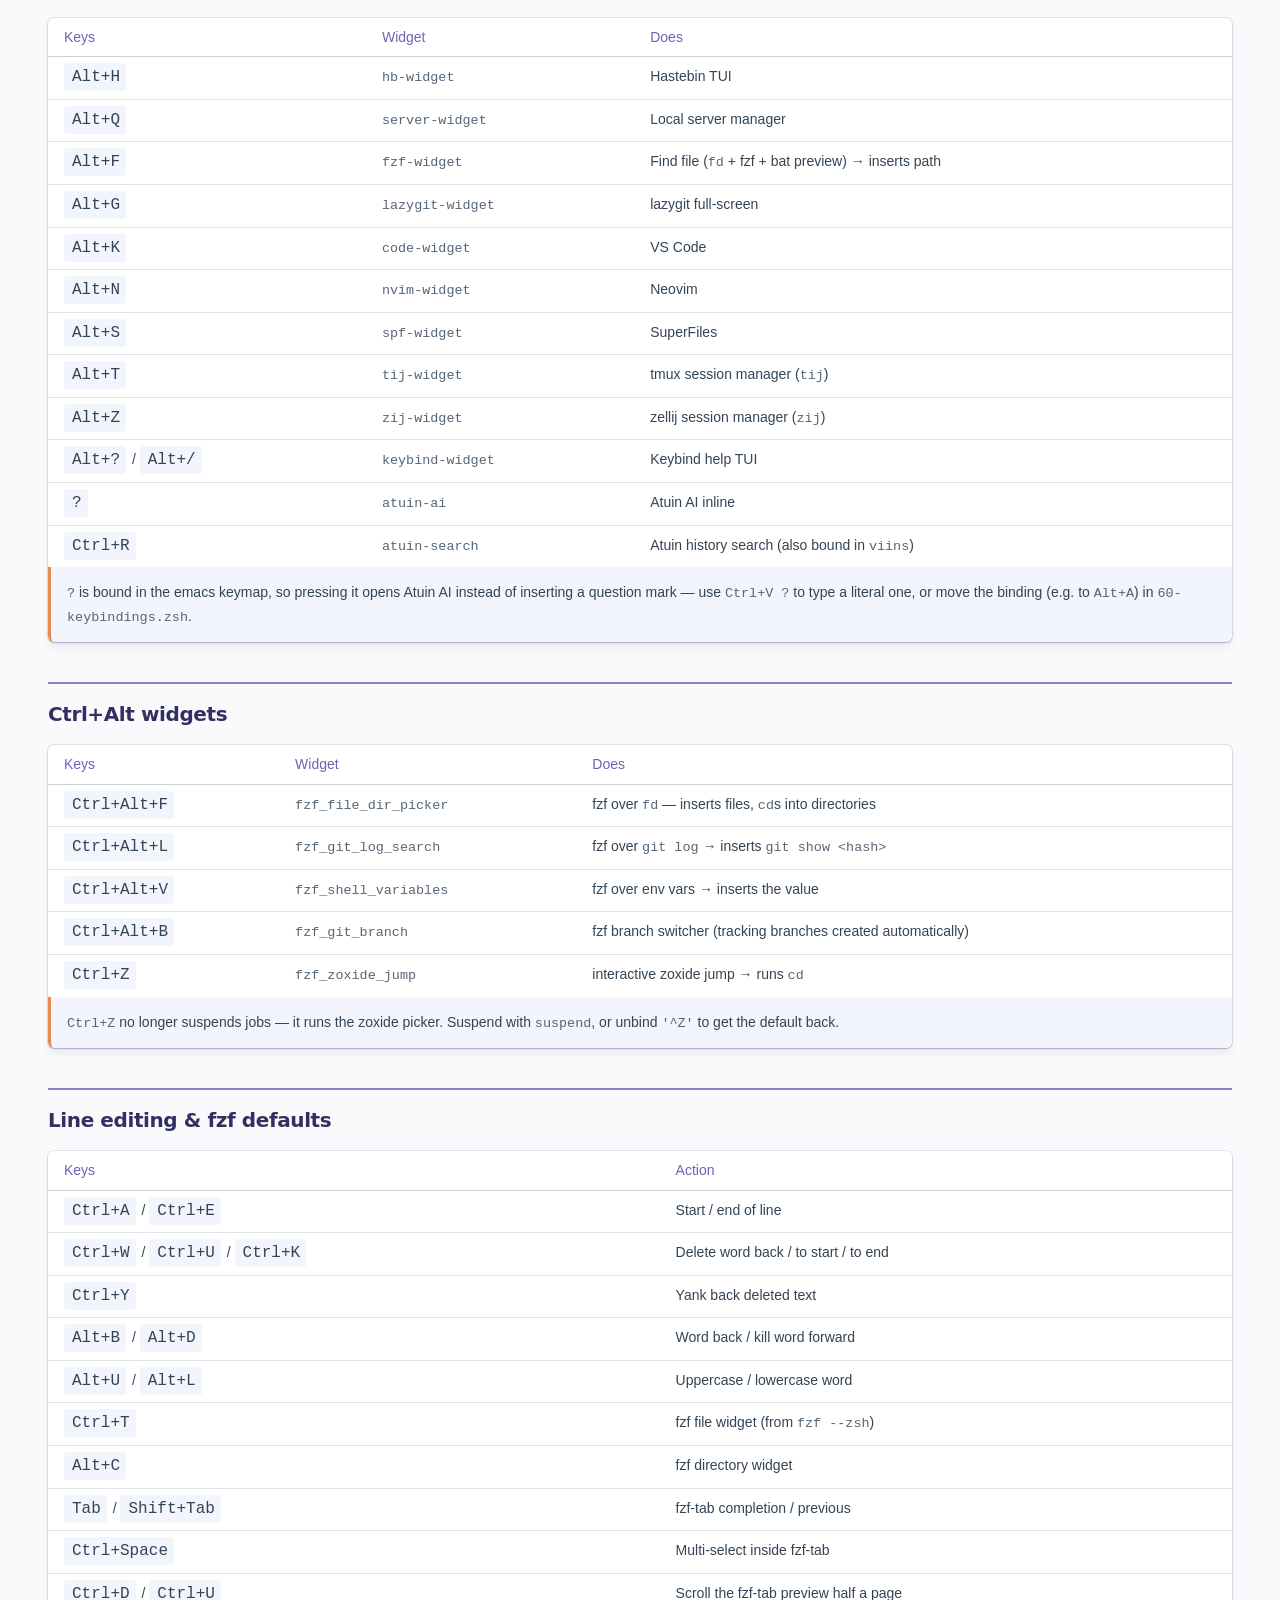
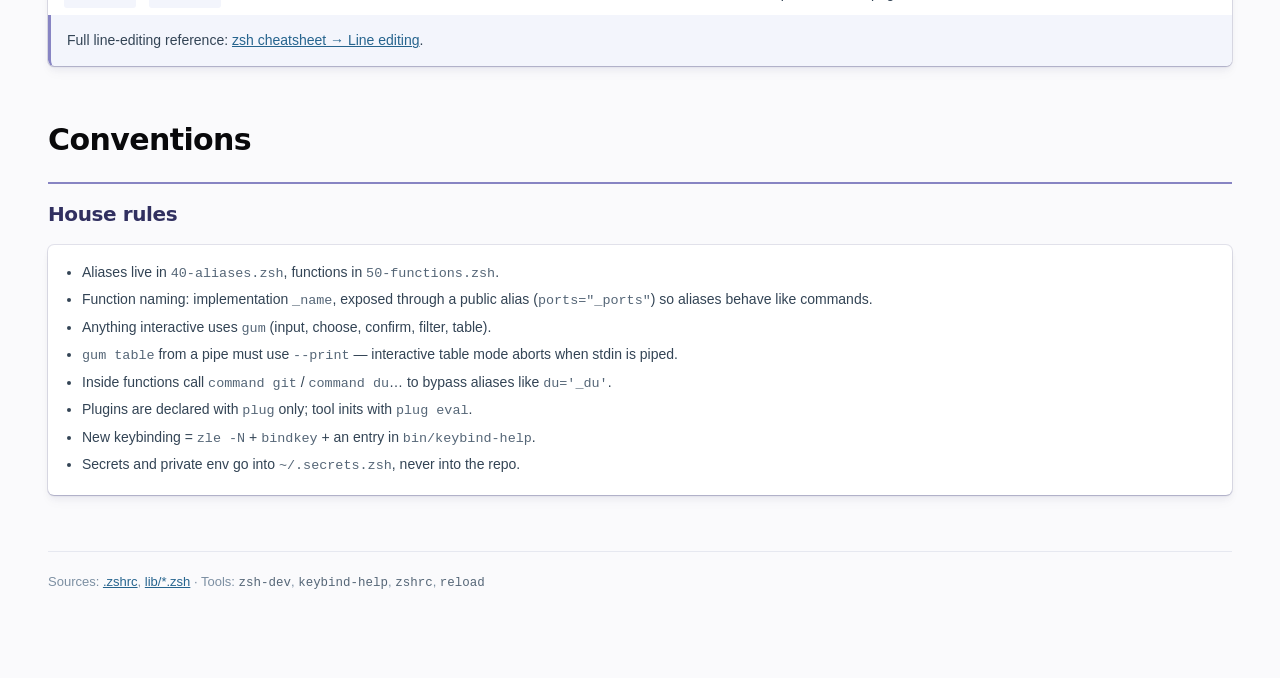
<file: docs/zsh-config.html>
<!doctype html>
<html lang="en">
<head>
  <meta charset="utf-8">
  <meta name="viewport" content="width=device-width, initial-scale=1">
  <title>my zsh config — omarchy-tweaks</title>
  <link rel="stylesheet" href="assets/style.css">
</head>
<body>
  <nav class="topnav">
    <div class="nav-inner">
      <a class="brand" href="index.html">omarchy-tweaks <span>shell docs</span></a>
      <div class="nav-links">
        <a href="zsh-cheatsheet.html">zsh</a>
        <a href="aliases.html">aliases</a>
        <a class="active" aria-current="page" href="zsh-config.html">config</a>
        <a href="git-cheatsheet.html">git</a>
        <a href="functions.html">functions</a>
      </div>
    </div>
  </nav>

  <div class="sheet">
    <header class="page-head">
      <h1>My <span class="title">zsh config</span></h1>
      <p class="lede">
        How <code>dotfiles/zsh/</code> is put together: the loader, every module,
        environment variables, plugin wiring and the complete keybinding tables.
        Managed by <a href="https://github.com/Armoghan-ul-Mohmin/plug">plug.zsh</a>.
      </p>
    </header>

    <nav class="toc" aria-label="On this page">
      <strong>On this page</strong>
      <ul>
        <li><a href="#architecture">Architecture</a></li>
        <li><a href="#testing">Testing &amp; installing</a></li>
        <li><a href="#environment">Environment (00-env)</a></li>
        <li><a href="#options">Options (10-options)</a></li>
        <li><a href="#plugins">Plugins (20-plugins)</a></li>
        <li><a href="#fzf-tab">fzf-tab (30-fzf-tab)</a></li>
        <li><a href="#keybindings">Keybindings (60)</a></li>
        <li><a href="#conventions">Conventions</a></li>
      </ul>
    </nav>

    <main class="post-content">
      <section class="h2-section">
        <h2 id="architecture">Architecture<a class="anchor" href="#architecture">#</a></h2>
        <div class="body h3-section-list">

          <section class="h3-section">
            <h3 id="load-flow">Load flow<a class="anchor" href="#load-flow">#</a></h3>
            <div class="body">
              <p>
                <code>.zshrc</code> is only an entry point — the real config lives in
                <code>lib/*.zsh</code>, sourced in alphabetical order:
              </p>
              <pre><code># never run in non-interactive shells
[[ $- != *i* ]] &amp;&amp; return

# directory of this file — absolute and symlink-safe
typeset -g ZSHRC_DIR="${${(%):-%x}:A:h}"

# load modules in order
for _zshrc_module in "$ZSHRC_DIR"/lib/*.zsh(N); do
  source "$_zshrc_module"
done

# secrets last
[[ -f "$HOME/.secrets.zsh" ]] &amp;&amp; source "$HOME/.secrets.zsh"</code></pre>
              <table class="-headers">
                <thead><tr><th>Module</th><th>Contains</th></tr></thead>
                <tbody>
                  <tr><td><code>.zshrc</code></td><td>Interactive guard, <code>ZSHRC_DIR</code> resolution, module loop, <code>~/.secrets.zsh</code></td></tr>
                  <tr><td><code>00-env.zsh</code></td><td>Environment variables (editor, pager, fzf, plug, PATH, starship)</td></tr>
                  <tr><td><code>10-options.zsh</code></td><td><code>setopt</code>s, Atuin-compatible history settings, autosuggest strategy</td></tr>
                  <tr><td><code>20-plugins.zsh</code></td><td>plug.zsh install + plugins + tool inits + you-should-use</td></tr>
                  <tr><td><code>30-fzf-tab.zsh</code></td><td>fzf-tab zstyles/previews + the fzf ZLE widgets</td></tr>
                  <tr><td><code>40-aliases.zsh</code></td><td>Aliases only (<a href="aliases.html">cheatsheet</a>)</td></tr>
                  <tr><td><code>50-functions.zsh</code></td><td>Gum-powered functions (<a href="functions.html">cheatsheet</a>)</td></tr>
                  <tr><td><code>60-keybindings.zsh</code></td><td><code>bindkey -e</code>, <code>run-tui</code>, widgets, key bindings</td></tr>
                </tbody>
              </table>
              <p class="note">
                Numbered prefixes control load order — add a module by dropping
                <code>NN-name.zsh</code> into <code>lib/</code>; nothing else changes.
              </p>
            </div>
          </section>

          <section class="h3-section">
            <h3 id="testing">Testing &amp; installing<a class="anchor" href="#testing">#</a></h3>
            <div class="body">
              <pre><code># test without touching ~/.zshrc
ZDOTDIR=/path/to/omarchy-tweaks/dotfiles/zsh zsh -i
zsh-dev                       # same thing, wrapper in bin/

# install for real (symlink, never copy)
ln -sf /path/to/omarchy-tweaks/dotfiles/zsh/.zshrc ~/.zshrc

# day-to-day
zshrc                         # pick a module, edit, optionally reload
reload                        # exec zsh</code></pre>
              <p class="note">
                <code>ZSHRC_DIR</code> is exported, so <code>reload</code> and
                <code>zshrc</code> keep working after a restart. Machine-specific values
                (tokens, private env) belong in <code>~/.secrets.zsh</code>, sourced last.
              </p>
            </div>
          </section>

        </div>
      </section>

      <section class="h2-section">
        <h2 id="modules">Modules<a class="anchor" href="#modules">#</a></h2>
        <div class="body h3-section-list">

          <section class="h3-section">
            <h3 id="environment">Environment — <code>00-env.zsh</code><a class="anchor" href="#environment">#</a></h3>
            <div class="body">
              <table class="-headers">
                <thead><tr><th>Variable</th><th>Value / effect</th></tr></thead>
                <tbody>
                  <tr><td><code>EDITOR</code>, <code>VISUAL</code>, <code>SUDO_EDITOR</code></td><td><code>nvim</code></td></tr>
                  <tr><td><code>PAGER</code>, <code>LESS</code>, <code>LESSHISTFILE</code></td><td><code>less</code>, <code>-FRX</code>, <code>-</code> (no less history)</td></tr>
                  <tr><td><code>GPG_TTY</code></td><td>Current tty (GPG pinentry)</td></tr>
                  <tr><td><code>BAT_THEME</code></td><td><code>Catppuccin Macchiato</code></td></tr>
                  <tr><td><code>MANPAGER</code></td><td><code>col -bx | bat -l man -p</code> — manpages through bat</td></tr>
                  <tr><td><code>FZF_DEFAULT_COMMAND</code></td><td><code>fd</code> (files, hidden, following, excluding <code>.git</code>/<code>node_modules</code>/<code>.venv</code>/<code>target</code>)</td></tr>
                  <tr><td><code>FZF_DEFAULT_OPTS</code></td><td>Height 75%, reverse layout, rounded border, inline info, bat preview right 65%, Catppuccin colors</td></tr>
                  <tr><td><code>FZF_CTRL_T_OPTS</code></td><td>Preview window right 65%, rounded, wrapped</td></tr>
                  <tr><td><code>FZF_ALT_C_OPTS</code></td><td>eza tree preview for directories</td></tr>
                  <tr><td><code>PLUG_JOBS</code> / <code>PLUG_QUIET</code> / <code>PLUG_COMPINIT</code></td><td>4 parallel installs / quiet / compinit handled by plug</td></tr>
                  <tr><td><code>PLUG_MAX_LOG_SIZE</code> / <code>PLUG_OMZ_LIB</code></td><td>1 MiB logs / omz shims for <code>functions</code> + <code>clipboard</code></td></tr>
                  <tr><td><code>PATH</code></td><td>Prepends <code>~/.omarchy-tweaks/bin</code></td></tr>
                  <tr><td><code>STARSHIP_CONFIG</code></td><td><code>../starship/starship.toml</code> (repo copy, dev only)</td></tr>
                </tbody>
              </table>
            </div>
          </section>

          <section class="h3-section">
            <h3 id="options">Options — <code>10-options.zsh</code><a class="anchor" href="#options">#</a></h3>
            <div class="body">
              <table class="-headers">
                <thead><tr><th>Option</th><th>Effect</th></tr></thead>
                <tbody>
                  <tr><td><code>autocd</code></td><td>Typing a directory name <code>cd</code>s into it</td></tr>
                  <tr><td><code>glob_dots</code></td><td><code>*</code> matches dotfiles</td></tr>
                  <tr><td><code>numericglobsort</code></td><td><code>file10</code> after <code>file2</code></td></tr>
                  <tr><td><code>correct</code></td><td>Suggests corrections for misspelled commands</td></tr>
                  <tr><td><code>auto_menu</code> / <code>complete_in_word</code></td><td>Menu on second Tab / complete mid-word</td></tr>
                  <tr><td><code>interactive_comments</code></td><td><code>#</code> starts a comment at the prompt</td></tr>
                  <tr><td><code>notify</code></td><td>Background jobs report immediately</td></tr>
                </tbody>
                <tbody>
                  <tr><td><code>unset HISTFILE</code></td><td>Zsh writes no history file — Atuin is the only store</td></tr>
                  <tr><td><code>share_history</code>, <code>append_history</code>, <code>inc_append_history</code>, <code>extended_history</code></td><td>all off</td></tr>
                  <tr><td><code>bang_hist</code>, <code>hist_verify</code></td><td>off — no <code>!!</code>, no confirm-before-<code>!</code></td></tr>
                  <tr><td><code>ZSH_AUTOSUGGEST_STRATEGY</code></td><td><code>(history completion)</code> — completion fills the gap left by the empty local history</td></tr>
                </tbody>
              </table>
            </div>
          </section>

          <section class="h3-section">
            <h3 id="plugins">Plugins — <code>20-plugins.zsh</code><a class="anchor" href="#plugins">#</a></h3>
            <div class="body">
              <p>
                plug.zsh is cloned on first run to
                <code>~/.local/share/plug/plug.git</code>, then everything is declared with
                <code>plug</code>:
              </p>
              <table class="-headers">
                <thead><tr><th>Plugin</th><th>Declaration</th><th>Role</th></tr></thead>
                <tbody>
                  <tr><td>zsh-autosuggestions</td><td><code>plug defer … 100</code></td><td>Grey inline suggestions</td></tr>
                  <tr><td>fzf-tab</td><td><code>plug defer … 500</code></td><td>Fuzzy Tab completion</td></tr>
                  <tr><td>fast-syntax-highlighting</td><td><code>plug defer … 100</code></td><td>Syntax highlighting</td></tr>
                  <tr><td>zsh-you-should-use</td><td><code>plug defer … 500</code></td><td>Suggests better aliases you already have</td></tr>
                  <tr><td>omz command-not-found</td><td><code>plug omz …</code></td><td>“install package X” hints</td></tr>
                  <tr><td>omz copyfile</td><td><code>plug omz …</code></td><td><code>copyfile</code> / <code>copydir</code> helpers</td></tr>
                </tbody>
              </table>
              <p>
                Tool inits run through <code>plug eval</code> — <strong>order matters</strong>:
                fzf binds <code>Ctrl+R</code> first, then atuin overrides it.
              </p>
              <table class="-headers">
                <thead><tr><th>Init</th><th>Command</th></tr></thead>
                <tbody>
                  <tr><td>starship</td><td><code>starship init zsh</code></td></tr>
                  <tr><td>fzf</td><td><code>fzf --zsh</code> (Ctrl+T files, Alt+C dirs, Ctrl+R history — last one overridden)</td></tr>
                  <tr><td>zoxide</td><td><code>zoxide init zsh</code> (powers <code>cd</code>/<code>j</code>/<code>ji</code>)</td></tr>
                  <tr><td>atuin</td><td><code>atuin init zsh</code> (Ctrl+R search, arrow history)</td></tr>
                </tbody>
              </table>
              <p>
                Completions are generated once by plug: <code>atuin gen-completions</code>
                and <code>zellij setup --generate-completion</code>.
                <code>YSU_MESSAGE_POSITION=before</code> with a colored
                <code>YSU_MESSAGE_FORMAT</code> tells you when an alias would be shorter.
              </p>
            </div>
          </section>

          <section class="h3-section">
            <h3 id="fzf-tab">fzf-tab — <code>30-fzf-tab.zsh</code><a class="anchor" href="#fzf-tab">#</a></h3>
            <div class="body">
              <table class="-headers">
                <thead><tr><th>Scope</th><th>Preview / behaviour</th></tr></thead>
                <tbody>
                  <tr><td><code>complete:*:*</code> (default)</td><td><code>eza -lah --tree</code> for directories, <code>bat</code> (first 200 lines) for files</td></tr>
                  <tr><td>all fzf-tab</td><td><code>--border=none --no-separator --height=98%</code>, preview right 65% wrapped</td></tr>
                  <tr><td><code>ssh</code> / <code>ping</code> / <code>traceroute</code></td><td><code>getent hosts</code> or the <code>~/.ssh/config</code> block</td></tr>
                  <tr><td>parameters (<code>-parameter-</code>, <code>-set-</code>, <code>-export-</code>)</td><td>Live value of the variable</td></tr>
                  <tr><td><code>systemctl-*</code></td><td><code>systemctl status</code></td></tr>
                  <tr><td><code>ip</code></td><td><code>ip addr show dev</code> / routes</td></tr>
                  <tr><td><code>git log|diff|show|checkout</code></td><td><code>git show</code> for commits, branch log for branches</td></tr>
                  <tr><td>archives (<code>tar</code>, <code>zip</code>, …)</td><td><code>unzip -l</code> / <code>tar -tf</code> — peek without extracting</td></tr>
                  <tr><td>command names &amp; options</td><td>no preview pane (space for the list)</td></tr>
                  <tr><td>colours</td><td><code>list-colors = LS_COLORS</code> (same as eza), group descriptions as <code>[…]</code></td></tr>
                  <tr><td>inside tmux</td><td><code>ftb-tmux-popup</code>, minimum 160×30</td></tr>
                </tbody>
              </table>
              <p class="note">
                Preview scrolls with <code>Ctrl+D</code> / <code>Ctrl+U</code>.
                Tab / Shift+Tab / Ctrl+Space stay fzf-tab defaults on purpose —
                rebinding Tab to <em>toggle</em> would multi-select every item you pass
                (fzf-tab runs fzf with <code>--multi</code>).
              </p>
            </div>
          </section>

        </div>
      </section>

      <section class="h2-section">
        <h2 id="keybindings">Keybindings — <code>60-keybindings.zsh</code><a class="anchor" href="#keybindings">#</a></h2>
        <div class="body h3-section-list">

          <section class="h3-section">
            <h3 id="keymap">Keymap &amp; run-tui<a class="anchor" href="#keymap">#</a></h3>
            <div class="body">
              <p>
                <code>bindkey -e</code> sets the <code>emacs</code> keymap as <code>main</code>
                (some environments alias <code>main</code> to <code>viins</code> — this line is
                what keeps bindings where you expect them). Every launcher widget goes through
                <code>run-tui</code>, which hands the program the real tty, restores
                <code>stty sane</code> afterwards and redraws the prompt.
                <code>bin/keybind-help</code> shows all of this inside the shell
                (<code>Alt+?</code> or <code>Alt+/</code>).
              </p>
            </div>
          </section>

          <section class="h3-section">
            <h3 id="custom">Custom shortcuts<a class="anchor" href="#custom">#</a></h3>
            <div class="body">
              <table class="-shortcuts -headers">
                <thead><tr><th>Keys</th><th>Widget</th><th>Does</th></tr></thead>
                <tbody>
                  <tr><td><code>Alt+H</code></td><td><code>hb-widget</code></td><td>Hastebin TUI</td></tr>
                  <tr><td><code>Alt+Q</code></td><td><code>server-widget</code></td><td>Local server manager</td></tr>
                  <tr><td><code>Alt+F</code></td><td><code>fzf-widget</code></td><td>Find file (<code>fd</code> + fzf + bat preview) → inserts path</td></tr>
                  <tr><td><code>Alt+G</code></td><td><code>lazygit-widget</code></td><td>lazygit full-screen</td></tr>
                  <tr><td><code>Alt+K</code></td><td><code>code-widget</code></td><td>VS Code</td></tr>
                  <tr><td><code>Alt+N</code></td><td><code>nvim-widget</code></td><td>Neovim</td></tr>
                  <tr><td><code>Alt+S</code></td><td><code>spf-widget</code></td><td>SuperFiles</td></tr>
                  <tr><td><code>Alt+T</code></td><td><code>tij-widget</code></td><td>tmux session manager (<code>tij</code>)</td></tr>
                  <tr><td><code>Alt+Z</code></td><td><code>zij-widget</code></td><td>zellij session manager (<code>zij</code>)</td></tr>
                  <tr><td><code>Alt+?</code> / <code>Alt+/</code></td><td><code>keybind-widget</code></td><td>Keybind help TUI</td></tr>
                  <tr><td><code>?</code></td><td><code>atuin-ai</code></td><td>Atuin AI inline</td></tr>
                  <tr><td><code>Ctrl+R</code></td><td><code>atuin-search</code></td><td>Atuin history search (also bound in <code>viins</code>)</td></tr>
                </tbody>
              </table>
              <p class="note warn">
                <code>?</code> is bound in the emacs keymap, so pressing it opens
                Atuin AI instead of inserting a question mark — use
                <code>Ctrl+V ?</code> to type a literal one, or move the binding
                (e.g. to <code>Alt+A</code>) in <code>60-keybindings.zsh</code>.
              </p>
            </div>
          </section>

          <section class="h3-section">
            <h3 id="ctrl-alt">Ctrl+Alt widgets<a class="anchor" href="#ctrl-alt">#</a></h3>
            <div class="body">
              <table class="-shortcuts -headers">
                <thead><tr><th>Keys</th><th>Widget</th><th>Does</th></tr></thead>
                <tbody>
                  <tr><td><code>Ctrl+Alt+F</code></td><td><code>fzf_file_dir_picker</code></td><td>fzf over <code>fd</code> — inserts files, <code>cd</code>s into directories</td></tr>
                  <tr><td><code>Ctrl+Alt+L</code></td><td><code>fzf_git_log_search</code></td><td>fzf over <code>git log</code> → inserts <code>git show &lt;hash&gt;</code></td></tr>
                  <tr><td><code>Ctrl+Alt+V</code></td><td><code>fzf_shell_variables</code></td><td>fzf over env vars → inserts the value</td></tr>
                  <tr><td><code>Ctrl+Alt+B</code></td><td><code>fzf_git_branch</code></td><td>fzf branch switcher (tracking branches created automatically)</td></tr>
                  <tr><td><code>Ctrl+Z</code></td><td><code>fzf_zoxide_jump</code></td><td>interactive zoxide jump → runs <code>cd</code></td></tr>
                </tbody>
              </table>
              <p class="note warn">
                <code>Ctrl+Z</code> no longer suspends jobs — it runs the zoxide picker.
                Suspend with <code>suspend</code>, or unbind <code>'^Z'</code> to get the
                default back.
              </p>
            </div>
          </section>

          <section class="h3-section">
            <h3 id="defaults">Line editing &amp; fzf defaults<a class="anchor" href="#defaults">#</a></h3>
            <div class="body">
              <table class="-shortcuts -headers">
                <thead><tr><th>Keys</th><th>Action</th></tr></thead>
                <tbody>
                  <tr><td><code>Ctrl+A</code> / <code>Ctrl+E</code></td><td>Start / end of line</td></tr>
                  <tr><td><code>Ctrl+W</code> / <code>Ctrl+U</code> / <code>Ctrl+K</code></td><td>Delete word back / to start / to end</td></tr>
                  <tr><td><code>Ctrl+Y</code></td><td>Yank back deleted text</td></tr>
                  <tr><td><code>Alt+B</code> / <code>Alt+D</code></td><td>Word back / kill word forward</td></tr>
                  <tr><td><code>Alt+U</code> / <code>Alt+L</code></td><td>Uppercase / lowercase word</td></tr>
                  <tr><td><code>Ctrl+T</code></td><td>fzf file widget (from <code>fzf --zsh</code>)</td></tr>
                  <tr><td><code>Alt+C</code></td><td>fzf directory widget</td></tr>
                  <tr><td><code>Tab</code> / <code>Shift+Tab</code></td><td>fzf-tab completion / previous</td></tr>
                  <tr><td><code>Ctrl+Space</code></td><td>Multi-select inside fzf-tab</td></tr>
                  <tr><td><code>Ctrl+D</code> / <code>Ctrl+U</code></td><td>Scroll the fzf-tab preview half a page</td></tr>
                </tbody>
              </table>
              <p class="note">
                Full line-editing reference: <a href="zsh-cheatsheet.html#line-editing">zsh cheatsheet → Line editing</a>.
              </p>
            </div>
          </section>

        </div>
      </section>

      <section class="h2-section">
        <h2 id="conventions">Conventions<a class="anchor" href="#conventions">#</a></h2>
        <div class="body h3-section-list">
          <section class="h3-section">
            <h3 id="house-rules">House rules<a class="anchor" href="#house-rules">#</a></h3>
            <div class="body">
              <ul>
                <li>Aliases live in <code>40-aliases.zsh</code>, functions in <code>50-functions.zsh</code>.</li>
                <li>Function naming: implementation <code>_name</code>, exposed through a public alias (<code>ports="_ports"</code>) so aliases behave like commands.</li>
                <li>Anything interactive uses <code>gum</code> (input, choose, confirm, filter, table).</li>
                <li><code>gum table</code> from a pipe must use <code>--print</code> — interactive table mode aborts when stdin is piped.</li>
                <li>Inside functions call <code>command git</code> / <code>command du</code>… to bypass aliases like <code>du='_du'</code>.</li>
                <li>Plugins are declared with <code>plug</code> only; tool inits with <code>plug eval</code>.</li>
                <li>New keybinding = <code>zle -N</code> + <code>bindkey</code> + an entry in <code>bin/keybind-help</code>.</li>
                <li>Secrets and private env go into <code>~/.secrets.zsh</code>, never into the repo.</li>
              </ul>
            </div>
          </section>
        </div>
      </section>
    </main>

    <footer class="page-foot">
      <p>Sources: <a href="../dotfiles/zsh/.zshrc">.zshrc</a>,
         <a href="../dotfiles/zsh/lib/">lib/*.zsh</a> ·
         Tools: <code>zsh-dev</code>, <code>keybind-help</code>,
         <code>zshrc</code>, <code>reload</code></p>
    </footer>
  </div>
</body>
</html>
</file>
<file: docs/assets/style.css>
/* omarchy-tweaks shell docs — devhints-inspired stylesheet */

* { box-sizing: border-box; }

html { scroll-behavior: smooth; }

body {
  background: #fafafc;
  font-family: -apple-system, BlinkMacSystemFont, "Segoe UI", Roboto, Oxygen,
    Ubuntu, Cantarell, "Fira Sans", "Droid Sans", "Helvetica Neue", sans-serif;
  font-size: 14px;
  line-height: 1.6;
  color: #345;
  margin: 0;
}

a { color: #26648e; }
a:visited { color: #15234d; }
a:hover { color: #3ac1cb; }

/* ── Top navigation ─────────────────────────────────────────── */

.topnav {
  position: sticky;
  top: 0;
  z-index: 20;
  background: rgba(250, 250, 252, .92);
  backdrop-filter: blur(8px);
  border-bottom: 1px solid #e6e8f0;
}

.nav-inner {
  max-width: 1232px;
  margin: 0 auto;
  padding: 10px 24px;
  display: flex;
  align-items: center;
  gap: 24px;
  flex-wrap: wrap;
}

.topnav .brand {
  font-family: ui-sans-serif, system-ui, sans-serif;
  font-weight: 800;
  letter-spacing: -.01em;
  color: #09090b;
  text-decoration: none;
  white-space: nowrap;
}

.topnav .brand span {
  font-weight: 500;
  color: #8784c3;
}

.topnav .brand:hover { color: #8784c3; }

.nav-links { display: flex; gap: 4px; flex-wrap: wrap; }

.nav-links a {
  text-decoration: none;
  color: #567;
  padding: 4px 10px;
  border-radius: 6px;
  font-size: 13.5px;
}

.nav-links a:hover {
  background: #f0f1f7;
  color: #26648e;
}

.nav-links a.active {
  background: #f3f0ff;
  color: #6f6bb7;
  font-weight: 600;
}

/* ── Page shell ─────────────────────────────────────────────── */

.sheet {
  max-width: 1232px;
  margin: 0 auto;
  padding: 40px 24px 80px;
}

.page-head { margin-bottom: 32px; }

.page-head h1 {
  font-family: ui-sans-serif, system-ui, sans-serif;
  font-weight: 800;
  letter-spacing: -.02em;
  font-size: 3rem;
  line-height: 1.2;
  color: #09090b;
  margin: 0 0 12px;
}

.page-head h1 .title { color: #09090b; }

.page-head .lede {
  font-size: 16px;
  max-width: 70ch;
  margin: 0;
  color: #456;
}

/* ── Table of contents ──────────────────────────────────────── */

.toc {
  background: #fff;
  border-radius: .375rem;
  box-shadow: 0 0 0 1px rgba(0, 0, 80, .1), 0 1px 1px rgba(0, 0, 80, .1),
    0 1.5px 3px -2px rgba(0, 0, 80, .3), 0 4px 6px rgba(0, 0, 80, .04),
    0 8px 12px -1px rgba(0, 0, 80, .03);
  padding: 14px 20px;
  margin: 0 0 8px;
}

.toc strong {
  display: block;
  font-family: ui-sans-serif, system-ui, sans-serif;
  letter-spacing: -.01em;
  color: #313060;
  margin-bottom: 6px;
}

.toc ul {
  list-style: none;
  margin: 0;
  padding: 0;
  columns: 2;
  column-gap: 32px;
}

.toc li { margin: 2px 0; break-inside: avoid; }

@media (max-width: 640px) { .toc ul { columns: 1; } }

/* ── Sections (h2 groups containing h3 cards) ───────────────── */

.h2-section { margin-top: 3.5rem; }
.h2-section:first-of-type { margin-top: 1.5rem; }

.h2-section > h2 {
  font-family: ui-sans-serif, system-ui, sans-serif;
  font-weight: 800;
  letter-spacing: -.02em;
  font-size: 1.875rem;
  line-height: 2.25rem;
  color: #09090b;
  scroll-margin-top: 4.5rem;
  margin: 0 0 1.25rem;
}

.h3-section { margin-bottom: 2.5rem; scroll-margin-top: 4.5rem; }

.h3-section > h3 {
  border-top: 2px solid #8784c3;
  color: #313060;
  font-family: ui-sans-serif, system-ui, sans-serif;
  font-weight: 800;
  letter-spacing: -.02em;
  font-size: 1.25rem;
  line-height: 1.75rem;
  padding-top: 1rem;
  margin: 0 0 1rem;
  scroll-margin-top: 4.5rem;
}

.h3-section > h3 .anchor,
.h2-section > h2 .anchor {
  margin-left: .5rem;
  font-size: 1.1rem;
  color: #8784c3;
  opacity: 0;
  text-decoration: none;
}

.h3-section > h3:hover .anchor,
.h2-section > h2:hover .anchor,
.h3-section > h3 .anchor:focus,
.h2-section > h2 .anchor:focus { opacity: 1; }

/* the white content card */
.h3-section > .body {
  background: #fff;
  border-radius: .375rem;
  box-shadow: 0 0 0 1px rgba(0, 0, 80, .1), 0 1px 1px rgba(0, 0, 80, .1),
    0 1.5px 3px -2px rgba(0, 0, 80, .3), 0 4px 6px rgba(0, 0, 80, .04),
    0 8px 12px -1px rgba(0, 0, 80, .03);
  overflow-x: auto;
}

.h3-section > .body > *:first-child {
  border-top-left-radius: .375rem;
  border-top-right-radius: .375rem;
}

.h3-section > .body > *:last-child {
  border-bottom-left-radius: .375rem;
  border-bottom-right-radius: .375rem;
}

/* ── Prose inside cards ─────────────────────────────────────── */

.h3-section > .body > p { margin: 0; padding: 14px 16px; }

.h3-section > .body > p + p { padding-top: 0; }

.h3-section > .body > ul { margin: 0; padding: 12px 16px 14px 34px; }

.h3-section > .body > ul > li { margin: 4px 0; }

.h3-section > .body > h4 {
  margin: 0;
  padding: 14px 16px 0;
  font-size: 14px;
  color: #313060;
}

.note {
  display: block;
  background: #f3f5fc;
  border-left: 3px solid #8784c3;
  padding: 10px 14px;
  margin: 0;
}

p.note { padding: 12px 16px; }

p.note + p.note, .note + p { padding-top: 12px; }

.note.warn { border-left-color: #e78a4f; }

/* ── Tables ─────────────────────────────────────────────────── */

table {
  width: 100%;
  border-collapse: collapse;
  font-size: 14px;
}

.h3-section > .body > table { display: table; }

table th, table td {
  padding: 8px 16px;
  vertical-align: top;
  text-align: left;
}

table thead th {
  font-weight: 400;
  color: #745fb5;
  border-bottom: 1px solid rgba(85, 102, 119, .3);
}

table tbody tr + tr { border-top: 1px solid rgba(85, 102, 119, .18); }

table td:first-child { white-space: nowrap; }

table td > code { font-size: .96em; }

table td:first-child > code { color: #35a; }

table em {
  font-style: normal;
  font-size: 12px;
  color: #567;
}

/* shortcut-style tables: chip in the first column */
table.-shortcuts td:first-child > code {
  font-size: 1rem;
  padding: 5px 6px 5px 8px;
  background: #f3f5fc;
  border-radius: 3px;
  margin-right: 2px;
  color: #345;
}

/* ── Code ───────────────────────────────────────────────────── */

code, pre {
  font-family: ui-monospace, "SFMono-Regular", Consolas, Menlo,
    "Liberation Mono", "Ubuntu Mono", "Courier New", monospace;
}

code { color: #567; font-size: .96em; }

.h3-section > .body > pre {
  margin: 0;
  padding: 14px 16px;
  background: #f3f5fc;
  overflow-x: auto;
  font-size: 13.5px;
  line-height: 1.55;
}

.h3-section > .body > pre code {
  color: #111;
  background: transparent;
  font-size: 1em;
}

pre { color: #111; }

/* ── Cards grid (index page) ────────────────────────────────── */

.card-grid {
  display: grid;
  grid-template-columns: repeat(auto-fill, minmax(320px, 1fr));
  gap: 20px;
  margin-top: 8px;
}

.card {
  display: block;
  background: #fff;
  border-radius: .375rem;
  padding: 18px 20px;
  text-decoration: none;
  color: inherit;
  box-shadow: 0 0 0 1px rgba(0, 0, 80, .1), 0 1px 1px rgba(0, 0, 80, .1),
    0 1.5px 3px -2px rgba(0, 0, 80, .3), 0 4px 6px rgba(0, 0, 80, .04),
    0 8px 12px -1px rgba(0, 0, 80, .03);
  transition: transform .08s ease, box-shadow .08s ease;
}

.card:hover {
  transform: translateY(-2px);
  box-shadow: 0 0 0 1px rgba(0, 0, 80, .12), 0 2px 2px rgba(0, 0, 80, .1),
    0 3px 6px -2px rgba(0, 0, 80, .3), 0 8px 12px -1px rgba(0, 0, 80, .06),
    0 16px 24px -4px rgba(0, 0, 80, .05);
  color: inherit;
}

.card h2 {
  font-family: ui-sans-serif, system-ui, sans-serif;
  font-weight: 800;
  letter-spacing: -.01em;
  font-size: 1.15rem;
  color: #313060;
  margin: 0 0 6px;
}

.card p { margin: 0; color: #567; font-size: 13.5px; }

.card .tag {
  display: inline-block;
  font-size: 11px;
  color: #8784c3;
  background: #f3f0ff;
  padding: 1px 8px;
  border-radius: 999px;
  margin-bottom: 8px;
}

/* ── Footer ─────────────────────────────────────────────────── */

.page-foot {
  margin-top: 56px;
  padding-top: 16px;
  border-top: 1px solid #e6e8f0;
  font-size: 13px;
  color: #7c8fa2;
}

.page-foot p { margin: 4px 0; }

/* ── Small screens ──────────────────────────────────────────── */

@media (max-width: 768px) {
  .page-head h1 { font-size: 2.25rem; }
  .sheet { padding-top: 24px; }
  table th, table td { padding: 7px 10px; }
}
</file>
